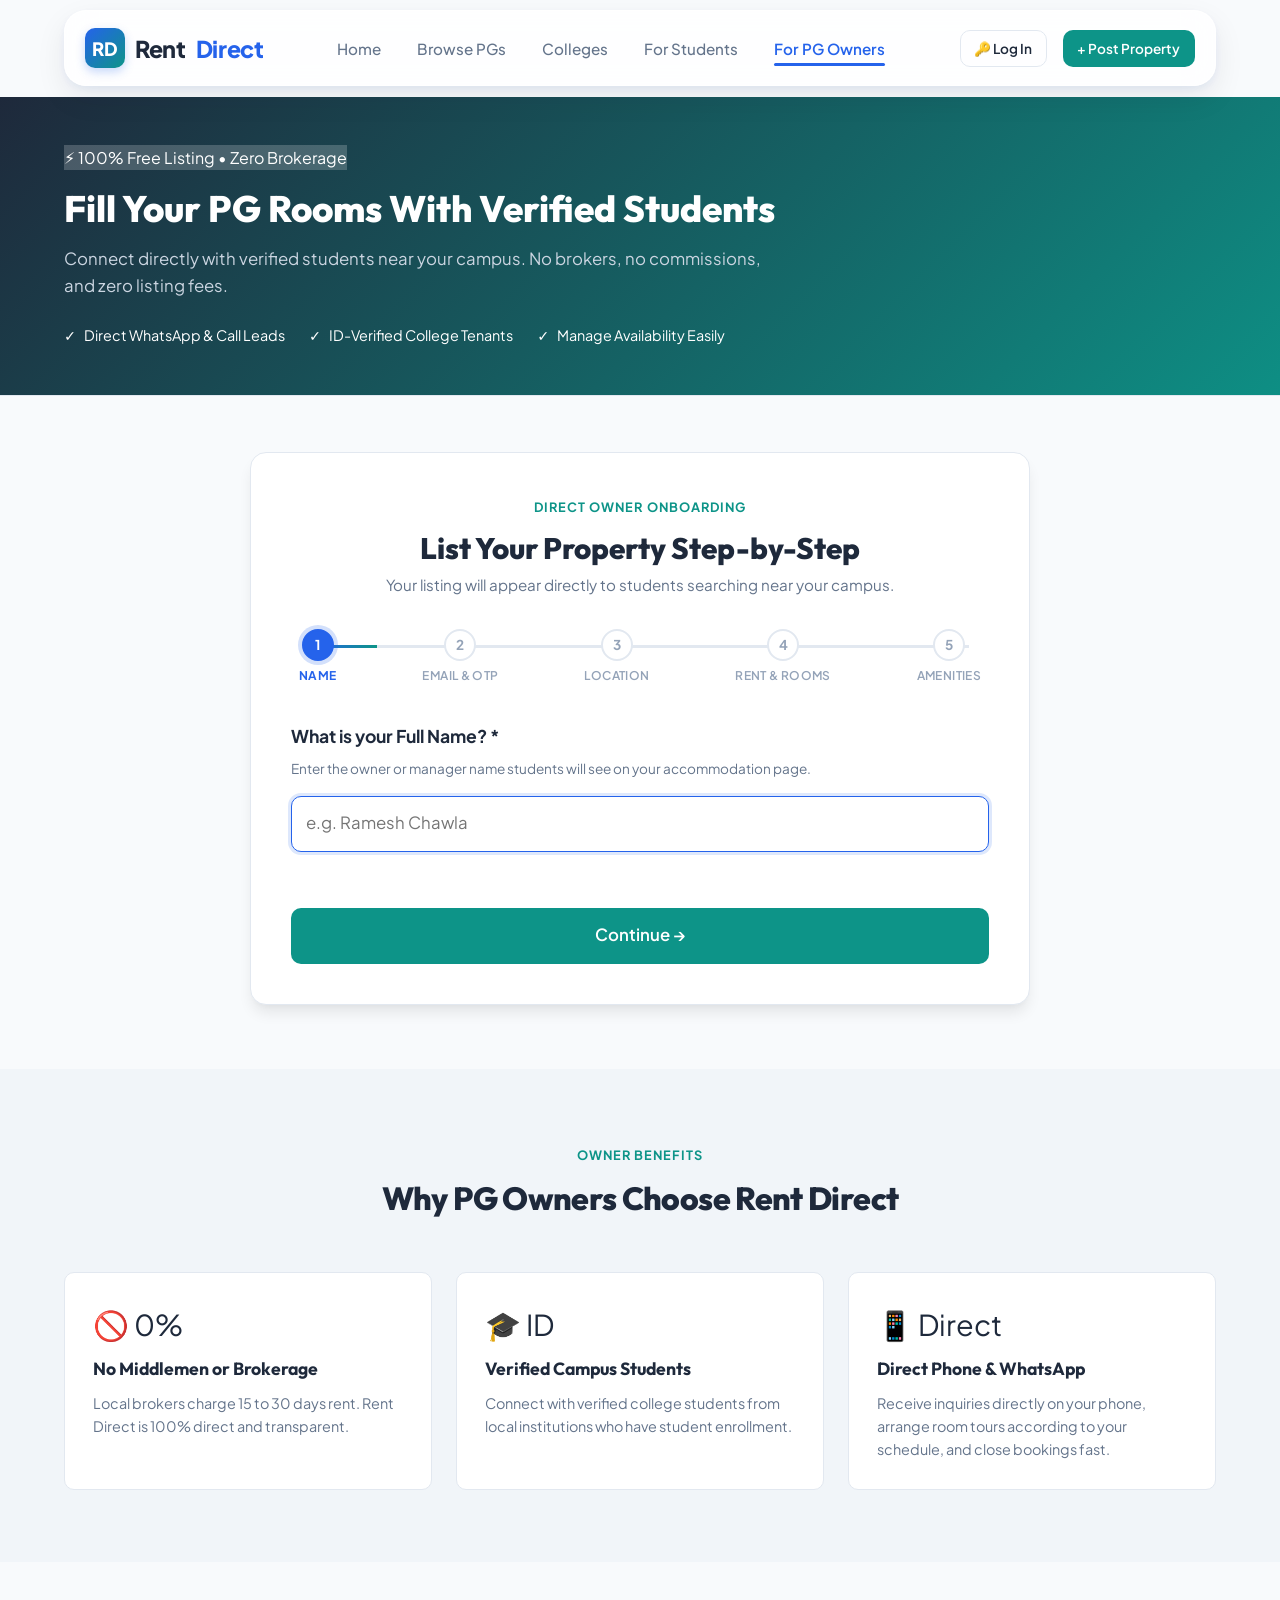
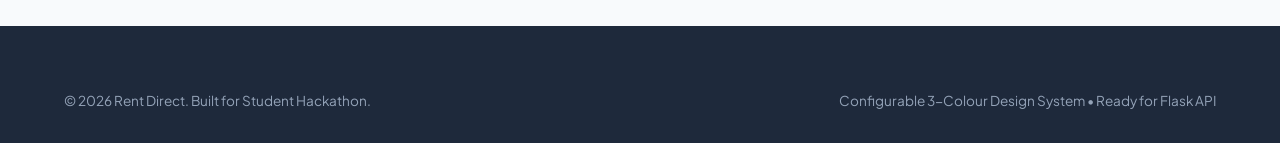
<file: owner-register.html>
<!DOCTYPE html>
<html lang="en">
<head>
  <meta charset="UTF-8">
  <meta name="viewport" content="width=device-width, initial-scale=1.0">
  <title>Rent Direct | PG Owner Registration</title>
  <meta name="description" content="List your student PG step-by-step for free. Connect directly with college students with zero brokerage.">
  <link rel="stylesheet" href="css/style.css">
  <link rel="preconnect" href="https://fonts.googleapis.com">
  <link rel="preconnect" href="https://fonts.gstatic.com" crossorigin>
  <link href="https://fonts.googleapis.com/css2?family=Outfit:wght@500;600;700;800&family=Plus+Jakarta+Sans:wght@400;500;600;700;800&display=swap" rel="stylesheet">
  <style>
    .owner-hero-banner {
      background: linear-gradient(135deg, rgba(30, 41, 59, 0.95), rgba(13, 148, 136, 0.95)), #1e293b;
      color: #fff;
      padding: 3rem 0;
      border-bottom: 1px solid var(--border-color);
    }
  </style>
</head>
<body>

  <!-- ==========================================
       HEADER & NAVIGATION (Un-congested, Clean)
       ========================================== -->
  <header class="site-header">
    <div class="container">
      <nav class="navbar">
        <a href="index.html" class="brand-logo">
          <div class="brand-logo-icon">RD</div>
          Rent <span>Direct</span>
        </a>

        <!-- Clean, Spacious Navigation Links -->
        <ul class="nav-links">
          <li><a href="index.html" class="nav-link">Home</a></li>
          <li><a href="listings.html" class="nav-link">Browse PGs</a></li>
          <li><a href="index.html#colleges" class="nav-link">Colleges</a></li>
          <li><a href="student-register.html" class="nav-link">For Students</a></li>
          <li><a href="owner-register.html" class="nav-link active">For PG Owners</a></li>
        </ul>

        <div class="nav-actions">
          <a href="#owner-wizard-card" class="btn btn-secondary btn-sm">+ Post Property</a>
          <button class="mobile-toggle" aria-label="Toggle navigation">☰</button>
        </div>
      </nav>
    </div>
  </header>

  <!-- ==========================================
       OWNER HERO BANNER
       ========================================== -->
  <section class="owner-hero-banner">
    <div class="container">
      <div style="max-width: 720px;">
        <span class="active-badge-pill" style="background: rgba(255,255,255,0.2); color: #fff; margin-bottom: 1rem; display: inline-block;">
          ⚡ 100% Free Listing • Zero Brokerage
        </span>
        <h1 style="font-size: 2.3rem; font-weight: 800; line-height: 1.25; margin-bottom: 0.85rem;">
          Fill Your PG Rooms With Verified Students
        </h1>
        <p style="font-size: 1.05rem; color: #cbd5e1; line-height: 1.6; margin-bottom: 1.5rem;">
          Connect directly with verified students near your campus. No brokers, no commissions, and zero listing fees.
        </p>
        <div style="display: flex; gap: 1.5rem; flex-wrap: wrap;">
          <div style="display: flex; align-items: center; gap: 0.5rem; font-size: 0.9rem;">
            <span>✓</span> Direct WhatsApp & Call Leads
          </div>
          <div style="display: flex; align-items: center; gap: 0.5rem; font-size: 0.9rem;">
            <span>✓</span> ID-Verified College Tenants
          </div>
          <div style="display: flex; align-items: center; gap: 0.5rem; font-size: 0.9rem;">
            <span>✓</span> Manage Availability Easily
          </div>
        </div>
      </div>
    </div>
  </section>

  <!-- ==========================================
       OWNER ONBOARDING & LISTING STEP-BY-STEP WIZARD
       ========================================== -->
  <main class="container" style="margin-bottom: 4rem;" id="owner-wizard-card">
    <div class="auth-container" style="max-width: 780px;">
      
      <!-- Header -->
      <div class="auth-header">
        <span class="section-tag">Direct Owner Onboarding</span>
        <h2 id="owner-wizard-heading" style="font-size: 1.85rem; font-weight: 800; color: var(--brand-neutral);">
          List Your Property Step-by-Step
        </h2>
        <p id="owner-wizard-subheading" style="color: var(--text-secondary); font-size: 0.95rem;">
          Your listing will appear directly to students searching near your campus.
        </p>
      </div>

      <!-- Step Progress Bar -->
      <div class="wizard-progress-bar" id="owner-progress-bar">
        <div class="wizard-progress-line">
          <div class="wizard-progress-fill" id="owner-progress-fill" style="width: 10%;"></div>
        </div>

        <div class="wizard-step-node active" id="owner-node-1">
          <div class="wizard-node-circle">1</div>
          <span class="wizard-node-label">Name</span>
        </div>

        <div class="wizard-step-node" id="owner-node-2">
          <div class="wizard-node-circle">2</div>
          <span class="wizard-node-label">Email & OTP</span>
        </div>

        <div class="wizard-step-node" id="owner-node-3">
          <div class="wizard-node-circle">3</div>
          <span class="wizard-node-label">Location</span>
        </div>

        <div class="wizard-step-node" id="owner-node-4">
          <div class="wizard-node-circle">4</div>
          <span class="wizard-node-label">Rent & Rooms</span>
        </div>

        <div class="wizard-step-node" id="owner-node-5">
          <div class="wizard-node-circle">5</div>
          <span class="wizard-node-label">Amenities</span>
        </div>
      </div>

      <!-- SUCCESS COMPLETION SCREEN -->
      <div id="owner-success-card" style="display: none; text-align: center; padding: 2.5rem 1rem;">
        <div style="font-size: 3.5rem; margin-bottom: 1rem;">⏳</div>
        <h2 style="font-size: 1.7rem; font-weight: 800; color: var(--brand-neutral); margin-bottom: 0.5rem;">
          Listing Submitted for Admin Verification!
        </h2>
        <div style="display: inline-block; background: #fef3c7; color: #92400e; padding: 0.35rem 0.9rem; border-radius: var(--radius-full); font-weight: 700; font-size: 0.85rem; margin-bottom: 1rem;">
          Status: ⏳ Under Verification Review
        </div>
        <p id="owner-success-desc" style="color: var(--text-secondary); margin-bottom: 2rem; font-size: 1rem; max-width: 540px; margin-left: auto; margin-right: auto; line-height: 1.6;">
          Your accommodation details have been sent to our backend queue. The Rent Direct verification team will send you a campus inspection date range to physically verify your facilities (Wi-Fi, 3 meals, AC backup) before granting the Verified Badge.
        </p>
        <div style="display: flex; gap: 1rem; justify-content: center; flex-wrap: wrap;">
          <a id="view-listing-btn" href="listings.html" class="btn btn-primary btn-lg">
            Preview Your Pending Listing →
          </a>
          <button onclick="window.location.reload()" class="btn btn-outline btn-lg">
            List Another Property
          </button>
        </div>
      </div>

      <!-- WIZARD FORM -->
      <form id="owner-listing-form">

        <!-- ==========================================
             STEP 1: OWNER FULL NAME ONLY
             ========================================== -->
        <div class="wizard-step active" id="owner-step-1">
          <div style="margin-bottom: 1.5rem;">
            <label for="owner-name" style="font-size: 1.1rem; font-weight: 700; color: var(--brand-neutral); display: block; margin-bottom: 0.5rem;">
              What is your Full Name? *
            </label>
            <p style="color: var(--text-secondary); font-size: 0.85rem; margin-bottom: 1rem;">
              Enter the owner or manager name students will see on your accommodation page.
            </p>
            <input 
              type="text" 
              id="owner-name" 
              class="form-control" 
              placeholder="e.g. Ramesh Chawla" 
              style="font-size: 1.05rem; padding: 0.85rem;" 
              autofocus 
              required 
            />
            <div id="owner-name-error" style="color: var(--status-danger); font-size: 0.85rem; margin-top: 0.4rem; display: none;">
              ⚠️ Please enter your name to continue.
            </div>
          </div>

          <button type="button" id="btn-owner-to-2" class="btn btn-secondary btn-block btn-lg" style="margin-top: 2rem;">
            Continue →
          </button>
        </div>

        <!-- ==========================================
             STEP 2: EMAIL & OTP VERIFICATION (Always 123456)
             ========================================== -->
        <div class="wizard-step" id="owner-step-2">
          
          <!-- Sub-view 2A: Enter Email -->
          <div id="owner-email-entry-view">
            <div style="margin-bottom: 1.5rem;">
              <label for="owner-email" style="font-size: 1.1rem; font-weight: 700; color: var(--brand-neutral); display: block; margin-bottom: 0.5rem;">
                Your Email Address *
              </label>
              <p style="color: var(--text-secondary); font-size: 0.85rem; margin-bottom: 1rem;">
                We will send an OTP code to verify your owner account.
              </p>
              <input 
                type="email" 
                id="owner-email" 
                class="form-control" 
                placeholder="e.g. ramesh.pg@example.com" 
                style="font-size: 1.05rem; padding: 0.85rem;" 
                required 
              />
              <div id="owner-email-error" style="color: var(--status-danger); font-size: 0.85rem; margin-top: 0.4rem; display: none;">
                ⚠️ Please enter a valid email address.
              </div>
            </div>

            <div class="wizard-nav-btns">
              <button type="button" id="btn-owner-back-to-1" class="btn btn-outline">
                ← Back
              </button>
              <button type="button" id="btn-owner-send-otp" class="btn btn-secondary">
                Send Verification Code →
              </button>
            </div>
          </div>

          <!-- Sub-view 2B: Enter OTP -->
          <div id="owner-otp-entry-view" style="display: none;">
            <div class="otp-box-wrapper">
              <div style="font-size: 1.8rem; margin-bottom: 0.5rem;">📩</div>
              <h3 style="font-size: 1.15rem; font-weight: 800; color: var(--brand-neutral); margin-bottom: 0.35rem;">
                Enter 6-Digit Owner OTP
              </h3>
              <p style="font-size: 0.9rem; color: var(--text-secondary); margin-bottom: 0.6rem;">
                Verification code sent to <strong id="owner-display-target-email">your email</strong>
              </p>
              <div class="otp-hint-badge">
                ⚡ Test OTP: <strong>123456</strong>
              </div>

              <div style="margin-top: 1.25rem;">
                <input 
                  type="text" 
                  id="owner-otp" 
                  class="otp-digit-input" 
                  placeholder="123456" 
                  maxlength="6" 
                  autocomplete="one-time-code"
                />
                <div id="owner-otp-error" style="color: var(--status-danger); font-size: 0.85rem; margin-top: 0.5rem; display: none;">
                  ❌ Incorrect OTP. Please enter <strong>123456</strong> for demo verification.
                </div>
                <div id="owner-otp-success" style="color: var(--status-success); font-size: 0.9rem; margin-top: 0.5rem; font-weight: 700; display: none;">
                  ✓ Owner email verified successfully!
                </div>
              </div>

              <button type="button" id="btn-owner-change-email" class="btn btn-ghost btn-sm" style="margin-top: 0.75rem; color: var(--brand-secondary);">
                ✏️ Change Email Address
              </button>
            </div>

            <div class="wizard-nav-btns">
              <button type="button" id="btn-owner-back-to-email" class="btn btn-outline">
                ← Back
              </button>
              <button type="button" id="btn-owner-verify-otp" class="btn btn-secondary">
                Verify & Continue →
              </button>
            </div>
          </div>

        </div>

        <!-- ==========================================
             STEP 3: CONTACT & PROPERTY LOCATION
             ========================================== -->
        <div class="wizard-step" id="owner-step-3">
          <div style="margin-bottom: 1.5rem;">
            <h3 style="font-size: 1.15rem; font-weight: 700; color: var(--brand-neutral); margin-bottom: 0.35rem;">
              Contact & Campus Proximity
            </h3>
            <p style="color: var(--text-secondary); font-size: 0.85rem; margin-bottom: 1.25rem;">
              Provide direct contact details and the nearest campus for student matching.
            </p>

            <!-- Direct Phone -->
            <div class="form-field">
              <label for="owner-phone">Direct Mobile / WhatsApp Number *</label>
              <input 
                type="tel" 
                id="owner-phone" 
                class="form-control" 
                placeholder="e.g. 9810123456" 
                pattern="[0-9]{10}" 
                maxlength="10" 
                required 
              />
              <div class="field-hint">Students will contact this number directly via Call & WhatsApp.</div>
            </div>

            <!-- College Selection (Not showing 'in Faridabad') -->
            <div class="form-field">
              <label for="prop-college">Nearest College / University *</label>
              <select id="prop-college" class="form-control" style="font-size: 1rem; padding: 0.75rem;" required>
                <option value="">Select Nearest College</option>
                <option value="mriirs">Manav Rachna (MRIIRS / MRU)</option>
                <option value="ymca">J.C. Bose UST (YMCA)</option>
                <option value="lingayas">Lingaya's Vidyapeeth</option>
                <option value="echelon">Echelon Institute of Technology</option>
                <option value="alfalah">Al-Falah University</option>
                <option value="davim">DAV Institute of Management</option>
                <option value="other">Other College / University</option>
              </select>
            </div>

            <!-- Custom College Name Input (if Other selected) -->
            <div class="form-field" id="custom-owner-college-box" style="display: none;">
              <label for="prop-custom-college">Type College Name *</label>
              <input type="text" id="prop-custom-college" class="form-control" placeholder="e.g. Nearby University or Institute" />
            </div>

            <div class="form-field">
              <label for="prop-distance">Distance from Campus Gate *</label>
              <input 
                type="text" 
                id="prop-distance" 
                class="form-control" 
                placeholder="e.g. 350m from Gate 2 / 5 mins walk" 
                required 
              />
            </div>

            <div class="form-field">
              <label for="prop-address">Full Property Address *</label>
              <input 
                type="text" 
                id="prop-address" 
                class="form-control" 
                placeholder="e.g. Plot 82, Sector 43, Surajkund Road, Faridabad" 
                required 
              />
            </div>

            <div id="owner-step-3-error" style="color: var(--status-danger); font-size: 0.85rem; margin-top: 0.5rem; display: none;">
              ⚠️ Please fill in all required location details to proceed.
            </div>
          </div>

          <div class="wizard-nav-btns">
            <button type="button" id="btn-owner-back-to-2" class="btn btn-outline">
              ← Back
            </button>
            <button type="button" id="btn-owner-to-4" class="btn btn-secondary">
              Continue →
            </button>
          </div>
        </div>

        <!-- ==========================================
             STEP 4: PRICING & ROOM SPECIFICATIONS
             ========================================== -->
        <div class="wizard-step" id="owner-step-4">
          <div style="margin-bottom: 1.5rem;">
            <h3 style="font-size: 1.15rem; font-weight: 700; color: var(--brand-neutral); margin-bottom: 0.35rem;">
              Pricing & Room Types
            </h3>
            <p style="color: var(--text-secondary); font-size: 0.85rem; margin-bottom: 1.25rem;">
              Set your title, rent, and who can stay at your accommodation.
            </p>

            <div class="form-field">
              <label for="prop-title">Listing Title *</label>
              <input 
                type="text" 
                id="prop-title" 
                class="form-control" 
                placeholder="e.g. Aravali Heights Student Living" 
                required 
              />
            </div>

            <div class="form-grid-2">
              <div class="form-field">
                <label for="prop-gender">Allowed Tenant Gender *</label>
                <select id="prop-gender" class="form-control" required>
                  <option value="boys">Boys PG Only</option>
                  <option value="girls">Girls PG Only</option>
                  <option value="unisex">Co-Ed / Unisex PG</option>
                </select>
              </div>

              <div class="form-field">
                <label for="prop-price">Monthly Rent Starts From (₹) *</label>
                <input 
                  type="number" 
                  id="prop-price" 
                  class="form-control" 
                  placeholder="e.g. 7500" 
                  min="2000" 
                  max="50000" 
                  required 
                />
              </div>
            </div>

            <div class="form-grid-2">
              <div class="form-field">
                <label for="prop-mess-charge">Monthly Mess Charge (₹) *</label>
                <input type="number" id="prop-mess-charge" class="form-control" min="0" step="50" value="2500" required />
              </div>
              <div class="form-field">
                <label for="prop-maintenance-charge">Monthly Maintenance (₹) *</label>
                <input type="number" id="prop-maintenance-charge" class="form-control" min="0" step="50" value="500" required />
              </div>
            </div>
            <p class="field-hint" style="margin-top: -0.5rem; margin-bottom: 1rem;">These fixed monthly charges are shown as owner-stated until Rent Direct reviews the listing.</p>

            <div class="form-field">
              <label>Available Room Configurations *</label>
              <div class="checkbox-group">
                <label class="checkbox-label">
                  <input type="checkbox" name="roomType" value="Single Room" checked> Single Room
                </label>
                <label class="checkbox-label">
                  <input type="checkbox" name="roomType" value="Double Sharing" checked> Double Sharing
                </label>
                <label class="checkbox-label">
                  <input type="checkbox" name="roomType" value="Triple Sharing"> Triple Sharing
                </label>
              </div>
            </div>

            <div id="owner-step-4-error" style="color: var(--status-danger); font-size: 0.85rem; margin-top: 0.5rem; display: none;">
              ⚠️ Please enter a listing title and valid starting monthly rent.
            </div>
          </div>

          <div class="wizard-nav-btns">
            <button type="button" id="btn-owner-back-to-3" class="btn btn-outline">
              ← Back
            </button>
            <button type="button" id="btn-owner-to-5" class="btn btn-secondary">
              Continue →
            </button>
          </div>
        </div>

        <!-- ==========================================
             STEP 5: AMENITIES, RULES & PHOTOS
             ========================================== -->
        <div class="wizard-step" id="owner-step-5">
          <div style="margin-bottom: 1.5rem;">
            <h3 style="font-size: 1.15rem; font-weight: 700; color: var(--brand-neutral); margin-bottom: 0.35rem;">
              Amenities, Rules & Photos
            </h3>
            <p style="color: var(--text-secondary); font-size: 0.85rem; margin-bottom: 1.25rem;">
              Showcase the facilities that make your PG comfortable and secure.
            </p>

            <div class="form-field">
              <label>Select Included Amenities</label>
              <div class="checkbox-group">
                <label class="checkbox-label">
                  <input type="checkbox" name="amenity" value="Wi-Fi" checked> High-Speed Wi-Fi
                </label>
                <label class="checkbox-label">
                  <input type="checkbox" name="amenity" value="3 Times Meals" checked> 3 Times Meals
                </label>
                <label class="checkbox-label">
                  <input type="checkbox" name="amenity" value="Air Conditioner (AC)" checked> AC Installed
                </label>
                <label class="checkbox-label">
                  <input type="checkbox" name="amenity" value="Attached Washroom" checked> Attached Washroom
                </label>
                <label class="checkbox-label">
                  <input type="checkbox" name="amenity" value="Power Backup" checked> 24x7 Power Backup
                </label>
                <label class="checkbox-label">
                  <input type="checkbox" name="amenity" value="RO Water" checked> RO Water
                </label>
                <label class="checkbox-label">
                  <input type="checkbox" name="amenity" value="Washing Machine"> Washing Machine
                </label>
                <label class="checkbox-label">
                  <input type="checkbox" name="amenity" value="CCTV Security"> CCTV Security
                </label>
                <label class="checkbox-label">
                  <input type="checkbox" name="amenity" value="Study Table"> Study Table
                </label>
              </div>
            </div>

            <div class="form-field">
              <label for="prop-rules">House Rules & Gate Timings</label>
              <input 
                type="text" 
                id="prop-rules" 
                class="form-control" 
                placeholder="e.g. Gate closes at 10:00 PM. Visitors allowed in lounge only." 
              />
            </div>

            <div class="form-field">
              <label for="prop-desc">Property Description</label>
              <textarea 
                id="prop-desc" 
                class="form-control" 
                rows="3" 
                placeholder="Describe room furnishings, cleanliness, meal timings, and security..."
              ></textarea>
            </div>

            <div class="form-field">
              <label for="prop-image">Photo URL (Optional)</label>
              <input 
                type="url" 
                id="prop-image" 
                class="form-control" 
                placeholder="https://images.unsplash.com/photo-..." 
              />
              <div class="field-hint">Leave blank to use an aesthetic default student accommodation photo.</div>
            </div>
          </div>

          <div class="wizard-nav-btns">
            <button type="button" id="btn-owner-back-to-4" class="btn btn-outline">
              ← Back
            </button>
            <button type="submit" id="owner-submit-btn" class="btn btn-secondary btn-lg">
              Publish Listing on Rent Direct 🎉
            </button>
          </div>
        </div>

      </form>
    </div>
  </main>

  <!-- ==========================================
       OWNER BENEFITS & GUIDELINES
       ========================================== -->
  <section class="section-wrapper alt-bg" id="guidelines">
    <div class="container">
      <div class="section-header">
        <span class="section-tag">Owner Benefits</span>
        <h2 class="section-title">Why PG Owners Choose Rent Direct</h2>
      </div>

      <div style="display: grid; grid-template-columns: repeat(auto-fit, minmax(280px, 1fr)); gap: 1.5rem;">
        <div style="background: #fff; padding: 1.75rem; border-radius: var(--radius-md); border: 1px solid var(--border-color);">
          <div style="font-size: 1.8rem; margin-bottom: 0.5rem;">🚫 0%</div>
          <h4 style="font-size: 1.1rem; font-weight: 700; color: var(--brand-neutral); margin-bottom: 0.5rem;">No Middlemen or Brokerage</h4>
          <p style="font-size: 0.9rem; color: var(--text-secondary);">
            Local brokers charge 15 to 30 days rent. Rent Direct is 100% direct and transparent.
          </p>
        </div>

        <div style="background: #fff; padding: 1.75rem; border-radius: var(--radius-md); border: 1px solid var(--border-color);">
          <div style="font-size: 1.8rem; margin-bottom: 0.5rem;">🎓 ID</div>
          <h4 style="font-size: 1.1rem; font-weight: 700; color: var(--brand-neutral); margin-bottom: 0.5rem;">Verified Campus Students</h4>
          <p style="font-size: 0.9rem; color: var(--text-secondary);">
            Connect with verified college students from local institutions who have student enrollment.
          </p>
        </div>

        <div style="background: #fff; padding: 1.75rem; border-radius: var(--radius-md); border: 1px solid var(--border-color);">
          <div style="font-size: 1.8rem; margin-bottom: 0.5rem;">📱 Direct</div>
          <h4 style="font-size: 1.1rem; font-weight: 700; color: var(--brand-neutral); margin-bottom: 0.5rem;">Direct Phone & WhatsApp</h4>
          <p style="font-size: 0.9rem; color: var(--text-secondary);">
            Receive inquiries directly on your phone, arrange room tours according to your schedule, and close bookings fast.
          </p>
        </div>
      </div>
    </div>
  </section>

  <!-- ==========================================
       FOOTER
       ========================================== -->
  <footer class="site-footer">
    <div class="container">
      <div class="footer-bottom" style="border-top: none; padding-top: 0;">
        <div>&copy; 2026 Rent Direct. Built for Student Hackathon.</div>
        <div>Configurable 3-Colour Design System • Ready for Flask API</div>
      </div>
    </div>
  </footer>

  <!-- Scripts -->
  <script src="js/config.js"></script>
  <script src="js/mock-data.js"></script>
  <script src="js/api.js"></script>
  <script src="js/app.js"></script>

  <script>
    // State Tracking
    let ownerCurrentStep = 1;
    let isOwnerEmailVerified = false;

    const ownerProgressFill = document.getElementById('owner-progress-fill');
    const ownerNodes = [
      document.getElementById('owner-node-1'),
      document.getElementById('owner-node-2'),
      document.getElementById('owner-node-3'),
      document.getElementById('owner-node-4'),
      document.getElementById('owner-node-5')
    ];

    function setOwnerStep(step) {
      ownerCurrentStep = step;

      // Update wizard steps visibility
      document.querySelectorAll('#owner-listing-form .wizard-step').forEach((el, index) => {
        el.classList.toggle('active', index + 1 === step);
      });

      // Update progress bar
      const percentages = [10, 32, 55, 78, 100];
      if (ownerProgressFill) ownerProgressFill.style.width = percentages[step - 1] + '%';

      ownerNodes.forEach((node, idx) => {
        if (!node) return;
        node.classList.remove('active', 'completed');
        if (idx + 1 === step) {
          node.classList.add('active');
        } else if (idx + 1 < step) {
          node.classList.add('completed');
        }
      });

      window.scrollTo({ top: document.getElementById('owner-wizard-card').offsetTop - 80, behavior: 'smooth' });
    }

    // Toggle custom college input if 'Other' selected
    document.getElementById('prop-college').addEventListener('change', (e) => {
      const customBox = document.getElementById('custom-owner-college-box');
      if (customBox) {
        customBox.style.display = (e.target.value === 'other') ? 'block' : 'none';
      }
    });

    // STEP 1 -> STEP 2 (Name only)
    document.getElementById('btn-owner-to-2').addEventListener('click', () => {
      const nameInput = document.getElementById('owner-name');
      const nameError = document.getElementById('owner-name-error');
      const val = (nameInput.value || '').trim();

      if (!val || val.length < 2) {
        nameError.style.display = 'block';
        nameInput.focus();
        return;
      }
      nameError.style.display = 'none';
      setOwnerStep(2);
    });

    // STEP 2: Send OTP via Centralized API Service
    document.getElementById('btn-owner-send-otp').addEventListener('click', async () => {
      const emailInput = document.getElementById('owner-email');
      const emailError = document.getElementById('owner-email-error');
      const val = (emailInput.value || '').trim();

      if (!val || !val.includes('@') || !val.includes('.')) {
        emailError.style.display = 'block';
        emailInput.focus();
        return;
      }
      emailError.style.display = 'none';

      // Centralized API call
      await RentDirectAPI.sendOtp(val, 'owner');

      document.getElementById('owner-display-target-email').textContent = val;
      document.getElementById('owner-email-entry-view').style.display = 'none';
      document.getElementById('owner-otp-entry-view').style.display = 'block';

      const otpInput = document.getElementById('owner-otp');
      otpInput.value = '';
      otpInput.focus();
    });

    // STEP 2: Change Email
    document.getElementById('btn-owner-change-email').addEventListener('click', () => {
      document.getElementById('owner-otp-entry-view').style.display = 'none';
      document.getElementById('owner-email-entry-view').style.display = 'block';
      document.getElementById('owner-email').focus();
    });

    document.getElementById('btn-owner-back-to-email').addEventListener('click', () => {
      document.getElementById('owner-otp-entry-view').style.display = 'none';
      document.getElementById('owner-email-entry-view').style.display = 'block';
    });

    // STEP 2: Verify OTP via Centralized API Service
    document.getElementById('btn-owner-verify-otp').addEventListener('click', async () => {
      const email = (document.getElementById('owner-email').value || '').trim();
      const otpInput = document.getElementById('owner-otp');
      const otpError = document.getElementById('owner-otp-error');
      const otpSuccess = document.getElementById('owner-otp-success');
      const val = (otpInput.value || '').trim();

      // Centralized API call
      const result = await RentDirectAPI.verifyOtp(email, val);

      if (result.success) {
        isOwnerEmailVerified = true;
        otpError.style.display = 'none';
        otpSuccess.style.display = 'block';

        setTimeout(() => {
          setOwnerStep(3);
        }, 600);
      } else {
        otpError.style.display = 'block';
        otpSuccess.style.display = 'none';
        otpInput.focus();
      }
    });

    // Back to Step 1
    document.getElementById('btn-owner-back-to-1').addEventListener('click', () => {
      setOwnerStep(1);
    });

    // STEP 3 -> STEP 4 (Contact & Location)
    document.getElementById('btn-owner-to-4').addEventListener('click', () => {
      const phoneInput = document.getElementById('owner-phone');
      const collegeSelect = document.getElementById('prop-college');
      const customCollege = document.getElementById('prop-custom-college');
      const distInput = document.getElementById('prop-distance');
      const addrInput = document.getElementById('prop-address');
      const err = document.getElementById('owner-step-3-error');

      const phoneVal = (phoneInput.value || '').trim();
      if (!phoneVal || phoneVal.length < 10) {
        err.textContent = '⚠️ Please enter a valid 10-digit mobile number.';
        err.style.display = 'block';
        phoneInput.focus();
        return;
      }

      if (!collegeSelect.value) {
        err.textContent = '⚠️ Please select the nearest college/university.';
        err.style.display = 'block';
        collegeSelect.focus();
        return;
      }

      if (collegeSelect.value === 'other' && !customCollege.value.trim()) {
        err.textContent = '⚠️ Please enter the college name.';
        err.style.display = 'block';
        customCollege.focus();
        return;
      }

      if (!distInput.value.trim() || !addrInput.value.trim()) {
        err.textContent = '⚠️ Please provide distance and full address.';
        err.style.display = 'block';
        distInput.focus();
        return;
      }

      err.style.display = 'none';
      setOwnerStep(4);
    });

    // Back to Step 2
    document.getElementById('btn-owner-back-to-2').addEventListener('click', () => {
      setOwnerStep(2);
    });

    // STEP 4 -> STEP 5 (Rent & Specifications)
    document.getElementById('btn-owner-to-5').addEventListener('click', () => {
      const titleInput = document.getElementById('prop-title');
      const priceInput = document.getElementById('prop-price');
      const err = document.getElementById('owner-step-4-error');

      if (!titleInput.value.trim()) {
        err.textContent = '⚠️ Please enter a listing title for your accommodation.';
        err.style.display = 'block';
        titleInput.focus();
        return;
      }

      const priceVal = parseInt(priceInput.value, 10);
      if (isNaN(priceVal) || priceVal < 1000) {
        err.textContent = '⚠️ Please enter a valid starting monthly rent.';
        err.style.display = 'block';
        priceInput.focus();
        return;
      }

      err.style.display = 'none';
      setOwnerStep(5);
    });

    // Back to Step 3
    document.getElementById('btn-owner-back-to-3').addEventListener('click', () => {
      setOwnerStep(3);
    });

    // Back to Step 4
    document.getElementById('btn-owner-back-to-4').addEventListener('click', () => {
      setOwnerStep(4);
    });

    // FINAL SUBMIT (Step 5)
    document.getElementById('owner-listing-form').addEventListener('submit', async (e) => {
      e.preventDefault();
      const submitBtn = document.getElementById('owner-submit-btn');
      submitBtn.disabled = true;
      submitBtn.textContent = 'Publishing listing...';

      const selectedAmenities = Array.from(document.querySelectorAll('input[name="amenity"]:checked')).map(c => c.value);
      const selectedRoomTypes = Array.from(document.querySelectorAll('input[name="roomType"]:checked')).map(c => c.value);
      
      const collegeSelect = document.getElementById('prop-college');
      const customCollege = document.getElementById('prop-custom-college')?.value.trim();
      const collegeName = (collegeSelect.value === 'other' && customCollege)
        ? customCollege
        : (collegeSelect.options[collegeSelect.selectedIndex]?.text || 'Nearby College');

      const customImg = document.getElementById('prop-image').value.trim();
      const images = customImg 
        ? [customImg, 'https://images.unsplash.com/photo-1555854877-bab0e564b8d5?auto=format&fit=crop&w=800&q=80']
        : [
            'https://images.unsplash.com/photo-1595526114035-0d45ed16cfbf?auto=format&fit=crop&w=800&q=80',
            'https://images.unsplash.com/photo-1522771739844-6a9f6d5f14af?auto=format&fit=crop&w=800&q=80'
          ];

      const propertyData = {
        title: document.getElementById('prop-title').value.trim(),
        collegeId: collegeSelect.value,
        collegeName: collegeName,
        distanceToCollege: document.getElementById('prop-distance').value.trim(),
        address: document.getElementById('prop-address').value.trim(),
        gender: document.getElementById('prop-gender').value,
        price: parseInt(document.getElementById('prop-price').value, 10),
        messCharge: parseInt(document.getElementById('prop-mess-charge').value, 10),
        maintenanceCharge: parseInt(document.getElementById('prop-maintenance-charge').value, 10),
        roomTypes: selectedRoomTypes.length > 0 ? selectedRoomTypes : ['Single', 'Double Sharing'],
        amenities: selectedAmenities,
        rules: document.getElementById('prop-rules').value.trim() || 'Gate closes at 10:00 PM. No loud noise after 11 PM.',
        description: document.getElementById('prop-desc').value.trim() || 'Clean, comfortable student accommodation close to campus.',
        images: images,
        owner: {
          name: document.getElementById('owner-name').value.trim(),
          phone: document.getElementById('owner-phone').value.trim(),
          email: document.getElementById('owner-email').value.trim(),
          verified: true
        }
      };

      try {
        await RentDirectAPI.registerOwner(propertyData.owner);
        const result = await RentDirectAPI.createProperty(propertyData);
        RentDirectUI.showToast('Listing published successfully!', 'success');

        // Hide form and progress
        document.getElementById('owner-listing-form').style.display = 'none';
        document.getElementById('owner-progress-bar').style.display = 'none';
        document.getElementById('owner-wizard-heading').textContent = 'Submitted for Verification';
        document.getElementById('owner-wizard-subheading').textContent = 'Admin notification sent. Property is currently under review.';

        const successCard = document.getElementById('owner-success-card');
        const viewListingBtn = document.getElementById('view-listing-btn');

        if (result.property?.id) {
          viewListingBtn.href = `property-details.html?id=${result.property.id}`;
        }
        successCard.style.display = 'block';
        window.scrollTo({ top: document.getElementById('owner-wizard-card').offsetTop - 80, behavior: 'smooth' });
      } catch (err) {
        console.error('Failed to create listing', err);
        RentDirectUI.showToast('Failed to publish listing. Please try again.', 'danger');
        submitBtn.disabled = false;
        submitBtn.textContent = 'Publish Listing on Rent Direct 🎉';
      }
    });
  </script>
</body>
</html>
</file>
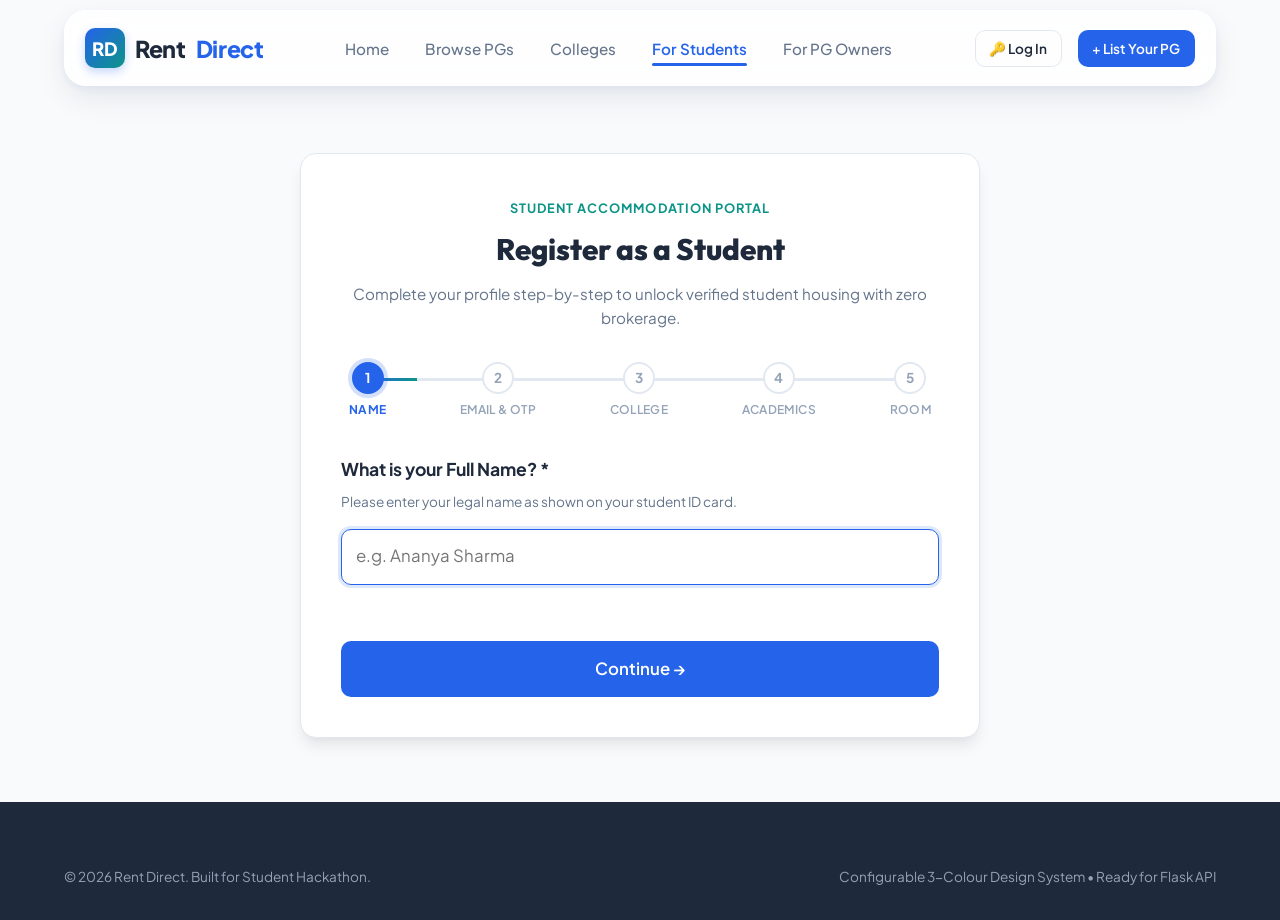
<file: student-register.html>
<!DOCTYPE html>
<html lang="en">
<head>
  <meta charset="UTF-8">
  <meta name="viewport" content="width=device-width, initial-scale=1.0">
  <title>Rent Direct | Student Registration</title>
  <meta name="description" content="Register as a student step-by-step to find verified PGs near your college with zero brokerage.">
  <link rel="stylesheet" href="css/style.css">
  <link rel="preconnect" href="https://fonts.googleapis.com">
  <link rel="preconnect" href="https://fonts.gstatic.com" crossorigin>
  <link href="https://fonts.googleapis.com/css2?family=Outfit:wght@500;600;700;800&family=Plus+Jakarta+Sans:wght@400;500;600;700;800&display=swap" rel="stylesheet">
</head>
<body>

  <!-- ==========================================
       HEADER & NAVIGATION (Un-congested, Clean)
       ========================================== -->
  <header class="site-header">
    <div class="container">
      <nav class="navbar">
        <a href="index.html" class="brand-logo">
          <div class="brand-logo-icon">RD</div>
          Rent <span>Direct</span>
        </a>

        <!-- Clean, Spacious Navigation Links -->
        <ul class="nav-links">
          <li><a href="index.html" class="nav-link">Home</a></li>
          <li><a href="listings.html" class="nav-link">Browse PGs</a></li>
          <li><a href="index.html#colleges" class="nav-link">Colleges</a></li>
          <li><a href="student-register.html" class="nav-link active">For Students</a></li>
          <li><a href="owner-register.html" class="nav-link">For PG Owners</a></li>
        </ul>

        <div class="nav-actions">
          <a href="owner-register.html" class="btn btn-primary btn-sm">+ List Your PG</a>
          <button class="mobile-toggle" aria-label="Toggle navigation">☰</button>
        </div>
      </nav>
    </div>
  </header>

  <!-- ==========================================
       STUDENT STEP-BY-STEP REGISTRATION WIZARD
       ========================================== -->
  <main class="container">
    <div class="auth-container">

      <!-- Header -->
      <div class="auth-header">
        <span class="section-tag">Student Accommodation Portal</span>
        <h1 id="wizard-heading">Register as a Student</h1>
        <p id="wizard-subheading" style="color: var(--text-secondary); font-size: 0.95rem;">
          Complete your profile step-by-step to unlock verified student housing with zero brokerage.
        </p>
      </div>

      <!-- Step Progress Bar -->
      <div class="wizard-progress-bar" id="wizard-progress-bar">
        <div class="wizard-progress-line">
          <div class="wizard-progress-fill" id="progress-fill" style="width: 10%;"></div>
        </div>

        <div class="wizard-step-node active" id="node-1">
          <div class="wizard-node-circle">1</div>
          <span class="wizard-node-label">Name</span>
        </div>

        <div class="wizard-step-node" id="node-2">
          <div class="wizard-node-circle">2</div>
          <span class="wizard-node-label">Email & OTP</span>
        </div>

        <div class="wizard-step-node" id="node-3">
          <div class="wizard-node-circle">3</div>
          <span class="wizard-node-label">College</span>
        </div>

        <div class="wizard-step-node" id="node-4">
          <div class="wizard-node-circle">4</div>
          <span class="wizard-node-label">Academics</span>
        </div>

        <div class="wizard-step-node" id="node-5">
          <div class="wizard-node-circle">5</div>
          <span class="wizard-node-label">Room</span>
        </div>
      </div>

      <!-- SUCCESS COMPLETION SCREEN -->
      <div id="reg-success-box" style="display: none; text-align: center; padding: 2.5rem 1rem;">
        <div style="font-size: 3.5rem; margin-bottom: 1rem;">🎉</div>
        <h2 style="font-size: 1.7rem; font-weight: 800; color: var(--brand-neutral); margin-bottom: 0.5rem;">
          Welcome to RentDirect!
        </h2>
        <p id="reg-success-msg" style="color: var(--text-secondary); margin-bottom: 2rem; font-size: 1.05rem;">
          Your student profile and email verification are complete.
        </p>
        <div style="display: flex; gap: 1rem; justify-content: center; flex-wrap: wrap;">
          <a id="reg-redirect-btn" href="listings.html" class="btn btn-primary btn-lg">
            Explore PGs Near Your College →
          </a>
          <a href="index.html" class="btn btn-outline btn-lg">
            Back to Home
          </a>
        </div>
      </div>

      <!-- FORM WIZARD STEPS -->
      <form id="student-reg-form">

        <!-- ==========================================
             STEP 1: FULL NAME ONLY (Marked 3)
             ========================================== -->
        <div class="wizard-step active" id="step-1">
          <div style="margin-bottom: 1.5rem;">
            <label for="std-name" style="font-size: 1.1rem; font-weight: 700; color: var(--brand-neutral); display: block; margin-bottom: 0.5rem;">
              What is your Full Name? *
            </label>
            <p style="color: var(--text-secondary); font-size: 0.85rem; margin-bottom: 1rem;">
              Please enter your legal name as shown on your student ID card.
            </p>
            <input 
              type="text" 
              id="std-name" 
              class="form-control" 
              placeholder="e.g. Ananya Sharma" 
              style="font-size: 1.05rem; padding: 0.85rem;" 
              autofocus 
              required 
            />
            <div id="name-error" style="color: var(--status-danger); font-size: 0.85rem; margin-top: 0.4rem; display: none;">
              ⚠️ Please enter your name to continue.
            </div>
          </div>

          <button type="button" id="btn-to-step-2" class="btn btn-primary btn-block btn-lg" style="margin-top: 2rem;">
            Continue →
          </button>
        </div>

        <!-- ==========================================
             STEP 2: EMAIL & OTP VERIFICATION (Marked 4)
             ========================================== -->
        <div class="wizard-step" id="step-2">
          
          <!-- Sub-view 2A: Enter Email -->
          <div id="email-entry-view">
            <div style="margin-bottom: 1.5rem;">
              <label for="std-email" style="font-size: 1.1rem; font-weight: 700; color: var(--brand-neutral); display: block; margin-bottom: 0.5rem;">
                Your College or Personal Email Address *
              </label>
              <p style="color: var(--text-secondary); font-size: 0.85rem; margin-bottom: 1rem;">
                We will send a 6-digit OTP to verify your student email.
              </p>
              <input 
                type="email" 
                id="std-email" 
                class="form-control" 
                placeholder="e.g. ananya@mru.edu.in" 
                style="font-size: 1.05rem; padding: 0.85rem;" 
                required 
              />
              <div id="email-error" style="color: var(--status-danger); font-size: 0.85rem; margin-top: 0.4rem; display: none;">
                ⚠️ Please enter a valid email address.
              </div>
            </div>

            <div class="wizard-nav-btns">
              <button type="button" id="btn-back-to-1" class="btn btn-outline">
                ← Back
              </button>
              <button type="button" id="btn-send-otp" class="btn btn-primary">
                Send Verification Code →
              </button>
            </div>
          </div>

          <!-- Sub-view 2B: Enter OTP (Always 123456) -->
          <div id="otp-entry-view" style="display: none;">
            <div class="otp-box-wrapper">
              <div style="font-size: 1.8rem; margin-bottom: 0.5rem;">📩</div>
              <h3 style="font-size: 1.15rem; font-weight: 800; color: var(--brand-neutral); margin-bottom: 0.35rem;">
                Enter 6-Digit OTP
              </h3>
              <p style="font-size: 0.9rem; color: var(--text-secondary); margin-bottom: 0.6rem;">
                Verification code sent to <strong id="display-target-email">your email</strong>
              </p>
              <div class="otp-hint-badge">
                ⚡ Test OTP: <strong>123456</strong>
              </div>

              <div style="margin-top: 1.25rem;">
                <input 
                  type="text" 
                  id="std-otp" 
                  class="otp-digit-input" 
                  placeholder="123456" 
                  maxlength="6" 
                  autocomplete="one-time-code"
                />
                <div id="otp-error" style="color: var(--status-danger); font-size: 0.85rem; margin-top: 0.5rem; display: none;">
                  ❌ Incorrect OTP. Please enter <strong>123456</strong> for demo verification.
                </div>
                <div id="otp-success" style="color: var(--status-success); font-size: 0.9rem; margin-top: 0.5rem; font-weight: 700; display: none;">
                  ✓ Email verified successfully!
                </div>
              </div>

              <button type="button" id="btn-change-email" class="btn btn-ghost btn-sm" style="margin-top: 0.75rem; color: var(--brand-primary);">
                ✏️ Change Email Address
              </button>
            </div>

            <div class="wizard-nav-btns">
              <button type="button" id="btn-back-to-email" class="btn btn-outline">
                ← Back
              </button>
              <button type="button" id="btn-verify-otp" class="btn btn-primary">
                Verify & Continue →
              </button>
            </div>
          </div>

        </div>

        <!-- ==========================================
             STEP 3: COLLEGE & GENDER (Marked 5 & 6)
             ========================================== -->
        <div class="wizard-step" id="step-3">
          <div style="margin-bottom: 1.5rem;">
            <h3 style="font-size: 1.15rem; font-weight: 700; color: var(--brand-neutral); margin-bottom: 0.35rem;">
              Your College & Gender
            </h3>
            <p style="color: var(--text-secondary); font-size: 0.85rem; margin-bottom: 1.25rem;">
              This helps us filter accommodations situated closest to your campus gate.
            </p>

            <!-- College Name Selection (Not showing 'in Faridabad') -->
            <div class="form-field">
              <label for="std-college">Select College / University *</label>
              <select id="std-college" class="form-control" style="font-size: 1rem; padding: 0.75rem;" required>
                <option value="">Select your College</option>
                <option value="mriirs">Manav Rachna (MRIIRS / MRU)</option>
                <option value="ymca">J.C. Bose UST (YMCA)</option>
                <option value="lingayas">Lingaya's Vidyapeeth</option>
                <option value="echelon">Echelon Institute of Technology</option>
                <option value="alfalah">Al-Falah University</option>
                <option value="davim">DAV Institute of Management</option>
                <option value="other">Other College / University</option>
              </select>
            </div>

            <!-- Custom College Name Input (if Other selected) -->
            <div class="form-field" id="custom-college-box" style="display: none;">
              <label for="std-custom-college">Type College Name *</label>
              <input type="text" id="std-custom-college" class="form-control" placeholder="e.g. Bennett University, Amity, DU..." />
            </div>

            <!-- Gender Selection on Same Page -->
            <div class="form-field">
              <label for="std-gender">Gender *</label>
              <select id="std-gender" class="form-control" style="font-size: 1rem; padding: 0.75rem;" required>
                <option value="">Select Gender</option>
                <option value="female">Female (Looking for Girls / Co-ed PG)</option>
                <option value="male">Male (Looking for Boys / Co-ed PG)</option>
                <option value="other">Other / Flexible</option>
              </select>
            </div>

            <!-- Phone / WhatsApp -->
            <div class="form-field">
              <label for="std-phone">Phone / WhatsApp Number *</label>
              <input 
                type="tel" 
                id="std-phone" 
                class="form-control" 
                placeholder="e.g. 9811223344" 
                pattern="[0-9]{10}" 
                maxlength="10" 
                title="Please enter a 10-digit mobile number" 
                required 
              />
              <div class="field-hint">Used for receiving direct owner contact and room visit confirmation.</div>
            </div>

            <div id="step-3-error" style="color: var(--status-danger); font-size: 0.85rem; margin-top: 0.5rem; display: none;">
              ⚠️ Please fill in all required fields to proceed.
            </div>
          </div>

          <div class="wizard-nav-btns">
            <button type="button" id="btn-back-to-2" class="btn btn-outline">
              ← Back
            </button>
            <button type="button" id="btn-to-step-4" class="btn btn-primary">
              Continue →
            </button>
          </div>
        </div>

        <!-- ==========================================
             STEP 4: ACADEMIC DETAILS (Marked 7)
             ========================================== -->
        <div class="wizard-step" id="step-4">
          <div style="margin-bottom: 1.5rem;">
            <h3 style="font-size: 1.15rem; font-weight: 700; color: var(--brand-neutral); margin-bottom: 0.35rem;">
              Academic Information
            </h3>
            <p style="color: var(--text-secondary); font-size: 0.85rem; margin-bottom: 1.25rem;">
              Helps PG owners understand your daily schedule and campus calendar.
            </p>

            <div class="form-field">
              <label for="std-course">Course of Study</label>
              <input type="text" id="std-course" class="form-control" placeholder="e.g. B.Tech Computer Science / BBA / Law" />
            </div>

            <div class="form-field">
              <label for="std-year">Year of Study</label>
              <select id="std-year" class="form-control">
                <option value="1st Year (Fresher)">1st Year (Fresher)</option>
                <option value="2nd Year">2nd Year</option>
                <option value="3rd Year">3rd Year</option>
                <option value="4th Year">4th Year</option>
                <option value="Postgraduate">Postgraduate</option>
              </select>
            </div>
          </div>

          <div class="wizard-nav-btns">
            <button type="button" id="btn-back-to-3" class="btn btn-outline">
              ← Back
            </button>
            <button type="button" id="btn-to-step-5" class="btn btn-primary">
              Continue →
            </button>
          </div>
        </div>

        <!-- ==========================================
             STEP 5: ROOM & AMENITIES PREFERENCES (Marked 8)
             ========================================== -->
        <div class="wizard-step" id="step-5">
          <div style="margin-bottom: 1.5rem;">
            <h3 style="font-size: 1.15rem; font-weight: 700; color: var(--brand-neutral); margin-bottom: 0.35rem;">
              Accommodation Preferences
            </h3>
            <p style="color: var(--text-secondary); font-size: 0.85rem; margin-bottom: 1.25rem;">
              Tell us your ideal room setup, budget, and essentials.
            </p>

            <div class="form-grid-2">
              <div class="form-field">
                <label for="std-sharing">Preferred Room Sharing *</label>
                <select id="std-sharing" class="form-control" required>
                  <option value="Double Sharing">Double Sharing (Most Popular)</option>
                  <option value="Single Room">Single Room (Private)</option>
                  <option value="Triple Sharing">Triple Sharing (Budget)</option>
                  <option value="Any">Flexible / Any</option>
                </select>
              </div>

              <div class="form-field">
                <label for="std-budget">Monthly Budget Range *</label>
                <select id="std-budget" class="form-control" required>
                  <option value="6000-8000">₹6,000 - ₹8,000 / month</option>
                  <option value="8000-12000" selected>₹8,000 - ₹12,000 / month</option>
                  <option value="12000-16000">₹12,000 - ₹16,000 / month</option>
                  <option value="16000+">₹16,000+ / month (Luxury)</option>
                </select>
              </div>
            </div>

            <div class="form-field">
              <label>Must-Have Amenities</label>
              <div class="checkbox-group">
                <label class="checkbox-label">
                  <input type="checkbox" name="amenity" value="Wi-Fi" checked> High-Speed Wi-Fi
                </label>
                <label class="checkbox-label">
                  <input type="checkbox" name="amenity" value="3 Times Meals" checked> 3 Meals Included
                </label>
                <label class="checkbox-label">
                  <input type="checkbox" name="amenity" value="Air Conditioner (AC)" checked> AC Room
                </label>
                <label class="checkbox-label">
                  <input type="checkbox" name="amenity" value="Attached Washroom"> Attached Washroom
                </label>
                <label class="checkbox-label">
                  <input type="checkbox" name="amenity" value="Power Backup"> Power Backup
                </label>
                <label class="checkbox-label">
                  <input type="checkbox" name="amenity" value="Washing Machine"> Laundry / Washing
                </label>
              </div>
            </div>
          </div>

          <div class="wizard-nav-btns">
            <button type="button" id="btn-back-to-4" class="btn btn-outline">
              ← Back
            </button>
            <button type="submit" id="btn-complete-reg" class="btn btn-primary btn-lg">
              Complete Registration 🎉
            </button>
          </div>
        </div>

      </form>
    </div>
  </main>

  <!-- ==========================================
       FOOTER
       ========================================== -->
  <footer class="site-footer">
    <div class="container">
      <div class="footer-bottom" style="border-top: none; padding-top: 0;">
        <div>&copy; 2026 Rent Direct. Built for Student Hackathon.</div>
        <div>Configurable 3-Colour Design System • Ready for Flask API</div>
      </div>
    </div>
  </footer>

  <!-- Scripts -->
  <script src="js/config.js"></script>
  <script src="js/mock-data.js"></script>
  <script src="js/api.js"></script>
  <script src="js/app.js"></script>

  <script>
    // State Tracking
    let currentStep = 1;
    let isEmailVerified = false;

    const progressFill = document.getElementById('progress-fill');
    const nodes = [
      document.getElementById('node-1'),
      document.getElementById('node-2'),
      document.getElementById('node-3'),
      document.getElementById('node-4'),
      document.getElementById('node-5')
    ];

    function setStep(step) {
      currentStep = step;

      // Update wizard steps visibility
      document.querySelectorAll('.wizard-step').forEach((el, index) => {
        el.classList.toggle('active', index + 1 === step);
      });

      // Update progress bar
      const percentages = [10, 32, 55, 78, 100];
      if (progressFill) progressFill.style.width = percentages[step - 1] + '%';

      nodes.forEach((node, idx) => {
        if (!node) return;
        node.classList.remove('active', 'completed');
        if (idx + 1 === step) {
          node.classList.add('active');
        } else if (idx + 1 < step) {
          node.classList.add('completed');
        }
      });

      window.scrollTo({ top: 120, behavior: 'smooth' });
    }

    // Toggle custom college input if 'Other' selected
    document.getElementById('std-college').addEventListener('change', (e) => {
      const customBox = document.getElementById('custom-college-box');
      if (customBox) {
        customBox.style.display = (e.target.value === 'other') ? 'block' : 'none';
      }
    });

    // STEP 1 -> STEP 2 (Marked 3: Name only)
    document.getElementById('btn-to-step-2').addEventListener('click', () => {
      const nameInput = document.getElementById('std-name');
      const nameError = document.getElementById('name-error');
      const val = (nameInput.value || '').trim();

      if (!val || val.length < 2) {
        nameError.style.display = 'block';
        nameInput.focus();
        return;
      }
      nameError.style.display = 'none';
      setStep(2);
    });

    // STEP 2: Send OTP via Centralized API Service
    document.getElementById('btn-send-otp').addEventListener('click', async () => {
      const emailInput = document.getElementById('std-email');
      const emailError = document.getElementById('email-error');
      const val = (emailInput.value || '').trim();

      if (!val || !val.includes('@') || !val.includes('.')) {
        emailError.style.display = 'block';
        emailInput.focus();
        return;
      }
      emailError.style.display = 'none';

      // Centralized API call
      await RentDirectAPI.sendOtp(val, 'student');

      document.getElementById('display-target-email').textContent = val;
      document.getElementById('email-entry-view').style.display = 'none';
      document.getElementById('otp-entry-view').style.display = 'block';

      // Auto focus OTP
      const otpInput = document.getElementById('std-otp');
      otpInput.value = '';
      otpInput.focus();
    });

    // STEP 2: Change Email
    document.getElementById('btn-change-email').addEventListener('click', () => {
      document.getElementById('otp-entry-view').style.display = 'none';
      document.getElementById('email-entry-view').style.display = 'block';
      document.getElementById('std-email').focus();
    });

    document.getElementById('btn-back-to-email').addEventListener('click', () => {
      document.getElementById('otp-entry-view').style.display = 'none';
      document.getElementById('email-entry-view').style.display = 'block';
    });

    // STEP 2: Verify OTP via Centralized API Service
    document.getElementById('btn-verify-otp').addEventListener('click', async () => {
      const email = (document.getElementById('std-email').value || '').trim();
      const otpInput = document.getElementById('std-otp');
      const otpError = document.getElementById('otp-error');
      const otpSuccess = document.getElementById('otp-success');
      const val = (otpInput.value || '').trim();

      // Centralized API call
      const result = await RentDirectAPI.verifyOtp(email, val);

      if (result.success) {
        isEmailVerified = true;
        otpError.style.display = 'none';
        otpSuccess.style.display = 'block';

        setTimeout(() => {
          setStep(3);
        }, 600);
      } else {
        otpError.style.display = 'block';
        otpSuccess.style.display = 'none';
        otpInput.focus();
      }
    });

    // Back to Step 1
    document.getElementById('btn-back-to-1').addEventListener('click', () => {
      setStep(1);
    });

    // STEP 3 -> STEP 4 (College & Gender)
    document.getElementById('btn-to-step-4').addEventListener('click', () => {
      const collegeSelect = document.getElementById('std-college');
      const customCollege = document.getElementById('std-custom-college');
      const genderSelect = document.getElementById('std-gender');
      const phoneInput = document.getElementById('std-phone');
      const err = document.getElementById('step-3-error');

      if (!collegeSelect.value) {
        err.textContent = '⚠️ Please select your college/university.';
        err.style.display = 'block';
        collegeSelect.focus();
        return;
      }

      if (collegeSelect.value === 'other' && !customCollege.value.trim()) {
        err.textContent = '⚠️ Please enter your college name.';
        err.style.display = 'block';
        customCollege.focus();
        return;
      }

      if (!genderSelect.value) {
        err.textContent = '⚠️ Please select your gender preference.';
        err.style.display = 'block';
        genderSelect.focus();
        return;
      }

      const phoneVal = (phoneInput.value || '').trim();
      if (!phoneVal || phoneVal.length < 10) {
        err.textContent = '⚠️ Please enter a valid 10-digit phone number.';
        err.style.display = 'block';
        phoneInput.focus();
        return;
      }

      err.style.display = 'none';
      setStep(4);
    });

    // Back to Step 2
    document.getElementById('btn-back-to-2').addEventListener('click', () => {
      setStep(2);
    });

    // STEP 4 -> STEP 5 (Academics)
    document.getElementById('btn-to-step-5').addEventListener('click', () => {
      setStep(5);
    });

    // Back to Step 3
    document.getElementById('btn-back-to-3').addEventListener('click', () => {
      setStep(3);
    });

    // Back to Step 4
    document.getElementById('btn-back-to-4').addEventListener('click', () => {
      setStep(4);
    });

    // FINAL SUBMIT (Step 5 - Marked 8)
    document.getElementById('student-reg-form').addEventListener('submit', async (e) => {
      e.preventDefault();
      const submitBtn = document.getElementById('btn-complete-reg');
      submitBtn.disabled = true;
      submitBtn.textContent = 'Completing registration...';

      const collegeSelect = document.getElementById('std-college');
      const collegeId = collegeSelect.value;
      const customCollege = document.getElementById('std-custom-college')?.value.trim();
      const collegeName = (collegeId === 'other' && customCollege)
        ? customCollege
        : (collegeSelect.options[collegeSelect.selectedIndex]?.text || 'Nearby College');

      const amenities = Array.from(document.querySelectorAll('input[name="amenity"]:checked')).map(c => c.value);

      const studentData = {
        name: document.getElementById('std-name').value.trim(),
        email: document.getElementById('std-email').value.trim(),
        phone: document.getElementById('std-phone').value.trim(),
        gender: document.getElementById('std-gender').value,
        collegeId: collegeId,
        collegeName: collegeName,
        course: document.getElementById('std-course').value.trim(),
        year: document.getElementById('std-year').value,
        roomSharing: document.getElementById('std-sharing').value,
        budget: document.getElementById('std-budget').value,
        amenities: amenities,
        emailVerified: true
      };

      try {
        const response = await RentDirectAPI.registerStudent(studentData);
        RentDirectUI.showToast('Registration successful! Welcome to RentDirect.', 'success');

        // Hide wizard and progress
        document.getElementById('student-reg-form').style.display = 'none';
        document.getElementById('wizard-progress-bar').style.display = 'none';
        document.getElementById('wizard-heading').textContent = 'Registration Complete';
        document.getElementById('wizard-subheading').textContent = 'Your student profile is active and verified.';

        const successBox = document.getElementById('reg-success-box');
        const successMsg = document.getElementById('reg-success-msg');
        const redirectBtn = document.getElementById('reg-redirect-btn');

        successMsg.textContent = `Welcome ${studentData.name}! We've saved your room preferences for ${collegeName}.`;
        
        if (studentData.collegeId && studentData.collegeId !== 'other') {
          redirectBtn.href = `listings.html?college=${studentData.collegeId}`;
          redirectBtn.textContent = `View PGs near ${collegeName} →`;
        } else {
          redirectBtn.href = `listings.html`;
          redirectBtn.textContent = `Browse All Accommodations →`;
        }

        successBox.style.display = 'block';
      } catch (err) {
        console.error('Registration failed', err);
        RentDirectUI.showToast('Registration failed. Please try again.', 'danger');
        submitBtn.disabled = false;
        submitBtn.textContent = 'Complete Registration 🎉';
      }
    });
  </script>
</body>
</html>
</file>
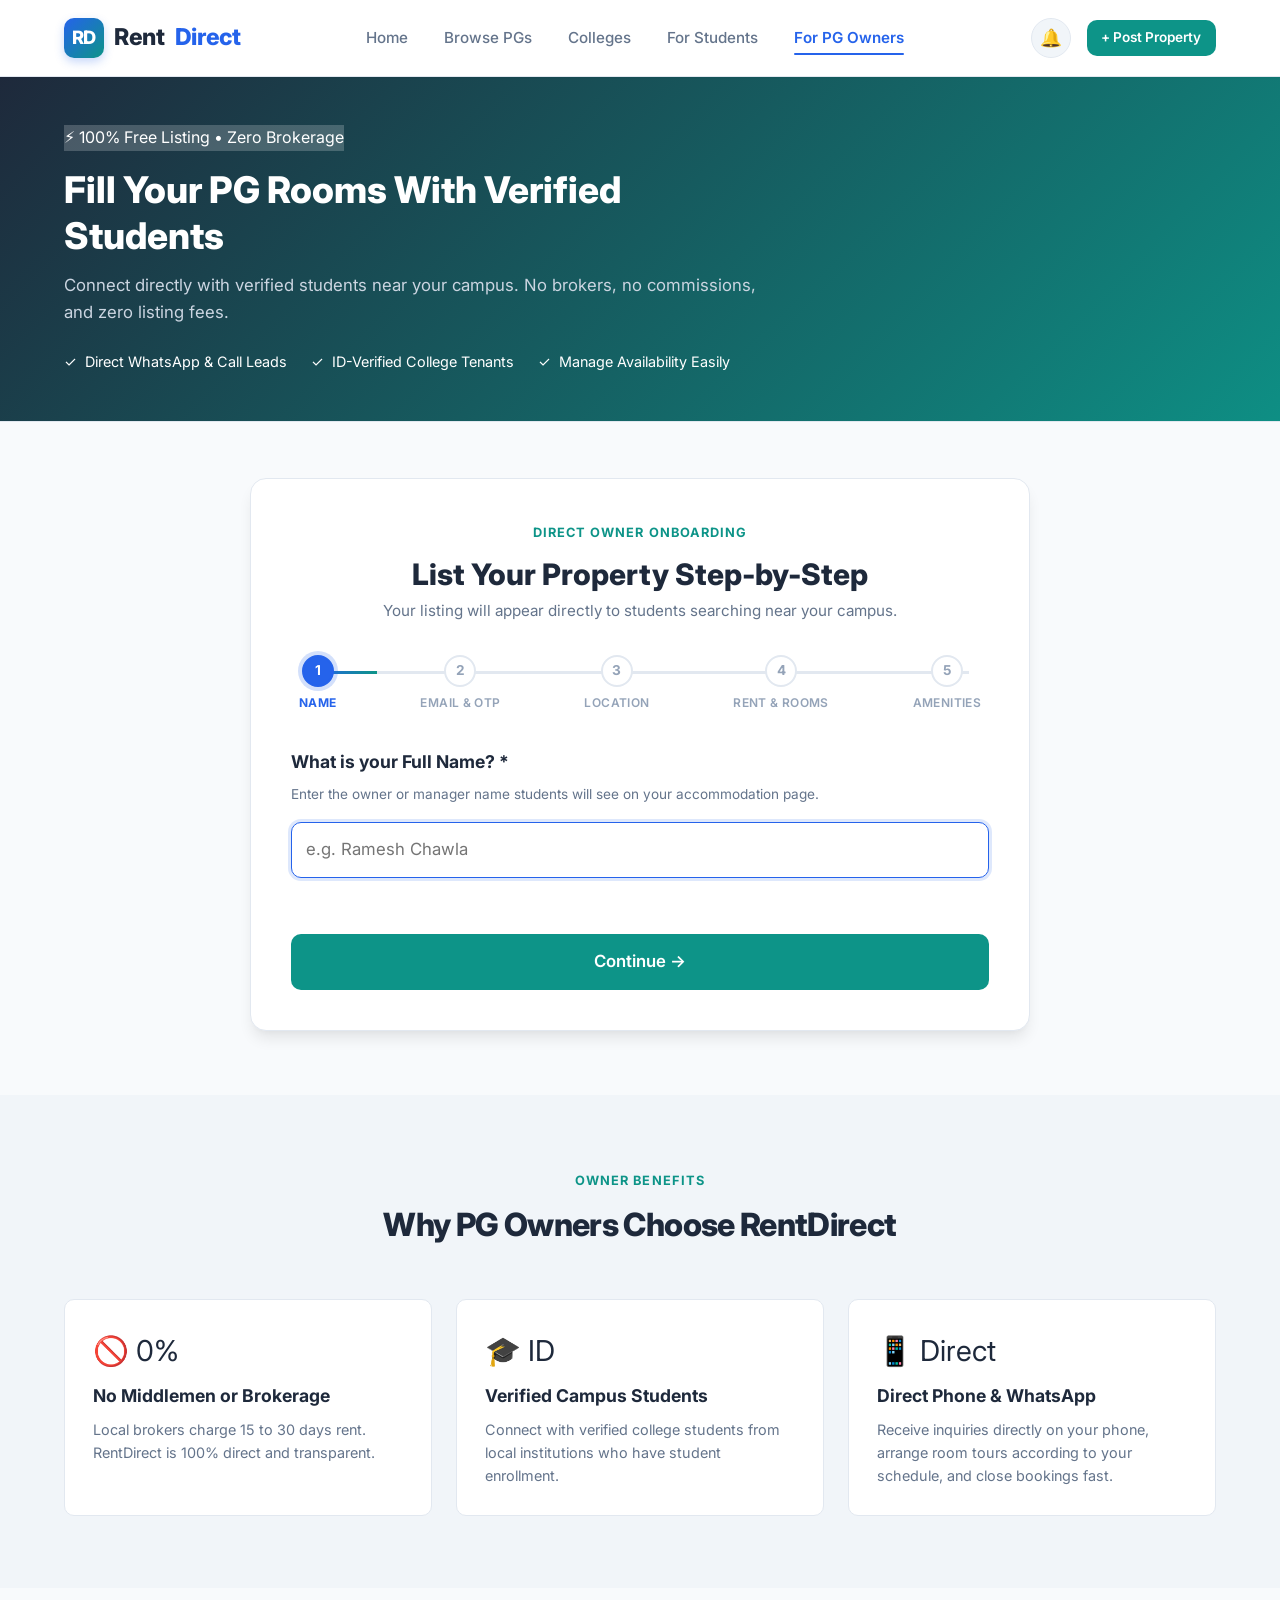
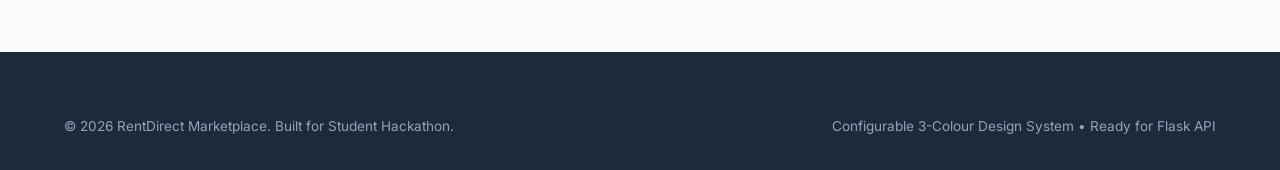
<file: RentDirect/owner-register.html>
<!DOCTYPE html>
<html lang="en">
<head>
  <meta charset="UTF-8">
  <meta name="viewport" content="width=device-width, initial-scale=1.0">
  <title>PG Owner Registration & Listing | RentDirect</title>
  <meta name="description" content="List your student PG step-by-step for free. Connect directly with college students with zero brokerage.">
  <link rel="stylesheet" href="css/style.css">
  <link rel="preconnect" href="https://fonts.googleapis.com">
  <link rel="preconnect" href="https://fonts.gstatic.com" crossorigin>
  <link href="https://fonts.googleapis.com/css2?family=Inter:wght@400;500;600;700;800&display=swap" rel="stylesheet">
  <style>
    .owner-hero-banner {
      background: linear-gradient(135deg, rgba(30, 41, 59, 0.95), rgba(13, 148, 136, 0.95)), #1e293b;
      color: #fff;
      padding: 3rem 0;
      border-bottom: 1px solid var(--border-color);
    }
  </style>
</head>
<body>

  <!-- ==========================================
       HEADER & NAVIGATION (Un-congested, Clean)
       ========================================== -->
  <header class="site-header">
    <div class="container">
      <nav class="navbar">
        <a href="index.html" class="brand-logo">
          <div class="brand-logo-icon">RD</div>
          Rent<span>Direct</span>
        </a>

        <!-- Clean, Spacious Navigation Links -->
        <ul class="nav-links">
          <li><a href="index.html" class="nav-link">Home</a></li>
          <li><a href="listings.html" class="nav-link">Browse PGs</a></li>
          <li><a href="index.html#colleges" class="nav-link">Colleges</a></li>
          <li><a href="student-register.html" class="nav-link">For Students</a></li>
          <li><a href="owner-register.html" class="nav-link active">For PG Owners</a></li>
        </ul>

        <div class="nav-actions">
          <a href="#owner-wizard-card" class="btn btn-secondary btn-sm">+ Post Property</a>
          <button class="mobile-toggle" aria-label="Toggle navigation">☰</button>
        </div>
      </nav>
    </div>
  </header>

  <!-- ==========================================
       OWNER HERO BANNER
       ========================================== -->
  <section class="owner-hero-banner">
    <div class="container">
      <div style="max-width: 720px;">
        <span class="active-badge-pill" style="background: rgba(255,255,255,0.2); color: #fff; margin-bottom: 1rem; display: inline-block;">
          ⚡ 100% Free Listing • Zero Brokerage
        </span>
        <h1 style="font-size: 2.3rem; font-weight: 800; line-height: 1.25; margin-bottom: 0.85rem;">
          Fill Your PG Rooms With Verified Students
        </h1>
        <p style="font-size: 1.05rem; color: #cbd5e1; line-height: 1.6; margin-bottom: 1.5rem;">
          Connect directly with verified students near your campus. No brokers, no commissions, and zero listing fees.
        </p>
        <div style="display: flex; gap: 1.5rem; flex-wrap: wrap;">
          <div style="display: flex; align-items: center; gap: 0.5rem; font-size: 0.9rem;">
            <span>✓</span> Direct WhatsApp & Call Leads
          </div>
          <div style="display: flex; align-items: center; gap: 0.5rem; font-size: 0.9rem;">
            <span>✓</span> ID-Verified College Tenants
          </div>
          <div style="display: flex; align-items: center; gap: 0.5rem; font-size: 0.9rem;">
            <span>✓</span> Manage Availability Easily
          </div>
        </div>
      </div>
    </div>
  </section>

  <!-- ==========================================
       OWNER ONBOARDING & LISTING STEP-BY-STEP WIZARD
       ========================================== -->
  <main class="container" style="margin-bottom: 4rem;" id="owner-wizard-card">
    <div class="auth-container" style="max-width: 780px;">
      
      <!-- Header -->
      <div class="auth-header">
        <span class="section-tag">Direct Owner Onboarding</span>
        <h2 id="owner-wizard-heading" style="font-size: 1.85rem; font-weight: 800; color: var(--brand-neutral);">
          List Your Property Step-by-Step
        </h2>
        <p id="owner-wizard-subheading" style="color: var(--text-secondary); font-size: 0.95rem;">
          Your listing will appear directly to students searching near your campus.
        </p>
      </div>

      <!-- Step Progress Bar -->
      <div class="wizard-progress-bar" id="owner-progress-bar">
        <div class="wizard-progress-line">
          <div class="wizard-progress-fill" id="owner-progress-fill" style="width: 10%;"></div>
        </div>

        <div class="wizard-step-node active" id="owner-node-1">
          <div class="wizard-node-circle">1</div>
          <span class="wizard-node-label">Name</span>
        </div>

        <div class="wizard-step-node" id="owner-node-2">
          <div class="wizard-node-circle">2</div>
          <span class="wizard-node-label">Email & OTP</span>
        </div>

        <div class="wizard-step-node" id="owner-node-3">
          <div class="wizard-node-circle">3</div>
          <span class="wizard-node-label">Location</span>
        </div>

        <div class="wizard-step-node" id="owner-node-4">
          <div class="wizard-node-circle">4</div>
          <span class="wizard-node-label">Rent & Rooms</span>
        </div>

        <div class="wizard-step-node" id="owner-node-5">
          <div class="wizard-node-circle">5</div>
          <span class="wizard-node-label">Amenities</span>
        </div>
      </div>

      <!-- SUCCESS COMPLETION SCREEN -->
      <div id="owner-success-card" style="display: none; text-align: center; padding: 2.5rem 1rem;">
        <div style="font-size: 3.5rem; margin-bottom: 1rem;">⏳</div>
        <h2 style="font-size: 1.7rem; font-weight: 800; color: var(--brand-neutral); margin-bottom: 0.5rem;">
          Listing Submitted for Admin Verification!
        </h2>
        <div style="display: inline-block; background: #fef3c7; color: #92400e; padding: 0.35rem 0.9rem; border-radius: var(--radius-full); font-weight: 700; font-size: 0.85rem; margin-bottom: 1rem;">
          Status: ⏳ Under Verification Review
        </div>
        <p id="owner-success-desc" style="color: var(--text-secondary); margin-bottom: 2rem; font-size: 1rem; max-width: 520px; margin-left: auto; margin-right: auto; line-height: 1.6;">
          Your accommodation details have been sent to our backend verification queue. The RentDirect admin team has received a notification to review campus proximity and owner identity.
        </p>
        <div style="display: flex; gap: 1rem; justify-content: center; flex-wrap: wrap;">
          <a id="view-listing-btn" href="listings.html" class="btn btn-primary btn-lg">
            Preview Your Pending Listing →
          </a>
          <button onclick="window.location.reload()" class="btn btn-outline btn-lg">
            List Another Property
          </button>
        </div>
      </div>

      <!-- WIZARD FORM -->
      <form id="owner-listing-form">

        <!-- ==========================================
             STEP 1: OWNER FULL NAME ONLY
             ========================================== -->
        <div class="wizard-step active" id="owner-step-1">
          <div style="margin-bottom: 1.5rem;">
            <label for="owner-name" style="font-size: 1.1rem; font-weight: 700; color: var(--brand-neutral); display: block; margin-bottom: 0.5rem;">
              What is your Full Name? *
            </label>
            <p style="color: var(--text-secondary); font-size: 0.85rem; margin-bottom: 1rem;">
              Enter the owner or manager name students will see on your accommodation page.
            </p>
            <input 
              type="text" 
              id="owner-name" 
              class="form-control" 
              placeholder="e.g. Ramesh Chawla" 
              style="font-size: 1.05rem; padding: 0.85rem;" 
              autofocus 
              required 
            />
            <div id="owner-name-error" style="color: var(--status-danger); font-size: 0.85rem; margin-top: 0.4rem; display: none;">
              ⚠️ Please enter your name to continue.
            </div>
          </div>

          <button type="button" id="btn-owner-to-2" class="btn btn-secondary btn-block btn-lg" style="margin-top: 2rem;">
            Continue →
          </button>
        </div>

        <!-- ==========================================
             STEP 2: EMAIL & OTP VERIFICATION (Always 123456)
             ========================================== -->
        <div class="wizard-step" id="owner-step-2">
          
          <!-- Sub-view 2A: Enter Email -->
          <div id="owner-email-entry-view">
            <div style="margin-bottom: 1.5rem;">
              <label for="owner-email" style="font-size: 1.1rem; font-weight: 700; color: var(--brand-neutral); display: block; margin-bottom: 0.5rem;">
                Your Email Address *
              </label>
              <p style="color: var(--text-secondary); font-size: 0.85rem; margin-bottom: 1rem;">
                We will send an OTP code to verify your owner account.
              </p>
              <input 
                type="email" 
                id="owner-email" 
                class="form-control" 
                placeholder="e.g. ramesh.pg@example.com" 
                style="font-size: 1.05rem; padding: 0.85rem;" 
                required 
              />
              <div id="owner-email-error" style="color: var(--status-danger); font-size: 0.85rem; margin-top: 0.4rem; display: none;">
                ⚠️ Please enter a valid email address.
              </div>
            </div>

            <div class="wizard-nav-btns">
              <button type="button" id="btn-owner-back-to-1" class="btn btn-outline">
                ← Back
              </button>
              <button type="button" id="btn-owner-send-otp" class="btn btn-secondary">
                Send Verification Code →
              </button>
            </div>
          </div>

          <!-- Sub-view 2B: Enter OTP -->
          <div id="owner-otp-entry-view" style="display: none;">
            <div class="otp-box-wrapper">
              <div style="font-size: 1.8rem; margin-bottom: 0.5rem;">📩</div>
              <h3 style="font-size: 1.15rem; font-weight: 800; color: var(--brand-neutral); margin-bottom: 0.35rem;">
                Enter 6-Digit Owner OTP
              </h3>
              <p style="font-size: 0.9rem; color: var(--text-secondary); margin-bottom: 0.6rem;">
                Verification code sent to <strong id="owner-display-target-email">your email</strong>
              </p>
              <div class="otp-hint-badge">
                ⚡ Test OTP: <strong>123456</strong>
              </div>

              <div style="margin-top: 1.25rem;">
                <input 
                  type="text" 
                  id="owner-otp" 
                  class="otp-digit-input" 
                  placeholder="123456" 
                  maxlength="6" 
                  autocomplete="one-time-code"
                />
                <div id="owner-otp-error" style="color: var(--status-danger); font-size: 0.85rem; margin-top: 0.5rem; display: none;">
                  ❌ Incorrect OTP. Please enter <strong>123456</strong> for demo verification.
                </div>
                <div id="owner-otp-success" style="color: var(--status-success); font-size: 0.9rem; margin-top: 0.5rem; font-weight: 700; display: none;">
                  ✓ Owner email verified successfully!
                </div>
              </div>

              <button type="button" id="btn-owner-change-email" class="btn btn-ghost btn-sm" style="margin-top: 0.75rem; color: var(--brand-secondary);">
                ✏️ Change Email Address
              </button>
            </div>

            <div class="wizard-nav-btns">
              <button type="button" id="btn-owner-back-to-email" class="btn btn-outline">
                ← Back
              </button>
              <button type="button" id="btn-owner-verify-otp" class="btn btn-secondary">
                Verify & Continue →
              </button>
            </div>
          </div>

        </div>

        <!-- ==========================================
             STEP 3: CONTACT & PROPERTY LOCATION
             ========================================== -->
        <div class="wizard-step" id="owner-step-3">
          <div style="margin-bottom: 1.5rem;">
            <h3 style="font-size: 1.15rem; font-weight: 700; color: var(--brand-neutral); margin-bottom: 0.35rem;">
              Contact & Campus Proximity
            </h3>
            <p style="color: var(--text-secondary); font-size: 0.85rem; margin-bottom: 1.25rem;">
              Provide direct contact details and the nearest campus for student matching.
            </p>

            <!-- Direct Phone -->
            <div class="form-field">
              <label for="owner-phone">Direct Mobile / WhatsApp Number *</label>
              <input 
                type="tel" 
                id="owner-phone" 
                class="form-control" 
                placeholder="e.g. 9810123456" 
                pattern="[0-9]{10}" 
                maxlength="10" 
                required 
              />
              <div class="field-hint">Students will contact this number directly via Call & WhatsApp.</div>
            </div>

            <!-- College Selection (Not showing 'in Faridabad') -->
            <div class="form-field">
              <label for="prop-college">Nearest College / University *</label>
              <select id="prop-college" class="form-control" style="font-size: 1rem; padding: 0.75rem;" required>
                <option value="">Select Nearest College</option>
                <option value="mriirs">Manav Rachna (MRIIRS / MRU)</option>
                <option value="ymca">J.C. Bose UST (YMCA)</option>
                <option value="lingayas">Lingaya's Vidyapeeth</option>
                <option value="echelon">Echelon Institute of Technology</option>
                <option value="alfalah">Al-Falah University</option>
                <option value="davim">DAV Institute of Management</option>
                <option value="other">Other College / University</option>
              </select>
            </div>

            <!-- Custom College Name Input (if Other selected) -->
            <div class="form-field" id="custom-owner-college-box" style="display: none;">
              <label for="prop-custom-college">Type College Name *</label>
              <input type="text" id="prop-custom-college" class="form-control" placeholder="e.g. Nearby University or Institute" />
            </div>

            <div class="form-field">
              <label for="prop-distance">Distance from Campus Gate *</label>
              <input 
                type="text" 
                id="prop-distance" 
                class="form-control" 
                placeholder="e.g. 350m from Gate 2 / 5 mins walk" 
                required 
              />
            </div>

            <div class="form-field">
              <label for="prop-address">Full Property Address *</label>
              <input 
                type="text" 
                id="prop-address" 
                class="form-control" 
                placeholder="e.g. Plot 82, Sector 43, Surajkund Road, Faridabad" 
                required 
              />
            </div>

            <div id="owner-step-3-error" style="color: var(--status-danger); font-size: 0.85rem; margin-top: 0.5rem; display: none;">
              ⚠️ Please fill in all required location details to proceed.
            </div>
          </div>

          <div class="wizard-nav-btns">
            <button type="button" id="btn-owner-back-to-2" class="btn btn-outline">
              ← Back
            </button>
            <button type="button" id="btn-owner-to-4" class="btn btn-secondary">
              Continue →
            </button>
          </div>
        </div>

        <!-- ==========================================
             STEP 4: PRICING & ROOM SPECIFICATIONS
             ========================================== -->
        <div class="wizard-step" id="owner-step-4">
          <div style="margin-bottom: 1.5rem;">
            <h3 style="font-size: 1.15rem; font-weight: 700; color: var(--brand-neutral); margin-bottom: 0.35rem;">
              Pricing & Room Types
            </h3>
            <p style="color: var(--text-secondary); font-size: 0.85rem; margin-bottom: 1.25rem;">
              Set your title, rent, and who can stay at your accommodation.
            </p>

            <div class="form-field">
              <label for="prop-title">Listing Title *</label>
              <input 
                type="text" 
                id="prop-title" 
                class="form-control" 
                placeholder="e.g. Aravali Heights Student Living" 
                required 
              />
            </div>

            <div class="form-grid-2">
              <div class="form-field">
                <label for="prop-gender">Allowed Tenant Gender *</label>
                <select id="prop-gender" class="form-control" required>
                  <option value="boys">Boys PG Only</option>
                  <option value="girls">Girls PG Only</option>
                  <option value="unisex">Co-Ed / Unisex PG</option>
                </select>
              </div>

              <div class="form-field">
                <label for="prop-price">Monthly Rent Starts From (₹) *</label>
                <input 
                  type="number" 
                  id="prop-price" 
                  class="form-control" 
                  placeholder="e.g. 7500" 
                  min="2000" 
                  max="50000" 
                  required 
                />
              </div>
            </div>

            <div class="form-field">
              <label>Available Room Configurations *</label>
              <div class="checkbox-group">
                <label class="checkbox-label">
                  <input type="checkbox" name="roomType" value="Single Room" checked> Single Room
                </label>
                <label class="checkbox-label">
                  <input type="checkbox" name="roomType" value="Double Sharing" checked> Double Sharing
                </label>
                <label class="checkbox-label">
                  <input type="checkbox" name="roomType" value="Triple Sharing"> Triple Sharing
                </label>
              </div>
            </div>

            <div id="owner-step-4-error" style="color: var(--status-danger); font-size: 0.85rem; margin-top: 0.5rem; display: none;">
              ⚠️ Please enter a listing title and valid starting monthly rent.
            </div>
          </div>

          <div class="wizard-nav-btns">
            <button type="button" id="btn-owner-back-to-3" class="btn btn-outline">
              ← Back
            </button>
            <button type="button" id="btn-owner-to-5" class="btn btn-secondary">
              Continue →
            </button>
          </div>
        </div>

        <!-- ==========================================
             STEP 5: AMENITIES, RULES & PHOTOS
             ========================================== -->
        <div class="wizard-step" id="owner-step-5">
          <div style="margin-bottom: 1.5rem;">
            <h3 style="font-size: 1.15rem; font-weight: 700; color: var(--brand-neutral); margin-bottom: 0.35rem;">
              Amenities, Rules & Photos
            </h3>
            <p style="color: var(--text-secondary); font-size: 0.85rem; margin-bottom: 1.25rem;">
              Showcase the facilities that make your PG comfortable and secure.
            </p>

            <div class="form-field">
              <label>Select Included Amenities</label>
              <div class="checkbox-group">
                <label class="checkbox-label">
                  <input type="checkbox" name="amenity" value="Wi-Fi" checked> High-Speed Wi-Fi
                </label>
                <label class="checkbox-label">
                  <input type="checkbox" name="amenity" value="3 Times Meals" checked> 3 Times Meals
                </label>
                <label class="checkbox-label">
                  <input type="checkbox" name="amenity" value="Air Conditioner (AC)" checked> AC Installed
                </label>
                <label class="checkbox-label">
                  <input type="checkbox" name="amenity" value="Attached Washroom" checked> Attached Washroom
                </label>
                <label class="checkbox-label">
                  <input type="checkbox" name="amenity" value="Power Backup" checked> 24x7 Power Backup
                </label>
                <label class="checkbox-label">
                  <input type="checkbox" name="amenity" value="RO Water" checked> RO Water
                </label>
                <label class="checkbox-label">
                  <input type="checkbox" name="amenity" value="Washing Machine"> Washing Machine
                </label>
                <label class="checkbox-label">
                  <input type="checkbox" name="amenity" value="CCTV Security"> CCTV Security
                </label>
                <label class="checkbox-label">
                  <input type="checkbox" name="amenity" value="Study Table"> Study Table
                </label>
              </div>
            </div>

            <div class="form-field">
              <label for="prop-rules">House Rules & Gate Timings</label>
              <input 
                type="text" 
                id="prop-rules" 
                class="form-control" 
                placeholder="e.g. Gate closes at 10:00 PM. Visitors allowed in lounge only." 
              />
            </div>

            <div class="form-field">
              <label for="prop-desc">Property Description</label>
              <textarea 
                id="prop-desc" 
                class="form-control" 
                rows="3" 
                placeholder="Describe room furnishings, cleanliness, meal timings, and security..."
              ></textarea>
            </div>

            <div class="form-field">
              <label for="prop-image">Photo URL (Optional)</label>
              <input 
                type="url" 
                id="prop-image" 
                class="form-control" 
                placeholder="https://images.unsplash.com/photo-..." 
              />
              <div class="field-hint">Leave blank to use an aesthetic default student accommodation photo.</div>
            </div>
          </div>

          <div class="wizard-nav-btns">
            <button type="button" id="btn-owner-back-to-4" class="btn btn-outline">
              ← Back
            </button>
            <button type="submit" id="owner-submit-btn" class="btn btn-secondary btn-lg">
              Publish Listing on RentDirect 🎉
            </button>
          </div>
        </div>

      </form>
    </div>
  </main>

  <!-- ==========================================
       OWNER BENEFITS & GUIDELINES
       ========================================== -->
  <section class="section-wrapper alt-bg" id="guidelines">
    <div class="container">
      <div class="section-header">
        <span class="section-tag">Owner Benefits</span>
        <h2 class="section-title">Why PG Owners Choose RentDirect</h2>
      </div>

      <div style="display: grid; grid-template-columns: repeat(auto-fit, minmax(280px, 1fr)); gap: 1.5rem;">
        <div style="background: #fff; padding: 1.75rem; border-radius: var(--radius-md); border: 1px solid var(--border-color);">
          <div style="font-size: 1.8rem; margin-bottom: 0.5rem;">🚫 0%</div>
          <h4 style="font-size: 1.1rem; font-weight: 700; color: var(--brand-neutral); margin-bottom: 0.5rem;">No Middlemen or Brokerage</h4>
          <p style="font-size: 0.9rem; color: var(--text-secondary);">
            Local brokers charge 15 to 30 days rent. RentDirect is 100% direct and transparent.
          </p>
        </div>

        <div style="background: #fff; padding: 1.75rem; border-radius: var(--radius-md); border: 1px solid var(--border-color);">
          <div style="font-size: 1.8rem; margin-bottom: 0.5rem;">🎓 ID</div>
          <h4 style="font-size: 1.1rem; font-weight: 700; color: var(--brand-neutral); margin-bottom: 0.5rem;">Verified Campus Students</h4>
          <p style="font-size: 0.9rem; color: var(--text-secondary);">
            Connect with verified college students from local institutions who have student enrollment.
          </p>
        </div>

        <div style="background: #fff; padding: 1.75rem; border-radius: var(--radius-md); border: 1px solid var(--border-color);">
          <div style="font-size: 1.8rem; margin-bottom: 0.5rem;">📱 Direct</div>
          <h4 style="font-size: 1.1rem; font-weight: 700; color: var(--brand-neutral); margin-bottom: 0.5rem;">Direct Phone & WhatsApp</h4>
          <p style="font-size: 0.9rem; color: var(--text-secondary);">
            Receive inquiries directly on your phone, arrange room tours according to your schedule, and close bookings fast.
          </p>
        </div>
      </div>
    </div>
  </section>

  <!-- ==========================================
       FOOTER
       ========================================== -->
  <footer class="site-footer">
    <div class="container">
      <div class="footer-bottom" style="border-top: none; padding-top: 0;">
        <div>&copy; 2026 RentDirect Marketplace. Built for Student Hackathon.</div>
        <div>Configurable 3-Colour Design System • Ready for Flask API</div>
      </div>
    </div>
  </footer>

  <!-- Scripts -->
  <script src="js/config.js"></script>
  <script src="js/mock-data.js"></script>
  <script src="js/api.js"></script>
  <script src="js/app.js"></script>

  <script>
    // State Tracking
    let ownerCurrentStep = 1;
    let isOwnerEmailVerified = false;

    const ownerProgressFill = document.getElementById('owner-progress-fill');
    const ownerNodes = [
      document.getElementById('owner-node-1'),
      document.getElementById('owner-node-2'),
      document.getElementById('owner-node-3'),
      document.getElementById('owner-node-4'),
      document.getElementById('owner-node-5')
    ];

    function setOwnerStep(step) {
      ownerCurrentStep = step;

      // Update wizard steps visibility
      document.querySelectorAll('#owner-listing-form .wizard-step').forEach((el, index) => {
        el.classList.toggle('active', index + 1 === step);
      });

      // Update progress bar
      const percentages = [10, 32, 55, 78, 100];
      if (ownerProgressFill) ownerProgressFill.style.width = percentages[step - 1] + '%';

      ownerNodes.forEach((node, idx) => {
        if (!node) return;
        node.classList.remove('active', 'completed');
        if (idx + 1 === step) {
          node.classList.add('active');
        } else if (idx + 1 < step) {
          node.classList.add('completed');
        }
      });

      window.scrollTo({ top: document.getElementById('owner-wizard-card').offsetTop - 80, behavior: 'smooth' });
    }

    // Toggle custom college input if 'Other' selected
    document.getElementById('prop-college').addEventListener('change', (e) => {
      const customBox = document.getElementById('custom-owner-college-box');
      if (customBox) {
        customBox.style.display = (e.target.value === 'other') ? 'block' : 'none';
      }
    });

    // STEP 1 -> STEP 2 (Name only)
    document.getElementById('btn-owner-to-2').addEventListener('click', () => {
      const nameInput = document.getElementById('owner-name');
      const nameError = document.getElementById('owner-name-error');
      const val = (nameInput.value || '').trim();

      if (!val || val.length < 2) {
        nameError.style.display = 'block';
        nameInput.focus();
        return;
      }
      nameError.style.display = 'none';
      setOwnerStep(2);
    });

    // STEP 2: Send OTP via Centralized API Service
    document.getElementById('btn-owner-send-otp').addEventListener('click', async () => {
      const emailInput = document.getElementById('owner-email');
      const emailError = document.getElementById('owner-email-error');
      const val = (emailInput.value || '').trim();

      if (!val || !val.includes('@') || !val.includes('.')) {
        emailError.style.display = 'block';
        emailInput.focus();
        return;
      }
      emailError.style.display = 'none';

      // Centralized API call
      await RentDirectAPI.sendOtp(val, 'owner');

      document.getElementById('owner-display-target-email').textContent = val;
      document.getElementById('owner-email-entry-view').style.display = 'none';
      document.getElementById('owner-otp-entry-view').style.display = 'block';

      const otpInput = document.getElementById('owner-otp');
      otpInput.value = '';
      otpInput.focus();
    });

    // STEP 2: Change Email
    document.getElementById('btn-owner-change-email').addEventListener('click', () => {
      document.getElementById('owner-otp-entry-view').style.display = 'none';
      document.getElementById('owner-email-entry-view').style.display = 'block';
      document.getElementById('owner-email').focus();
    });

    document.getElementById('btn-owner-back-to-email').addEventListener('click', () => {
      document.getElementById('owner-otp-entry-view').style.display = 'none';
      document.getElementById('owner-email-entry-view').style.display = 'block';
    });

    // STEP 2: Verify OTP via Centralized API Service
    document.getElementById('btn-owner-verify-otp').addEventListener('click', async () => {
      const email = (document.getElementById('owner-email').value || '').trim();
      const otpInput = document.getElementById('owner-otp');
      const otpError = document.getElementById('owner-otp-error');
      const otpSuccess = document.getElementById('owner-otp-success');
      const val = (otpInput.value || '').trim();

      // Centralized API call
      const result = await RentDirectAPI.verifyOtp(email, val);

      if (result.success) {
        isOwnerEmailVerified = true;
        otpError.style.display = 'none';
        otpSuccess.style.display = 'block';

        setTimeout(() => {
          setOwnerStep(3);
        }, 600);
      } else {
        otpError.style.display = 'block';
        otpSuccess.style.display = 'none';
        otpInput.focus();
      }
    });

    // Back to Step 1
    document.getElementById('btn-owner-back-to-1').addEventListener('click', () => {
      setOwnerStep(1);
    });

    // STEP 3 -> STEP 4 (Contact & Location)
    document.getElementById('btn-owner-to-4').addEventListener('click', () => {
      const phoneInput = document.getElementById('owner-phone');
      const collegeSelect = document.getElementById('prop-college');
      const customCollege = document.getElementById('prop-custom-college');
      const distInput = document.getElementById('prop-distance');
      const addrInput = document.getElementById('prop-address');
      const err = document.getElementById('owner-step-3-error');

      const phoneVal = (phoneInput.value || '').trim();
      if (!phoneVal || phoneVal.length < 10) {
        err.textContent = '⚠️ Please enter a valid 10-digit mobile number.';
        err.style.display = 'block';
        phoneInput.focus();
        return;
      }

      if (!collegeSelect.value) {
        err.textContent = '⚠️ Please select the nearest college/university.';
        err.style.display = 'block';
        collegeSelect.focus();
        return;
      }

      if (collegeSelect.value === 'other' && !customCollege.value.trim()) {
        err.textContent = '⚠️ Please enter the college name.';
        err.style.display = 'block';
        customCollege.focus();
        return;
      }

      if (!distInput.value.trim() || !addrInput.value.trim()) {
        err.textContent = '⚠️ Please provide distance and full address.';
        err.style.display = 'block';
        distInput.focus();
        return;
      }

      err.style.display = 'none';
      setOwnerStep(4);
    });

    // Back to Step 2
    document.getElementById('btn-owner-back-to-2').addEventListener('click', () => {
      setOwnerStep(2);
    });

    // STEP 4 -> STEP 5 (Rent & Specifications)
    document.getElementById('btn-owner-to-5').addEventListener('click', () => {
      const titleInput = document.getElementById('prop-title');
      const priceInput = document.getElementById('prop-price');
      const err = document.getElementById('owner-step-4-error');

      if (!titleInput.value.trim()) {
        err.textContent = '⚠️ Please enter a listing title for your accommodation.';
        err.style.display = 'block';
        titleInput.focus();
        return;
      }

      const priceVal = parseInt(priceInput.value, 10);
      if (isNaN(priceVal) || priceVal < 1000) {
        err.textContent = '⚠️ Please enter a valid starting monthly rent.';
        err.style.display = 'block';
        priceInput.focus();
        return;
      }

      err.style.display = 'none';
      setOwnerStep(5);
    });

    // Back to Step 3
    document.getElementById('btn-owner-back-to-3').addEventListener('click', () => {
      setOwnerStep(3);
    });

    // Back to Step 4
    document.getElementById('btn-owner-back-to-4').addEventListener('click', () => {
      setOwnerStep(4);
    });

    // FINAL SUBMIT (Step 5)
    document.getElementById('owner-listing-form').addEventListener('submit', async (e) => {
      e.preventDefault();
      const submitBtn = document.getElementById('owner-submit-btn');
      submitBtn.disabled = true;
      submitBtn.textContent = 'Publishing listing...';

      const selectedAmenities = Array.from(document.querySelectorAll('input[name="amenity"]:checked')).map(c => c.value);
      const selectedRoomTypes = Array.from(document.querySelectorAll('input[name="roomType"]:checked')).map(c => c.value);
      
      const collegeSelect = document.getElementById('prop-college');
      const customCollege = document.getElementById('prop-custom-college')?.value.trim();
      const collegeName = (collegeSelect.value === 'other' && customCollege)
        ? customCollege
        : (collegeSelect.options[collegeSelect.selectedIndex]?.text || 'Nearby College');

      const customImg = document.getElementById('prop-image').value.trim();
      const images = customImg 
        ? [customImg, 'https://images.unsplash.com/photo-1555854877-bab0e564b8d5?auto=format&fit=crop&w=800&q=80']
        : [
            'https://images.unsplash.com/photo-1595526114035-0d45ed16cfbf?auto=format&fit=crop&w=800&q=80',
            'https://images.unsplash.com/photo-1522771739844-6a9f6d5f14af?auto=format&fit=crop&w=800&q=80'
          ];

      const propertyData = {
        title: document.getElementById('prop-title').value.trim(),
        collegeId: collegeSelect.value,
        collegeName: collegeName,
        distanceToCollege: document.getElementById('prop-distance').value.trim(),
        address: document.getElementById('prop-address').value.trim(),
        gender: document.getElementById('prop-gender').value,
        price: parseInt(document.getElementById('prop-price').value, 10),
        roomTypes: selectedRoomTypes.length > 0 ? selectedRoomTypes : ['Single', 'Double Sharing'],
        amenities: selectedAmenities,
        rules: document.getElementById('prop-rules').value.trim() || 'Gate closes at 10:00 PM. No loud noise after 11 PM.',
        description: document.getElementById('prop-desc').value.trim() || 'Clean, comfortable student accommodation close to campus.',
        images: images,
        owner: {
          name: document.getElementById('owner-name').value.trim(),
          phone: document.getElementById('owner-phone').value.trim(),
          email: document.getElementById('owner-email').value.trim(),
          verified: true
        }
      };

      try {
        const result = await RentDirectAPI.createProperty(propertyData);
        RentDirectUI.showToast('Listing published successfully!', 'success');

        // Hide form and progress
        document.getElementById('owner-listing-form').style.display = 'none';
        document.getElementById('owner-progress-bar').style.display = 'none';
        document.getElementById('owner-wizard-heading').textContent = 'Submitted for Verification';
        document.getElementById('owner-wizard-subheading').textContent = 'Admin notification sent. Property is currently under review.';

        const successCard = document.getElementById('owner-success-card');
        const viewListingBtn = document.getElementById('view-listing-btn');

        if (result.property?.id) {
          viewListingBtn.href = `property-details.html?id=${result.property.id}`;
        }
        successCard.style.display = 'block';
        window.scrollTo({ top: document.getElementById('owner-wizard-card').offsetTop - 80, behavior: 'smooth' });
      } catch (err) {
        console.error('Failed to create listing', err);
        RentDirectUI.showToast('Failed to publish listing. Please try again.', 'danger');
        submitBtn.disabled = false;
        submitBtn.textContent = 'Publish Listing on RentDirect 🎉';
      }
    });
  </script>
</body>
</html>
</file>
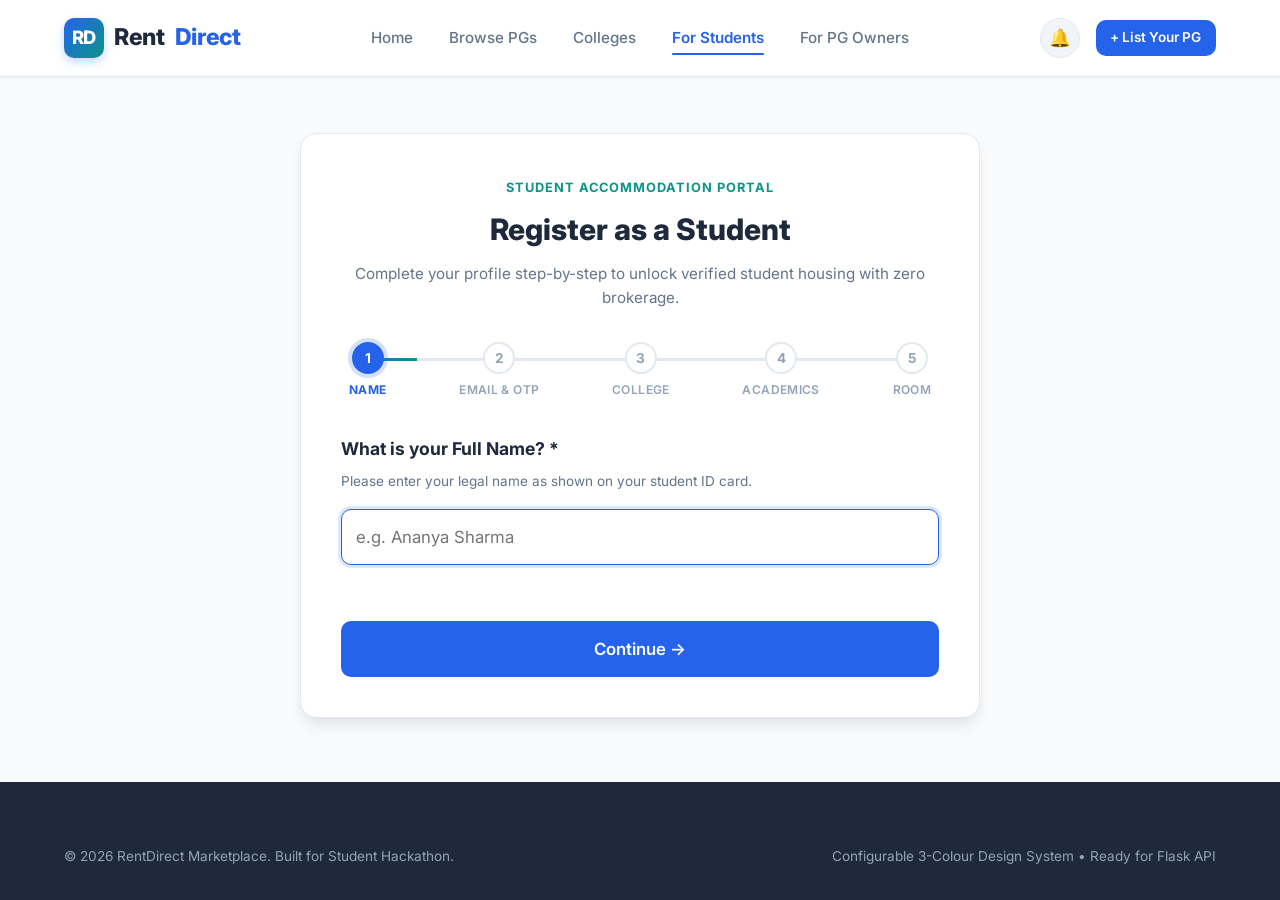
<file: RentDirect/student-register.html>
<!DOCTYPE html>
<html lang="en">
<head>
  <meta charset="UTF-8">
  <meta name="viewport" content="width=device-width, initial-scale=1.0">
  <title>Student Registration | RentDirect</title>
  <meta name="description" content="Register as a student step-by-step to find verified PGs near your college with zero brokerage.">
  <link rel="stylesheet" href="css/style.css">
  <link rel="preconnect" href="https://fonts.googleapis.com">
  <link rel="preconnect" href="https://fonts.gstatic.com" crossorigin>
  <link href="https://fonts.googleapis.com/css2?family=Inter:wght@400;500;600;700;800&display=swap" rel="stylesheet">
</head>
<body>

  <!-- ==========================================
       HEADER & NAVIGATION (Un-congested, Clean)
       ========================================== -->
  <header class="site-header">
    <div class="container">
      <nav class="navbar">
        <a href="index.html" class="brand-logo">
          <div class="brand-logo-icon">RD</div>
          Rent<span>Direct</span>
        </a>

        <!-- Clean, Spacious Navigation Links -->
        <ul class="nav-links">
          <li><a href="index.html" class="nav-link">Home</a></li>
          <li><a href="listings.html" class="nav-link">Browse PGs</a></li>
          <li><a href="index.html#colleges" class="nav-link">Colleges</a></li>
          <li><a href="student-register.html" class="nav-link active">For Students</a></li>
          <li><a href="owner-register.html" class="nav-link">For PG Owners</a></li>
        </ul>

        <div class="nav-actions">
          <a href="owner-register.html" class="btn btn-primary btn-sm">+ List Your PG</a>
          <button class="mobile-toggle" aria-label="Toggle navigation">☰</button>
        </div>
      </nav>
    </div>
  </header>

  <!-- ==========================================
       STUDENT STEP-BY-STEP REGISTRATION WIZARD
       ========================================== -->
  <main class="container">
    <div class="auth-container">

      <!-- Header -->
      <div class="auth-header">
        <span class="section-tag">Student Accommodation Portal</span>
        <h1 id="wizard-heading">Register as a Student</h1>
        <p id="wizard-subheading" style="color: var(--text-secondary); font-size: 0.95rem;">
          Complete your profile step-by-step to unlock verified student housing with zero brokerage.
        </p>
      </div>

      <!-- Step Progress Bar -->
      <div class="wizard-progress-bar" id="wizard-progress-bar">
        <div class="wizard-progress-line">
          <div class="wizard-progress-fill" id="progress-fill" style="width: 10%;"></div>
        </div>

        <div class="wizard-step-node active" id="node-1">
          <div class="wizard-node-circle">1</div>
          <span class="wizard-node-label">Name</span>
        </div>

        <div class="wizard-step-node" id="node-2">
          <div class="wizard-node-circle">2</div>
          <span class="wizard-node-label">Email & OTP</span>
        </div>

        <div class="wizard-step-node" id="node-3">
          <div class="wizard-node-circle">3</div>
          <span class="wizard-node-label">College</span>
        </div>

        <div class="wizard-step-node" id="node-4">
          <div class="wizard-node-circle">4</div>
          <span class="wizard-node-label">Academics</span>
        </div>

        <div class="wizard-step-node" id="node-5">
          <div class="wizard-node-circle">5</div>
          <span class="wizard-node-label">Room</span>
        </div>
      </div>

      <!-- SUCCESS COMPLETION SCREEN -->
      <div id="reg-success-box" style="display: none; text-align: center; padding: 2.5rem 1rem;">
        <div style="font-size: 3.5rem; margin-bottom: 1rem;">🎉</div>
        <h2 style="font-size: 1.7rem; font-weight: 800; color: var(--brand-neutral); margin-bottom: 0.5rem;">
          Welcome to RentDirect!
        </h2>
        <p id="reg-success-msg" style="color: var(--text-secondary); margin-bottom: 2rem; font-size: 1.05rem;">
          Your student profile and email verification are complete.
        </p>
        <div style="display: flex; gap: 1rem; justify-content: center; flex-wrap: wrap;">
          <a id="reg-redirect-btn" href="listings.html" class="btn btn-primary btn-lg">
            Explore PGs Near Your College →
          </a>
          <a href="index.html" class="btn btn-outline btn-lg">
            Back to Home
          </a>
        </div>
      </div>

      <!-- FORM WIZARD STEPS -->
      <form id="student-reg-form">

        <!-- ==========================================
             STEP 1: FULL NAME ONLY (Marked 3)
             ========================================== -->
        <div class="wizard-step active" id="step-1">
          <div style="margin-bottom: 1.5rem;">
            <label for="std-name" style="font-size: 1.1rem; font-weight: 700; color: var(--brand-neutral); display: block; margin-bottom: 0.5rem;">
              What is your Full Name? *
            </label>
            <p style="color: var(--text-secondary); font-size: 0.85rem; margin-bottom: 1rem;">
              Please enter your legal name as shown on your student ID card.
            </p>
            <input 
              type="text" 
              id="std-name" 
              class="form-control" 
              placeholder="e.g. Ananya Sharma" 
              style="font-size: 1.05rem; padding: 0.85rem;" 
              autofocus 
              required 
            />
            <div id="name-error" style="color: var(--status-danger); font-size: 0.85rem; margin-top: 0.4rem; display: none;">
              ⚠️ Please enter your name to continue.
            </div>
          </div>

          <button type="button" id="btn-to-step-2" class="btn btn-primary btn-block btn-lg" style="margin-top: 2rem;">
            Continue →
          </button>
        </div>

        <!-- ==========================================
             STEP 2: EMAIL & OTP VERIFICATION (Marked 4)
             ========================================== -->
        <div class="wizard-step" id="step-2">
          
          <!-- Sub-view 2A: Enter Email -->
          <div id="email-entry-view">
            <div style="margin-bottom: 1.5rem;">
              <label for="std-email" style="font-size: 1.1rem; font-weight: 700; color: var(--brand-neutral); display: block; margin-bottom: 0.5rem;">
                Your College or Personal Email Address *
              </label>
              <p style="color: var(--text-secondary); font-size: 0.85rem; margin-bottom: 1rem;">
                We will send a 6-digit OTP to verify your student email.
              </p>
              <input 
                type="email" 
                id="std-email" 
                class="form-control" 
                placeholder="e.g. ananya@mru.edu.in" 
                style="font-size: 1.05rem; padding: 0.85rem;" 
                required 
              />
              <div id="email-error" style="color: var(--status-danger); font-size: 0.85rem; margin-top: 0.4rem; display: none;">
                ⚠️ Please enter a valid email address.
              </div>
            </div>

            <div class="wizard-nav-btns">
              <button type="button" id="btn-back-to-1" class="btn btn-outline">
                ← Back
              </button>
              <button type="button" id="btn-send-otp" class="btn btn-primary">
                Send Verification Code →
              </button>
            </div>
          </div>

          <!-- Sub-view 2B: Enter OTP (Always 123456) -->
          <div id="otp-entry-view" style="display: none;">
            <div class="otp-box-wrapper">
              <div style="font-size: 1.8rem; margin-bottom: 0.5rem;">📩</div>
              <h3 style="font-size: 1.15rem; font-weight: 800; color: var(--brand-neutral); margin-bottom: 0.35rem;">
                Enter 6-Digit OTP
              </h3>
              <p style="font-size: 0.9rem; color: var(--text-secondary); margin-bottom: 0.6rem;">
                Verification code sent to <strong id="display-target-email">your email</strong>
              </p>
              <div class="otp-hint-badge">
                ⚡ Test OTP: <strong>123456</strong>
              </div>

              <div style="margin-top: 1.25rem;">
                <input 
                  type="text" 
                  id="std-otp" 
                  class="otp-digit-input" 
                  placeholder="123456" 
                  maxlength="6" 
                  autocomplete="one-time-code"
                />
                <div id="otp-error" style="color: var(--status-danger); font-size: 0.85rem; margin-top: 0.5rem; display: none;">
                  ❌ Incorrect OTP. Please enter <strong>123456</strong> for demo verification.
                </div>
                <div id="otp-success" style="color: var(--status-success); font-size: 0.9rem; margin-top: 0.5rem; font-weight: 700; display: none;">
                  ✓ Email verified successfully!
                </div>
              </div>

              <button type="button" id="btn-change-email" class="btn btn-ghost btn-sm" style="margin-top: 0.75rem; color: var(--brand-primary);">
                ✏️ Change Email Address
              </button>
            </div>

            <div class="wizard-nav-btns">
              <button type="button" id="btn-back-to-email" class="btn btn-outline">
                ← Back
              </button>
              <button type="button" id="btn-verify-otp" class="btn btn-primary">
                Verify & Continue →
              </button>
            </div>
          </div>

        </div>

        <!-- ==========================================
             STEP 3: COLLEGE & GENDER (Marked 5 & 6)
             ========================================== -->
        <div class="wizard-step" id="step-3">
          <div style="margin-bottom: 1.5rem;">
            <h3 style="font-size: 1.15rem; font-weight: 700; color: var(--brand-neutral); margin-bottom: 0.35rem;">
              Your College & Gender
            </h3>
            <p style="color: var(--text-secondary); font-size: 0.85rem; margin-bottom: 1.25rem;">
              This helps us filter accommodations situated closest to your campus gate.
            </p>

            <!-- College Name Selection (Not showing 'in Faridabad') -->
            <div class="form-field">
              <label for="std-college">Select College / University *</label>
              <select id="std-college" class="form-control" style="font-size: 1rem; padding: 0.75rem;" required>
                <option value="">Select your College</option>
                <option value="mriirs">Manav Rachna (MRIIRS / MRU)</option>
                <option value="ymca">J.C. Bose UST (YMCA)</option>
                <option value="lingayas">Lingaya's Vidyapeeth</option>
                <option value="echelon">Echelon Institute of Technology</option>
                <option value="alfalah">Al-Falah University</option>
                <option value="davim">DAV Institute of Management</option>
                <option value="other">Other College / University</option>
              </select>
            </div>

            <!-- Custom College Name Input (if Other selected) -->
            <div class="form-field" id="custom-college-box" style="display: none;">
              <label for="std-custom-college">Type College Name *</label>
              <input type="text" id="std-custom-college" class="form-control" placeholder="e.g. Bennett University, Amity, DU..." />
            </div>

            <!-- Gender Selection on Same Page -->
            <div class="form-field">
              <label for="std-gender">Gender *</label>
              <select id="std-gender" class="form-control" style="font-size: 1rem; padding: 0.75rem;" required>
                <option value="">Select Gender</option>
                <option value="female">Female (Looking for Girls / Co-ed PG)</option>
                <option value="male">Male (Looking for Boys / Co-ed PG)</option>
                <option value="other">Other / Flexible</option>
              </select>
            </div>

            <!-- Phone / WhatsApp -->
            <div class="form-field">
              <label for="std-phone">Phone / WhatsApp Number *</label>
              <input 
                type="tel" 
                id="std-phone" 
                class="form-control" 
                placeholder="e.g. 9811223344" 
                pattern="[0-9]{10}" 
                maxlength="10" 
                title="Please enter a 10-digit mobile number" 
                required 
              />
              <div class="field-hint">Used for receiving direct owner contact and room visit confirmation.</div>
            </div>

            <div id="step-3-error" style="color: var(--status-danger); font-size: 0.85rem; margin-top: 0.5rem; display: none;">
              ⚠️ Please fill in all required fields to proceed.
            </div>
          </div>

          <div class="wizard-nav-btns">
            <button type="button" id="btn-back-to-2" class="btn btn-outline">
              ← Back
            </button>
            <button type="button" id="btn-to-step-4" class="btn btn-primary">
              Continue →
            </button>
          </div>
        </div>

        <!-- ==========================================
             STEP 4: ACADEMIC DETAILS (Marked 7)
             ========================================== -->
        <div class="wizard-step" id="step-4">
          <div style="margin-bottom: 1.5rem;">
            <h3 style="font-size: 1.15rem; font-weight: 700; color: var(--brand-neutral); margin-bottom: 0.35rem;">
              Academic Information
            </h3>
            <p style="color: var(--text-secondary); font-size: 0.85rem; margin-bottom: 1.25rem;">
              Helps PG owners understand your daily schedule and campus calendar.
            </p>

            <div class="form-field">
              <label for="std-course">Course of Study</label>
              <input type="text" id="std-course" class="form-control" placeholder="e.g. B.Tech Computer Science / BBA / Law" />
            </div>

            <div class="form-field">
              <label for="std-year">Year of Study</label>
              <select id="std-year" class="form-control">
                <option value="1st Year (Fresher)">1st Year (Fresher)</option>
                <option value="2nd Year">2nd Year</option>
                <option value="3rd Year">3rd Year</option>
                <option value="4th Year">4th Year</option>
                <option value="Postgraduate">Postgraduate</option>
              </select>
            </div>
          </div>

          <div class="wizard-nav-btns">
            <button type="button" id="btn-back-to-3" class="btn btn-outline">
              ← Back
            </button>
            <button type="button" id="btn-to-step-5" class="btn btn-primary">
              Continue →
            </button>
          </div>
        </div>

        <!-- ==========================================
             STEP 5: ROOM & AMENITIES PREFERENCES (Marked 8)
             ========================================== -->
        <div class="wizard-step" id="step-5">
          <div style="margin-bottom: 1.5rem;">
            <h3 style="font-size: 1.15rem; font-weight: 700; color: var(--brand-neutral); margin-bottom: 0.35rem;">
              Accommodation Preferences
            </h3>
            <p style="color: var(--text-secondary); font-size: 0.85rem; margin-bottom: 1.25rem;">
              Tell us your ideal room setup, budget, and essentials.
            </p>

            <div class="form-grid-2">
              <div class="form-field">
                <label for="std-sharing">Preferred Room Sharing *</label>
                <select id="std-sharing" class="form-control" required>
                  <option value="Double Sharing">Double Sharing (Most Popular)</option>
                  <option value="Single Room">Single Room (Private)</option>
                  <option value="Triple Sharing">Triple Sharing (Budget)</option>
                  <option value="Any">Flexible / Any</option>
                </select>
              </div>

              <div class="form-field">
                <label for="std-budget">Monthly Budget Range *</label>
                <select id="std-budget" class="form-control" required>
                  <option value="6000-8000">₹6,000 - ₹8,000 / month</option>
                  <option value="8000-12000" selected>₹8,000 - ₹12,000 / month</option>
                  <option value="12000-16000">₹12,000 - ₹16,000 / month</option>
                  <option value="16000+">₹16,000+ / month (Luxury)</option>
                </select>
              </div>
            </div>

            <div class="form-field">
              <label>Must-Have Amenities</label>
              <div class="checkbox-group">
                <label class="checkbox-label">
                  <input type="checkbox" name="amenity" value="Wi-Fi" checked> High-Speed Wi-Fi
                </label>
                <label class="checkbox-label">
                  <input type="checkbox" name="amenity" value="3 Times Meals" checked> 3 Meals Included
                </label>
                <label class="checkbox-label">
                  <input type="checkbox" name="amenity" value="Air Conditioner (AC)" checked> AC Room
                </label>
                <label class="checkbox-label">
                  <input type="checkbox" name="amenity" value="Attached Washroom"> Attached Washroom
                </label>
                <label class="checkbox-label">
                  <input type="checkbox" name="amenity" value="Power Backup"> Power Backup
                </label>
                <label class="checkbox-label">
                  <input type="checkbox" name="amenity" value="Washing Machine"> Laundry / Washing
                </label>
              </div>
            </div>
          </div>

          <div class="wizard-nav-btns">
            <button type="button" id="btn-back-to-4" class="btn btn-outline">
              ← Back
            </button>
            <button type="submit" id="btn-complete-reg" class="btn btn-primary btn-lg">
              Complete Registration 🎉
            </button>
          </div>
        </div>

      </form>
    </div>
  </main>

  <!-- ==========================================
       FOOTER
       ========================================== -->
  <footer class="site-footer">
    <div class="container">
      <div class="footer-bottom" style="border-top: none; padding-top: 0;">
        <div>&copy; 2026 RentDirect Marketplace. Built for Student Hackathon.</div>
        <div>Configurable 3-Colour Design System • Ready for Flask API</div>
      </div>
    </div>
  </footer>

  <!-- Scripts -->
  <script src="js/config.js"></script>
  <script src="js/mock-data.js"></script>
  <script src="js/api.js"></script>
  <script src="js/app.js"></script>

  <script>
    // State Tracking
    let currentStep = 1;
    let isEmailVerified = false;

    const progressFill = document.getElementById('progress-fill');
    const nodes = [
      document.getElementById('node-1'),
      document.getElementById('node-2'),
      document.getElementById('node-3'),
      document.getElementById('node-4'),
      document.getElementById('node-5')
    ];

    function setStep(step) {
      currentStep = step;

      // Update wizard steps visibility
      document.querySelectorAll('.wizard-step').forEach((el, index) => {
        el.classList.toggle('active', index + 1 === step);
      });

      // Update progress bar
      const percentages = [10, 32, 55, 78, 100];
      if (progressFill) progressFill.style.width = percentages[step - 1] + '%';

      nodes.forEach((node, idx) => {
        if (!node) return;
        node.classList.remove('active', 'completed');
        if (idx + 1 === step) {
          node.classList.add('active');
        } else if (idx + 1 < step) {
          node.classList.add('completed');
        }
      });

      window.scrollTo({ top: 120, behavior: 'smooth' });
    }

    // Toggle custom college input if 'Other' selected
    document.getElementById('std-college').addEventListener('change', (e) => {
      const customBox = document.getElementById('custom-college-box');
      if (customBox) {
        customBox.style.display = (e.target.value === 'other') ? 'block' : 'none';
      }
    });

    // STEP 1 -> STEP 2 (Marked 3: Name only)
    document.getElementById('btn-to-step-2').addEventListener('click', () => {
      const nameInput = document.getElementById('std-name');
      const nameError = document.getElementById('name-error');
      const val = (nameInput.value || '').trim();

      if (!val || val.length < 2) {
        nameError.style.display = 'block';
        nameInput.focus();
        return;
      }
      nameError.style.display = 'none';
      setStep(2);
    });

    // STEP 2: Send OTP via Centralized API Service
    document.getElementById('btn-send-otp').addEventListener('click', async () => {
      const emailInput = document.getElementById('std-email');
      const emailError = document.getElementById('email-error');
      const val = (emailInput.value || '').trim();

      if (!val || !val.includes('@') || !val.includes('.')) {
        emailError.style.display = 'block';
        emailInput.focus();
        return;
      }
      emailError.style.display = 'none';

      // Centralized API call
      await RentDirectAPI.sendOtp(val, 'student');

      document.getElementById('display-target-email').textContent = val;
      document.getElementById('email-entry-view').style.display = 'none';
      document.getElementById('otp-entry-view').style.display = 'block';

      // Auto focus OTP
      const otpInput = document.getElementById('std-otp');
      otpInput.value = '';
      otpInput.focus();
    });

    // STEP 2: Change Email
    document.getElementById('btn-change-email').addEventListener('click', () => {
      document.getElementById('otp-entry-view').style.display = 'none';
      document.getElementById('email-entry-view').style.display = 'block';
      document.getElementById('std-email').focus();
    });

    document.getElementById('btn-back-to-email').addEventListener('click', () => {
      document.getElementById('otp-entry-view').style.display = 'none';
      document.getElementById('email-entry-view').style.display = 'block';
    });

    // STEP 2: Verify OTP via Centralized API Service
    document.getElementById('btn-verify-otp').addEventListener('click', async () => {
      const email = (document.getElementById('std-email').value || '').trim();
      const otpInput = document.getElementById('std-otp');
      const otpError = document.getElementById('otp-error');
      const otpSuccess = document.getElementById('otp-success');
      const val = (otpInput.value || '').trim();

      // Centralized API call
      const result = await RentDirectAPI.verifyOtp(email, val);

      if (result.success) {
        isEmailVerified = true;
        otpError.style.display = 'none';
        otpSuccess.style.display = 'block';

        setTimeout(() => {
          setStep(3);
        }, 600);
      } else {
        otpError.style.display = 'block';
        otpSuccess.style.display = 'none';
        otpInput.focus();
      }
    });

    // Back to Step 1
    document.getElementById('btn-back-to-1').addEventListener('click', () => {
      setStep(1);
    });

    // STEP 3 -> STEP 4 (College & Gender)
    document.getElementById('btn-to-step-4').addEventListener('click', () => {
      const collegeSelect = document.getElementById('std-college');
      const customCollege = document.getElementById('std-custom-college');
      const genderSelect = document.getElementById('std-gender');
      const phoneInput = document.getElementById('std-phone');
      const err = document.getElementById('step-3-error');

      if (!collegeSelect.value) {
        err.textContent = '⚠️ Please select your college/university.';
        err.style.display = 'block';
        collegeSelect.focus();
        return;
      }

      if (collegeSelect.value === 'other' && !customCollege.value.trim()) {
        err.textContent = '⚠️ Please enter your college name.';
        err.style.display = 'block';
        customCollege.focus();
        return;
      }

      if (!genderSelect.value) {
        err.textContent = '⚠️ Please select your gender preference.';
        err.style.display = 'block';
        genderSelect.focus();
        return;
      }

      const phoneVal = (phoneInput.value || '').trim();
      if (!phoneVal || phoneVal.length < 10) {
        err.textContent = '⚠️ Please enter a valid 10-digit phone number.';
        err.style.display = 'block';
        phoneInput.focus();
        return;
      }

      err.style.display = 'none';
      setStep(4);
    });

    // Back to Step 2
    document.getElementById('btn-back-to-2').addEventListener('click', () => {
      setStep(2);
    });

    // STEP 4 -> STEP 5 (Academics)
    document.getElementById('btn-to-step-5').addEventListener('click', () => {
      setStep(5);
    });

    // Back to Step 3
    document.getElementById('btn-back-to-3').addEventListener('click', () => {
      setStep(3);
    });

    // Back to Step 4
    document.getElementById('btn-back-to-4').addEventListener('click', () => {
      setStep(4);
    });

    // FINAL SUBMIT (Step 5 - Marked 8)
    document.getElementById('student-reg-form').addEventListener('submit', async (e) => {
      e.preventDefault();
      const submitBtn = document.getElementById('btn-complete-reg');
      submitBtn.disabled = true;
      submitBtn.textContent = 'Completing registration...';

      const collegeSelect = document.getElementById('std-college');
      const collegeId = collegeSelect.value;
      const customCollege = document.getElementById('std-custom-college')?.value.trim();
      const collegeName = (collegeId === 'other' && customCollege)
        ? customCollege
        : (collegeSelect.options[collegeSelect.selectedIndex]?.text || 'Nearby College');

      const amenities = Array.from(document.querySelectorAll('input[name="amenity"]:checked')).map(c => c.value);

      const studentData = {
        name: document.getElementById('std-name').value.trim(),
        email: document.getElementById('std-email').value.trim(),
        phone: document.getElementById('std-phone').value.trim(),
        gender: document.getElementById('std-gender').value,
        collegeId: collegeId,
        collegeName: collegeName,
        course: document.getElementById('std-course').value.trim(),
        year: document.getElementById('std-year').value,
        roomSharing: document.getElementById('std-sharing').value,
        budget: document.getElementById('std-budget').value,
        amenities: amenities,
        emailVerified: true
      };

      try {
        const response = await RentDirectAPI.registerStudent(studentData);
        RentDirectUI.showToast('Registration successful! Welcome to RentDirect.', 'success');

        // Hide wizard and progress
        document.getElementById('student-reg-form').style.display = 'none';
        document.getElementById('wizard-progress-bar').style.display = 'none';
        document.getElementById('wizard-heading').textContent = 'Registration Complete';
        document.getElementById('wizard-subheading').textContent = 'Your student profile is active and verified.';

        const successBox = document.getElementById('reg-success-box');
        const successMsg = document.getElementById('reg-success-msg');
        const redirectBtn = document.getElementById('reg-redirect-btn');

        successMsg.textContent = `Welcome ${studentData.name}! We've saved your room preferences for ${collegeName}.`;
        
        if (studentData.collegeId && studentData.collegeId !== 'other') {
          redirectBtn.href = `listings.html?college=${studentData.collegeId}`;
          redirectBtn.textContent = `View PGs near ${collegeName} →`;
        } else {
          redirectBtn.href = `listings.html`;
          redirectBtn.textContent = `Browse All Accommodations →`;
        }

        successBox.style.display = 'block';
      } catch (err) {
        console.error('Registration failed', err);
        RentDirectUI.showToast('Registration failed. Please try again.', 'danger');
        submitBtn.disabled = false;
        submitBtn.textContent = 'Complete Registration 🎉';
      }
    });
  </script>
</body>
</html>
</file>
<file: css/style.css>
/* ==========================================================================
   RentDirect - Modern Student Accommodation Marketplace
   Design System & Core Stylesheet
   ========================================================================== */

:root {
  /* ========================================================================
     CONFIGURABLE PRIMARY BRAND COLOURS (Exactly 3 Placeholders)
     Update these 3 hex values anytime to retheme the entire platform.
     ======================================================================== */
  --brand-primary: #2563eb;    /* 1. Primary: Main CTA buttons, active links, primary highlights */
  --brand-secondary: #0d9488;  /* 2. Secondary: Accent badges, student/owner tags, secondary actions */
  --brand-neutral: #1e293b;    /* 3. Neutral: Deep headings, primary text, dark surfaces */

  /* Derived & Utility Shades */
  --brand-primary-hover: #1d4ed8;
  --brand-primary-light: #eff6ff;
  --brand-secondary-hover: #0f766e;
  --brand-secondary-light: #f0fdfa;

  /* UI Neutrals & Surfaces */
  --bg-page: #f8fafc;
  --bg-card: #ffffff;
  --bg-surface-alt: #f1f5f9;
  --text-primary: #1e293b;
  --text-secondary: #64748b;
  --text-muted: #94a3b8;
  --border-color: #e2e8f0;
  --border-light: #f1f5f9;

  /* Status Tokens */
  --status-success: #10b981;
  --status-warning: #f59e0b;
  --status-danger: #ef4444;

  /* Elevation & Shadows */
  --shadow-sm: 0 1px 2px 0 rgba(0, 0, 0, 0.05);
  --shadow-md: 0 4px 6px -1px rgba(0, 0, 0, 0.08), 0 2px 4px -2px rgba(0, 0, 0, 0.04);
  --shadow-lg: 0 10px 15px -3px rgba(0, 0, 0, 0.09), 0 4px 6px -4px rgba(0, 0, 0, 0.04);
  --shadow-xl: 0 20px 25px -5px rgba(0, 0, 0, 0.1), 0 8px 10px -6px rgba(0, 0, 0, 0.04);

  /* Radius & Transitions */
  --radius-sm: 6px;
  --radius-md: 10px;
  --radius-lg: 16px;
  --radius-full: 9999px;
  --transition: all 0.25s ease-in-out;
  --container-max: 1200px;
}

/* Base Reset & Typography */
* {
  margin: 0;
  padding: 0;
  box-sizing: border-box;
}

html {
  scroll-behavior: smooth;
  font-size: 16px;
  overflow-x: hidden;
  width: 100%;
}

body {
  font-family: 'Plus Jakarta Sans', system-ui, -apple-system, BlinkMacSystemFont, 'Segoe UI', Roboto, sans-serif;
  background-color: var(--bg-page);
  color: var(--text-primary);
  line-height: 1.6;
  -webkit-font-smoothing: antialiased;
  overflow-x: hidden;
  width: 100%;
  position: relative;
}

h1, h2, h3, h4, h5, h6,
.property-title,
.price-value {
  font-family: 'Outfit', 'Plus Jakarta Sans', sans-serif;
}

img {
  max-width: 100%;
  height: auto;
  display: block;
}

a {
  color: inherit;
  text-decoration: none;
  transition: var(--transition);
}

ul {
  list-style: none;
}

button, input, select, textarea {
  font: inherit;
}

/* Layout Utilities */
.container {
  width: 100%;
  max-width: var(--container-max);
  margin-left: auto;
  margin-right: auto;
  padding-left: 1.5rem;
  padding-right: 1.5rem;
}

/* ==========================================================================
   Navigation Bar
   ========================================================================== */
.site-header {
  position: sticky;
  top: 0;
  padding: 0.65rem 0;
  background-color: transparent;
  z-index: 1000;
}

.navbar {
  display: flex;
  align-items: center;
  justify-content: space-between;
  height: 76px;
  gap: 2rem;
  padding: 0 1.25rem;
  border: 1px solid rgba(255, 255, 255, 0.85);
  border-radius: 22px;
  background: rgba(255, 255, 255, 0.82);
  backdrop-filter: blur(16px);
  -webkit-backdrop-filter: blur(16px);
  box-shadow: 0 12px 30px rgba(15, 23, 42, 0.08), 0 3px 8px rgba(37, 99, 235, 0.06);
}

.brand-logo {
  display: flex;
  align-items: center;
  gap: 0.65rem;
  font-size: 1.45rem;
  font-weight: 800;
  color: var(--brand-neutral);
  letter-spacing: -0.02em;
  flex-shrink: 0;
}

.brand-logo-icon {
  width: 40px;
  height: 40px;
  background: linear-gradient(135deg, var(--brand-primary), var(--brand-secondary));
  border-radius: var(--radius-md);
  display: flex;
  align-items: center;
  justify-content: center;
  color: #fff;
  font-weight: 800;
  font-size: 1.15rem;
  box-shadow: 0 4px 10px rgba(37, 99, 235, 0.25);
}

.brand-logo span {
  color: var(--brand-primary);
}

.nav-links {
  display: flex;
  align-items: center;
  gap: 2.25rem;
  margin: 0 auto;
}

.nav-link {
  font-weight: 500;
  font-size: 0.95rem;
  color: var(--text-secondary);
  padding: 0.5rem 0;
  position: relative;
  transition: color 0.2s ease;
  white-space: nowrap;
}

.nav-link:hover,
.nav-link.active {
  color: var(--brand-primary);
  font-weight: 600;
}

.nav-link.active::after {
  content: '';
  position: absolute;
  bottom: 0;
  left: 0;
  width: 100%;
  height: 2.5px;
  background-color: var(--brand-primary);
  border-radius: var(--radius-full);
}

.nav-actions {
  display: flex;
  align-items: center;
  gap: 1rem;
  flex-shrink: 0;
}

/* Admin Verification Notification Button & Badge */
.admin-notif-btn {
  display: inline-flex;
  align-items: center;
  justify-content: center;
  position: relative;
  width: 40px;
  height: 40px;
  border-radius: var(--radius-full);
  background-color: var(--bg-surface-alt);
  border: 1px solid var(--border-color);
  color: var(--brand-neutral);
  font-size: 1.1rem;
  cursor: pointer;
  transition: var(--transition);
}

.admin-notif-btn:hover {
  background-color: var(--brand-primary-light);
  border-color: var(--brand-primary);
  transform: translateY(-1px);
}

.notif-count-badge {
  position: absolute;
  top: -4px;
  right: -4px;
  background-color: var(--status-danger);
  color: #fff;
  font-size: 0.7rem;
  font-weight: 800;
  min-width: 18px;
  height: 18px;
  border-radius: var(--radius-full);
  display: flex;
  align-items: center;
  justify-content: center;
  padding: 0 4px;
  box-shadow: 0 2px 4px rgba(239, 68, 68, 0.4);
}

.notif-count-badge.empty {
  display: none;
}

/* Admin Verification Modal */
.admin-modal-overlay,
.auth-modal-overlay {
  position: fixed;
  inset: 0;
  background-color: rgba(15, 23, 42, 0.65);
  backdrop-filter: blur(5px);
  z-index: 9999;
  display: flex;
  align-items: center;
  justify-content: center;
  padding: 1.5rem;
  opacity: 0;
  visibility: hidden;
  transition: all 0.25s ease;
}

.admin-modal-overlay.open,
.auth-modal-overlay.open {
  opacity: 1;
  visibility: visible;
}

.admin-modal-card,
.auth-modal-card {
  background-color: #fff;
  border-radius: var(--radius-lg);
  max-width: 620px;
  width: 100%;
  max-height: 88vh;
  display: flex;
  flex-direction: column;
  box-shadow: var(--shadow-xl);
  border: 1px solid var(--border-color);
  transform: scale(0.96);
  transition: transform 0.25s ease;
}

.admin-modal-overlay.open .admin-modal-card,
.auth-modal-overlay.open .auth-modal-card {
  transform: scale(1);
}

.admin-modal-header,
.auth-modal-header {
  padding: 1.25rem 1.5rem;
  border-bottom: 1px solid var(--border-color);
  display: flex;
  align-items: center;
  justify-content: space-between;
}

.admin-modal-body,
.auth-modal-body {
  padding: 1.5rem;
  overflow-y: auto;
  display: flex;
  flex-direction: column;
  gap: 1.25rem;
}

/* User Profile & Auth Pill */
.user-profile-menu {
  position: relative;
}

.user-pill-btn {
  display: inline-flex;
  align-items: center;
  gap: 0.5rem;
  padding: 0.4rem 0.85rem;
  background: var(--bg-surface-alt);
  border: 1px solid var(--border-color);
  border-radius: var(--radius-full);
  font-size: 0.85rem;
  font-weight: 600;
  color: var(--brand-neutral);
  cursor: pointer;
  transition: var(--transition);
}

.user-pill-btn:hover {
  border-color: var(--brand-primary);
  background-color: #fff;
  box-shadow: var(--shadow-sm);
}

.user-role-tag {
  font-size: 0.7rem;
  padding: 0.15rem 0.5rem;
  border-radius: var(--radius-full);
  text-transform: uppercase;
  font-weight: 700;
}

.user-role-tag.admin {
  background: #fef3c7;
  color: #92400e;
}

.user-role-tag.owner {
  background: var(--brand-secondary-light);
  color: var(--brand-secondary);
}

.user-role-tag.student {
  background: var(--brand-primary-light);
  color: var(--brand-primary);
}

.user-dropdown-menu {
  position: absolute;
  top: calc(100% + 8px);
  right: 0;
  width: 240px;
  background: #fff;
  border: 1px solid var(--border-color);
  border-radius: var(--radius-md);
  box-shadow: var(--shadow-lg);
  padding: 0.75rem;
  display: none;
  flex-direction: column;
  gap: 0.5rem;
  z-index: 1000;
}

.user-dropdown-menu.open {
  display: flex;
}

.user-dropdown-header {
  padding-bottom: 0.5rem;
  border-bottom: 1px solid var(--border-light);
  font-size: 0.8rem;
  color: var(--text-secondary);
}

.user-dropdown-link {
  display: flex;
  align-items: center;
  gap: 0.5rem;
  padding: 0.5rem;
  font-size: 0.85rem;
  color: var(--brand-neutral);
  border-radius: var(--radius-sm);
  background: none;
  border: none;
  text-align: left;
  cursor: pointer;
  width: 100%;
}

.user-dropdown-link:hover {
  background-color: var(--bg-surface-alt);
  color: var(--brand-primary);
}

.logout-btn {
  color: var(--status-danger) !important;
  border-top: 1px solid var(--border-light) !important;
  margin-top: 0.25rem;
  padding-top: 0.6rem;
}

.logout-btn:hover {
  background-color: #fef2f2 !important;
}

/* Auth Modal Role Switcher Tabs */
.auth-role-tabs {
  display: grid;
  grid-template-columns: 1fr 1fr 1fr;
  gap: 0.5rem;
  background: var(--bg-surface-alt);
  padding: 4px;
  border-radius: var(--radius-md);
}

.auth-role-tab {
  padding: 0.5rem 0.25rem;
  text-align: center;
  font-size: 0.825rem;
  font-weight: 700;
  color: var(--text-secondary);
  border-radius: var(--radius-sm);
  cursor: pointer;
  background: none;
  border: none;
  transition: var(--transition);
}

.auth-role-tab.active {
  background-color: #fff;
  color: var(--brand-neutral);
  box-shadow: var(--shadow-sm);
}

.demo-account-box {
  background: #f8fafc;
  border: 1px dashed var(--border-color);
  border-radius: var(--radius-md);
  padding: 0.85rem 1rem;
  display: flex;
  flex-direction: column;
  gap: 0.4rem;
}

.demo-account-header {
  display: flex;
  align-items: center;
  justify-content: space-between;
  font-size: 0.75rem;
  font-weight: 700;
  color: var(--text-muted);
  text-transform: uppercase;
}

.btn-demo-fill {
  background: var(--brand-primary-light);
  color: var(--brand-primary);
  border: none;
  font-size: 0.75rem;
  font-weight: 700;
  padding: 0.2rem 0.6rem;
  border-radius: var(--radius-sm);
  cursor: pointer;
}

.btn-demo-fill:hover {
  background: #dbeafe;
}

/* Date Range Inspection UI for Backend Team */
.inspection-scheduler-box {
  background: #ffffff;
  border: 1px solid #fed7aa;
  border-radius: var(--radius-md);
  padding: 1rem;
  margin-top: 0.5rem;
  display: flex;
  flex-direction: column;
  gap: 0.75rem;
}

.date-range-row {
  display: grid;
  grid-template-columns: 1fr 1fr;
  gap: 0.75rem;
}

.facility-checklist {
  display: flex;
  flex-direction: column;
  gap: 0.5rem;
  background: var(--bg-surface-alt);
  padding: 0.85rem;
  border-radius: var(--radius-md);
  margin: 0.5rem 0;
}

.checklist-label {
  display: flex;
  align-items: center;
  gap: 0.5rem;
  font-size: 0.85rem;
  font-weight: 500;
  color: var(--brand-neutral);
  cursor: pointer;
}

.admin-queue-item {
  background: var(--bg-surface-alt);
  border: 1px solid var(--border-color);
  border-radius: var(--radius-md);
  padding: 1.25rem;
  display: flex;
  flex-direction: column;
  gap: 0.75rem;
}

.queue-item-header {
  display: flex;
  align-items: flex-start;
  justify-content: space-between;
  gap: 0.75rem;
}

.queue-item-actions {
  display: flex;
  gap: 0.75rem;
  margin-top: 0.5rem;
}

.btn-approve {
  background-color: var(--status-success);
  color: #fff;
  font-size: 0.85rem;
  padding: 0.45rem 0.85rem;
  border-radius: var(--radius-sm);
  font-weight: 600;
  border: none;
  cursor: pointer;
  transition: var(--transition);
}

.btn-approve:hover {
  background-color: #059669;
}

.btn-reject {
  background-color: transparent;
  color: var(--status-danger);
  border: 1px solid var(--status-danger);
  font-size: 0.85rem;
  padding: 0.45rem 0.85rem;
  border-radius: var(--radius-sm);
  font-weight: 600;
  cursor: pointer;
  transition: var(--transition);
}

.btn-reject:hover {
  background-color: #fef2f2;
}

/* Buttons */
.btn {
  display: inline-flex;
  align-items: center;
  justify-content: center;
  gap: 0.5rem;
  padding: 0.65rem 1.25rem;
  font-weight: 600;
  font-size: 0.925rem;
  border-radius: var(--radius-md);
  border: 1px solid transparent;
  cursor: pointer;
  transition: var(--transition);
  white-space: nowrap;
}

.btn-primary {
  background-color: var(--brand-primary);
  color: #ffffff;
}

.btn-primary:hover {
  background-color: var(--brand-primary-hover);
  transform: translateY(-2px);
  box-shadow: 0 10px 22px rgba(37, 99, 235, 0.24);
}

.btn-secondary {
  background-color: var(--brand-secondary);
  color: #ffffff;
}

.btn-secondary:hover {
  background-color: var(--brand-secondary-hover);
  transform: translateY(-1px);
}

.btn-outline {
  border-color: var(--border-color);
  background-color: transparent;
  color: var(--brand-neutral);
}

.btn-outline:hover {
  border-color: var(--brand-primary);
  color: var(--brand-primary);
  background-color: var(--brand-primary-light);
}

.btn-ghost {
  background-color: transparent;
  color: var(--text-secondary);
}

.btn-ghost:hover {
  color: var(--brand-primary);
  background-color: var(--brand-primary-light);
}

.btn-sm {
  padding: 0.4rem 0.85rem;
  font-size: 0.85rem;
}

.btn-lg {
  padding: 0.85rem 1.6rem;
  font-size: 1.05rem;
}

.btn-block {
  width: 100%;
}

/* Mobile Nav Toggle */
.mobile-toggle {
  display: none;
  background: none;
  border: none;
  cursor: pointer;
  padding: 0.5rem;
  font-size: 1.4rem;
  color: var(--brand-neutral);
}

/* ==========================================================================
   Hero Section
   ========================================================================== */
.hero-section {
  position: relative;
  isolation: isolate;
  background:
    radial-gradient(ellipse at 12% 18%, rgba(37, 99, 235, 0.12), transparent 42%),
    radial-gradient(ellipse at 88% 78%, rgba(20, 184, 166, 0.1), transparent 44%),
    linear-gradient(135deg, #f8fbff 0%, #f0fdfa 100%);
  padding: 4.5rem 0 3.5rem;
  border-bottom: 1px solid var(--border-color);
  overflow: hidden;
}

.hero-grid {
  display: grid;
  grid-template-columns: 1fr;
  text-align: center;
  max-width: 860px;
  margin: 0 auto;
  position: relative;
  z-index: 1;
}

.hero-pill {
  display: inline-flex;
  align-items: center;
  gap: 0.5rem;
  padding: 0.4rem 1rem;
  background: rgba(255, 255, 255, 0.72);
  color: var(--brand-primary);
  border: 1px solid rgba(37, 99, 235, 0.18);
  border-radius: var(--radius-full);
  font-size: 0.85rem;
  font-weight: 600;
  margin: 0 auto 1.25rem;
  box-shadow: 0 0 0 rgba(37, 99, 235, 0);
  animation: pill-glow 3.2s ease-in-out infinite;
  backdrop-filter: blur(10px);
  -webkit-backdrop-filter: blur(10px);
}

.hero-title {
  font-size: 2.85rem;
  line-height: 1.2;
  font-weight: 800;
  color: var(--brand-neutral);
  letter-spacing: -0.03em;
  margin-bottom: 1.25rem;
}

.hero-title .highlight {
  background: linear-gradient(135deg, var(--brand-primary), #0ea5e9, #14b8a6, var(--brand-primary));
  background-size: 250% 250%;
  background-clip: text;
  -webkit-background-clip: text;
  -webkit-text-fill-color: transparent;
  animation: gradient-shift 7s ease-in-out infinite;
}

@keyframes gradient-shift {
  0%, 100% {
    background-position: 0% 50%;
  }
  50% {
    background-position: 100% 50%;
  }
}

@keyframes pill-glow {
  0%, 100% {
    box-shadow: 0 0 0 0 rgba(37, 99, 235, 0.08), 0 8px 20px rgba(37, 99, 235, 0.06);
  }
  50% {
    box-shadow: 0 0 0 5px rgba(37, 99, 235, 0.08), 0 8px 24px rgba(20, 184, 166, 0.14);
  }
}

.hero-subtitle {
  font-size: 1.15rem;
  color: var(--text-secondary);
  line-height: 1.6;
  margin-bottom: 2.5rem;
}

/* Hero Search Widget */
.search-box-card {
  background: rgba(255, 255, 255, 0.82);
  border-radius: 22px;
  box-shadow: 0 24px 55px rgba(15, 23, 42, 0.12), 0 8px 20px rgba(37, 99, 235, 0.08), inset 0 1px 0 rgba(255, 255, 255, 0.9);
  border: 1px solid rgba(255, 255, 255, 0.9);
  padding: 1.25rem;
  text-align: left;
  backdrop-filter: blur(16px);
  -webkit-backdrop-filter: blur(16px);
  transition: var(--transition);
}

.search-box-card:hover {
  box-shadow: 0 28px 62px rgba(15, 23, 42, 0.14), 0 10px 24px rgba(37, 99, 235, 0.1), inset 0 1px 0 rgba(255, 255, 255, 0.95);
  transform: translateY(-3px);
}

.search-form-grid {
  display: grid;
  grid-template-columns: 2fr 1.2fr 1.2fr auto;
  gap: 0.85rem;
  align-items: center;
}

.form-group-custom {
  position: relative;
}

.form-group-custom label {
  display: block;
  font-size: 0.75rem;
  font-weight: 700;
  text-transform: uppercase;
  letter-spacing: 0.05em;
  color: var(--text-secondary);
  margin-bottom: 0.3rem;
}

.form-control {
  width: 100%;
  padding: 0.65rem 0.85rem;
  border: 1px solid var(--border-color);
  border-radius: var(--radius-md);
  font-size: 0.95rem;
  color: var(--text-primary);
  background-color: #fff;
  transition: var(--transition);
}

.form-control:hover {
  border-color: rgba(37, 99, 235, 0.45);
  box-shadow: 0 6px 16px rgba(37, 99, 235, 0.08);
  transform: translateY(-2px);
}

.form-control:focus {
  outline: none;
  border-color: var(--brand-primary);
  box-shadow: 0 0 0 3px rgba(37, 99, 235, 0.15);
}

/* ==========================================================================
   Section Headers
   ========================================================================== */
.section-wrapper {
  padding: 4.5rem 0;
}

.section-wrapper.alt-bg {
  background-color: var(--bg-surface-alt);
}

.section-header {
  text-align: center;
  max-width: 650px;
  margin: 0 auto 3rem;
}

.section-tag {
  display: inline-block;
  font-size: 0.8rem;
  font-weight: 700;
  text-transform: uppercase;
  letter-spacing: 0.08em;
  color: var(--brand-secondary);
  margin-bottom: 0.5rem;
}

.section-title {
  font-size: 2rem;
  font-weight: 800;
  color: var(--brand-neutral);
  letter-spacing: -0.02em;
  margin-bottom: 0.75rem;
}

.section-subtitle {
  font-size: 1rem;
  color: var(--text-secondary);
}

/* ==========================================================================
   Colleges of Faridabad Grid
   ========================================================================== */
.colleges-grid {
  display: grid;
  grid-template-columns: repeat(auto-fit, minmax(260px, 1fr));
  gap: 1.5rem;
}

.college-card {
  background-color: #fff;
  border: 1px solid var(--border-color);
  border-radius: var(--radius-lg);
  padding: 1.5rem;
  transition: var(--transition);
  cursor: pointer;
  display: flex;
  flex-direction: column;
  position: relative;
  overflow: hidden;
}

.college-card:hover {
  transform: translateY(-4px);
  border-color: var(--brand-primary);
  box-shadow: var(--shadow-lg);
}

.college-card.featured {
  border-color: var(--brand-primary);
  background: linear-gradient(180deg, #ffffff 0%, var(--brand-primary-light) 150%);
}

.college-card .badge-popular {
  position: absolute;
  top: 1rem;
  right: 1rem;
  background-color: var(--brand-primary);
  color: #fff;
  font-size: 0.7rem;
  font-weight: 700;
  padding: 0.2rem 0.6rem;
  border-radius: var(--radius-full);
  text-transform: uppercase;
}

.college-icon {
  width: 50px;
  height: 50px;
  border-radius: var(--radius-md);
  background-color: var(--brand-primary-light);
  color: var(--brand-primary);
  display: flex;
  align-items: center;
  justify-content: center;
  font-size: 1.5rem;
  margin-bottom: 1.25rem;
}

.college-name {
  font-size: 1.15rem;
  font-weight: 700;
  color: var(--brand-neutral);
  margin-bottom: 0.35rem;
}

.college-location {
  font-size: 0.85rem;
  color: var(--text-secondary);
  margin-bottom: 1rem;
  display: flex;
  align-items: center;
  gap: 0.3rem;
}

.college-pg-count {
  margin-top: auto;
  font-size: 0.85rem;
  font-weight: 600;
  color: var(--brand-secondary);
  display: flex;
  align-items: center;
  justify-content: space-between;
  padding-top: 0.75rem;
  border-top: 1px solid var(--border-light);
}

/* ==========================================================================
   Property Listings Cards
   ========================================================================== */
.property-grid {
  display: grid;
  grid-template-columns: repeat(auto-fill, minmax(340px, 1fr));
  gap: 1.75rem;
}

.property-card {
  background-color: var(--bg-card);
  border-radius: var(--radius-lg);
  border: 1px solid var(--border-color);
  overflow: hidden;
  transition: var(--transition);
  display: flex;
  flex-direction: column;
}

.property-card:hover {
  transform: translateY(-6px);
  box-shadow: 0 22px 40px rgba(15, 23, 42, 0.12), 0 8px 18px rgba(37, 99, 235, 0.08);
  border-color: rgba(37, 99, 235, 0.4);
}

.property-image-box {
  position: relative;
  height: 200px;
  background-color: var(--bg-surface-alt);
  overflow: hidden;
}

.property-img {
  width: 100%;
  height: 100%;
  object-fit: cover;
  transition: transform 0.4s ease;
}

.property-card:hover .property-img {
  transform: scale(1.05);
}

.badge-gender {
  position: absolute;
  top: 0.85rem;
  left: 0.85rem;
  padding: 0.25rem 0.65rem;
  border-radius: var(--radius-full);
  font-size: 0.75rem;
  font-weight: 700;
  letter-spacing: 0.03em;
  background-color: rgba(30, 41, 59, 0.85);
  color: #fff;
  backdrop-filter: blur(4px);
  z-index: 2;
}

/* Card Compare Toggle Button (Glassmorphic Pill) */
.compare-toggle-btn {
  position: absolute;
  bottom: 0.75rem;
  right: 0.75rem;
  z-index: 4;
  display: inline-flex;
  align-items: center;
  gap: 0.35rem;
  padding: 0.35rem 0.75rem;
  border-radius: var(--radius-full);
  font-size: 0.76rem;
  font-weight: 700;
  color: var(--brand-neutral);
  background: rgba(255, 255, 255, 0.9);
  backdrop-filter: blur(10px);
  -webkit-backdrop-filter: blur(10px);
  border: 1px solid rgba(255, 255, 255, 0.95);
  box-shadow: 0 4px 12px rgba(15, 23, 42, 0.16);
  cursor: pointer;
  transition: all 0.2s cubic-bezier(0.16, 1, 0.3, 1);
  user-select: none;
  min-height: 32px;
}

.compare-toggle-btn:hover {
  background: #ffffff;
  color: var(--brand-primary);
  border-color: rgba(37, 99, 235, 0.35);
  box-shadow: 0 6px 16px rgba(37, 99, 235, 0.2);
  transform: translateY(-1px);
}

.compare-toggle-btn.active {
  background: var(--brand-primary);
  color: #ffffff;
  border-color: var(--brand-primary);
  box-shadow: 0 4px 14px rgba(37, 99, 235, 0.4);
}

.compare-toggle-btn .compare-icon {
  font-weight: 800;
  font-size: 0.85rem;
  line-height: 1;
}

.badge-gender.boys {
  background-color: rgba(37, 99, 235, 0.9);
}

.badge-gender.girls {
  background-color: rgba(219, 39, 119, 0.9);
}

.badge-gender.unisex {
  background-color: rgba(13, 148, 136, 0.9);
}

.review-status-badge {
  position: absolute;
  top: 0.85rem;
  right: 0.85rem;
  max-width: calc(100% - 1.7rem);
  font-size: 0.7rem;
  font-weight: 700;
  padding: 0.25rem 0.55rem;
  border-radius: var(--radius-full);
  backdrop-filter: blur(4px);
}

.review-status-badge.reviewed {
  background-color: #dcfce7;
  color: #166534;
}

.review-status-badge.pending {
  background-color: #fef3c7;
  color: #92400e;
}

.review-status-badge.unverified {
  background-color: #fee2e2;
  color: #991b1b;
}

.review-note {
  margin-top: 0.25rem;
  color: var(--text-muted);
  font-size: 0.7rem;
  font-style: italic;
}

.property-body {
  padding: 1.25rem;
  display: flex;
  flex-direction: column;
  flex-grow: 1;
}

.property-college-tag {
  display: inline-flex;
  align-items: center;
  width: fit-content;
  font-size: 0.75rem;
  font-weight: 700;
  color: var(--brand-secondary-hover);
  text-transform: uppercase;
  letter-spacing: 0.04em;
  background: var(--brand-secondary-light);
  border: 1px solid rgba(20, 184, 166, 0.16);
  border-radius: var(--radius-full);
  padding: 0.22rem 0.65rem;
  margin-bottom: 0.55rem;
}

.property-title {
  font-size: 1.15rem;
  font-weight: 700;
  color: var(--brand-neutral);
  margin-bottom: 0.35rem;
}

.property-address {
  font-size: 0.85rem;
  color: var(--text-secondary);
  margin-bottom: 0.85rem;
  display: flex;
  align-items: center;
  gap: 0.35rem;
}

.amenities-pills {
  display: flex;
  flex-wrap: wrap;
  gap: 0.4rem;
  margin-bottom: 1.25rem;
}

.amenity-chip {
  background: rgba(241, 245, 249, 0.82);
  color: var(--text-secondary);
  font-size: 0.75rem;
  padding: 0.25rem 0.55rem;
  border: 1px solid rgba(148, 163, 184, 0.18);
  border-radius: var(--radius-full);
  font-weight: 500;
  transition: var(--transition);
}

.amenity-chip:hover {
  color: var(--brand-primary);
  border-color: rgba(37, 99, 235, 0.24);
  background: var(--brand-primary-light);
  transform: translateY(-2px);
}

.property-footer {
  margin-top: auto;
  display: flex;
  flex-direction: column;
  align-items: stretch;
  gap: 1rem;
  padding-top: 1rem;
  border-top: 1px solid var(--border-light);
}

.price-container {
  display: flex;
  flex-direction: column;
  gap: 0.2rem;
}

.price-label {
  font-size: 0.7rem;
  color: var(--text-secondary);
  text-transform: uppercase;
  letter-spacing: 0.12em;
  font-weight: 700;
}

.price-value {
  font-size: 1.75rem;
  font-weight: 800;
  color: var(--brand-primary);
  line-height: 1.15;
  font-variant-numeric: tabular-nums;
  letter-spacing: -0.035em;
}

.price-value span {
  font-family: 'Plus Jakarta Sans', sans-serif;
  font-size: 0.78rem;
  font-weight: 600;
  color: var(--text-secondary);
  letter-spacing: 0;
}

.listing-cost-breakdown {
  display: grid;
  gap: 0.15rem;
  margin-top: 0.6rem;
  padding: 0.65rem 0.75rem;
  border: 1px solid rgba(226, 232, 240, 0.8);
  border-radius: var(--radius-md);
  background: linear-gradient(135deg, rgba(248, 250, 252, 0.9), rgba(239, 246, 255, 0.55));
}

.listing-cost-breakdown > div {
  display: grid;
  grid-template-columns: minmax(0, 1fr) auto minmax(3.75rem, auto);
  align-items: center;
  gap: 0.5rem;
  min-height: 1.8rem;
}

.cost-label {
  min-width: 0;
  color: var(--text-secondary);
  font-size: 0.76rem;
  font-weight: 600;
}

.cost-badge {
  justify-self: start;
  padding: 0.18rem 0.42rem;
  border-radius: var(--radius-full);
  font-size: 0.55rem;
  font-weight: 800;
  line-height: 1.25;
  letter-spacing: 0.035em;
  white-space: nowrap;
}

.cost-badge.confirmed {
  color: #15803d;
  background: #dcfce7;
}

.cost-badge.owner-stated {
  color: #b45309;
  background: #fef3c7;
}

.cost-badge.estimated {
  color: #0369a1;
  background: #e0f2fe;
}

.cost-amount {
  color: var(--brand-neutral);
  font-size: 0.78rem;
  font-weight: 700;
  text-align: right;
  white-space: nowrap;
  font-variant-numeric: tabular-nums;
}

.property-details-button {
  display: flex;
  align-items: center;
  justify-content: center;
  gap: 0.5rem;
  width: 100%;
  min-height: 44px;
  padding: 0.65rem 1rem;
  border: 1px solid rgba(255, 255, 255, 0.65);
  border-radius: var(--radius-md);
  background: linear-gradient(115deg, var(--brand-primary), #0ea5e9 58%, var(--brand-secondary));
  box-shadow: 0 8px 18px rgba(37, 99, 235, 0.2), inset 0 1px 0 rgba(255, 255, 255, 0.28);
  color: #fff;
  font-size: 0.88rem;
  font-weight: 700;
  transition: var(--transition);
}

.property-details-button:hover {
  transform: translateY(-2px);
  box-shadow: 0 12px 22px rgba(37, 99, 235, 0.28), inset 0 1px 0 rgba(255, 255, 255, 0.35);
}

.property-details-button span {
  font-size: 1.1rem;
  line-height: 1;
  transition: transform 0.2s ease;
}

.property-details-button:hover span {
  transform: translateX(3px);
}

.property-commute {
  display: grid;
  grid-template-columns: repeat(3, minmax(0, 1fr));
  gap: 0.45rem;
  margin: 0.1rem 0 0.85rem;
  padding: 0.65rem 0.75rem;
  border: 1px solid rgba(37, 99, 235, 0.14);
  border-radius: var(--radius-md);
  background: linear-gradient(120deg, #eff6ff, #f0fdfa);
}

.property-commute > div {
  display: flex;
  flex-direction: column;
  gap: 0.12rem;
  min-width: 0;
}

.property-commute-note {
  grid-column: 1 / -1;
  color: var(--text-muted);
  font-size: 0.6rem;
  font-weight: 600;
}

.property-commute > div > span {
  color: var(--text-secondary);
  font-size: 0.62rem;
  font-weight: 600;
  line-height: 1.3;
}

.property-commute strong {
  color: var(--brand-neutral);
  font-size: 0.76rem;
  font-variant-numeric: tabular-nums;
  white-space: nowrap;
}

.property-commute small {
  margin-left: 0.18rem;
  color: var(--text-muted);
  font-size: 0.57rem;
  font-weight: 500;
}

.rentdirect-map-pin {
  background: transparent;
  border: 0;
}

.rentdirect-map-pin span {
  display: block;
  width: 18px;
  height: 18px;
  border: 3px solid #fff;
  border-radius: 50%;
  box-shadow: 0 2px 8px rgba(15, 23, 42, 0.4);
}

.rentdirect-map-pin-property span {
  background: #2563eb;
}

.rentdirect-map-pin-college span {
  background: #e11d48;
}

.map-unavailable {
  display: grid;
  min-height: 100%;
  place-items: center;
  padding: 1rem;
  color: var(--text-secondary);
  text-align: center;
}

/* ==========================================================================
   Dual Section Features (Students vs Owners)
   ========================================================================== */
.dual-section {
  display: grid;
  grid-template-columns: 1fr 1fr;
  gap: 2rem;
  margin-top: 2rem;
}

.dual-card {
  background-color: #fff;
  border-radius: var(--radius-lg);
  border: 1px solid var(--border-color);
  padding: 2.25rem;
  display: flex;
  flex-direction: column;
  position: relative;
  overflow: hidden;
}

.dual-card.student-card {
  border-top: 4px solid var(--brand-primary);
}

.dual-card.owner-card {
  border-top: 4px solid var(--brand-secondary);
}

.dual-card-badge {
  font-size: 0.75rem;
  font-weight: 700;
  text-transform: uppercase;
  letter-spacing: 0.05em;
  padding: 0.25rem 0.75rem;
  border-radius: var(--radius-full);
  display: inline-block;
  margin-bottom: 1rem;
  width: fit-content;
}

.student-card .dual-card-badge {
  background-color: var(--brand-primary-light);
  color: var(--brand-primary);
}

.owner-card .dual-card-badge {
  background-color: var(--brand-secondary-light);
  color: var(--brand-secondary);
}

.dual-card h3 {
  font-size: 1.6rem;
  font-weight: 800;
  color: var(--brand-neutral);
  margin-bottom: 0.75rem;
}

.dual-card p {
  color: var(--text-secondary);
  font-size: 0.95rem;
  margin-bottom: 1.5rem;
}

.feature-list {
  display: flex;
  flex-direction: column;
  gap: 0.85rem;
  margin-bottom: 2rem;
}

.feature-item {
  display: flex;
  align-items: flex-start;
  gap: 0.65rem;
  font-size: 0.925rem;
  color: var(--text-primary);
}

.feature-item .icon {
  color: var(--brand-secondary);
  font-weight: 800;
}

/* ==========================================================================
   Forms & Registration Card
   ========================================================================== */
.auth-container {
  max-width: 680px;
  margin: 3.5rem auto;
  background-color: #fff;
  border: 1px solid var(--border-color);
  border-radius: var(--radius-lg);
  padding: 2.5rem;
  box-shadow: var(--shadow-lg);
}

.auth-header {
  text-align: center;
  margin-bottom: 2rem;
}

.auth-header h1 {
  font-size: 1.85rem;
  font-weight: 800;
  color: var(--brand-neutral);
  margin-bottom: 0.5rem;
}

/* Multi-Step Wizard Styles */
.wizard-progress-bar {
  display: flex;
  align-items: center;
  justify-content: space-between;
  position: relative;
  margin-bottom: 2.25rem;
  padding: 0 0.5rem;
}

.wizard-progress-line {
  position: absolute;
  top: 16px;
  left: 20px;
  right: 20px;
  height: 3px;
  background-color: var(--border-color);
  z-index: 1;
}

.wizard-progress-fill {
  height: 100%;
  background: linear-gradient(90deg, var(--brand-primary), var(--brand-secondary));
  transition: width 0.35s ease;
  width: 0%;
}

.wizard-step-node {
  position: relative;
  z-index: 2;
  display: flex;
  flex-direction: column;
  align-items: center;
  gap: 0.35rem;
}

.wizard-node-circle {
  width: 32px;
  height: 32px;
  border-radius: var(--radius-full);
  background-color: #fff;
  border: 2px solid var(--border-color);
  color: var(--text-muted);
  font-size: 0.85rem;
  font-weight: 700;
  display: flex;
  align-items: center;
  justify-content: center;
  transition: var(--transition);
}

.wizard-step-node.active .wizard-node-circle {
  border-color: var(--brand-primary);
  background-color: var(--brand-primary);
  color: #fff;
  box-shadow: 0 0 0 4px rgba(37, 99, 235, 0.2);
}

.wizard-step-node.completed .wizard-node-circle {
  border-color: var(--status-success);
  background-color: var(--status-success);
  color: #fff;
}

.wizard-node-label {
  font-size: 0.75rem;
  font-weight: 600;
  color: var(--text-muted);
  text-transform: uppercase;
  letter-spacing: 0.03em;
}

.wizard-step-node.active .wizard-node-label {
  color: var(--brand-primary);
  font-weight: 700;
}

.wizard-step {
  display: none;
  animation: stepFadeIn 0.3s ease forwards;
}

.wizard-step.active {
  display: block;
}

@keyframes stepFadeIn {
  from {
    opacity: 0;
    transform: translateY(8px);
  }
  to {
    opacity: 1;
    transform: translateY(0);
  }
}

.wizard-nav-btns {
  display: flex;
  align-items: center;
  justify-content: space-between;
  gap: 1rem;
  margin-top: 2rem;
  padding-top: 1.5rem;
  border-top: 1px solid var(--border-light);
}

.otp-box-wrapper {
  background: var(--bg-surface-alt);
  border: 1px solid var(--border-color);
  border-radius: var(--radius-md);
  padding: 1.5rem;
  text-align: center;
  margin: 1.25rem 0;
}

.otp-digit-input {
  max-width: 280px;
  margin: 0.75rem auto;
  font-size: 1.6rem;
  font-weight: 800;
  letter-spacing: 0.4em;
  text-align: center;
  padding: 0.6rem 0.85rem;
  border: 2px solid var(--brand-primary);
  border-radius: var(--radius-md);
  background: #fff;
}

.otp-hint-badge {
  display: inline-flex;
  align-items: center;
  gap: 0.4rem;
  background-color: var(--brand-secondary-light);
  color: var(--brand-secondary);
  font-size: 0.85rem;
  font-weight: 600;
  padding: 0.35rem 0.85rem;
  border-radius: var(--radius-full);
  margin-top: 0.5rem;
}

.form-grid-2 {
  display: grid;
  grid-template-columns: 1fr 1fr;
  gap: 1.25rem;
  margin-bottom: 1.25rem;
}

.form-field {
  margin-bottom: 1.25rem;
}

.form-field label {
  display: block;
  font-size: 0.85rem;
  font-weight: 600;
  color: var(--brand-neutral);
  margin-bottom: 0.4rem;
}

.form-field .field-hint {
  font-size: 0.75rem;
  color: var(--text-muted);
  margin-top: 0.25rem;
}

.checkbox-group {
  display: grid;
  grid-template-columns: repeat(auto-fit, minmax(130px, 1fr));
  gap: 0.6rem;
  margin-top: 0.5rem;
}

.checkbox-label {
  display: flex;
  align-items: center;
  gap: 0.45rem;
  font-size: 0.85rem;
  color: var(--text-primary);
  cursor: pointer;
  background-color: var(--bg-surface-alt);
  padding: 0.5rem 0.75rem;
  border-radius: var(--radius-sm);
  border: 1px solid var(--border-color);
  transition: var(--transition);
}

.checkbox-label:hover {
  border-color: var(--brand-primary);
}

/* ==========================================================================
   Property Detail View Styles
   ========================================================================== */
.details-layout {
  display: grid;
  grid-template-columns: 2fr 1fr;
  gap: 2.5rem;
  margin: 2.5rem 0 4rem;
}

.gallery-grid {
  display: grid;
  grid-template-columns: 2fr 1fr;
  gap: 1rem;
  border-radius: var(--radius-lg);
  overflow: hidden;
  height: 380px;
  margin-bottom: 2rem;
}

.gallery-main {
  height: 100%;
}

.gallery-side {
  display: flex;
  flex-direction: column;
  gap: 1rem;
  height: 100%;
}

.gallery-thumb {
  height: calc(50% - 0.5rem);
}

.gallery-thumb img,
.gallery-main img {
  width: 100%;
  height: 100%;
  object-fit: cover;
}

.details-card {
  background-color: #fff;
  border: 1px solid var(--border-color);
  border-radius: var(--radius-lg);
  padding: 1.75rem;
  margin-bottom: 1.5rem;
}

.sticky-booking-sidebar {
  position: sticky;
  top: 92px;
}

/* ==========================================================================
   Site Footer
   ========================================================================== */
.site-footer {
  background-color: var(--brand-neutral);
  color: #fff;
  padding: 4rem 0 2rem;
  margin-top: 4rem;
}

.footer-grid {
  display: grid;
  grid-template-columns: 2fr 1fr 1fr 1fr;
  gap: 3rem;
  margin-bottom: 3rem;
}

.footer-col h4 {
  font-size: 1rem;
  font-weight: 700;
  margin-bottom: 1.25rem;
  color: #fff;
}

.footer-links {
  display: flex;
  flex-direction: column;
  gap: 0.75rem;
}

.footer-links a {
  color: #94a3b8;
  font-size: 0.9rem;
}

.footer-links a:hover {
  color: #fff;
}

.footer-bottom {
  padding-top: 2rem;
  border-top: 1px solid rgba(255, 255, 255, 0.1);
  display: flex;
  align-items: center;
  justify-content: space-between;
  font-size: 0.85rem;
  color: #94a3b8;
}

/* ==========================================================================
   Alert / Toast Notification
   ========================================================================== */
.alert-banner {
  padding: 0.85rem 1.25rem;
  border-radius: var(--radius-md);
  margin-bottom: 1.25rem;
  font-size: 0.9rem;
  display: flex;
  align-items: center;
  gap: 0.6rem;
}

.alert-success {
  background-color: #d1fae5;
  color: #065f46;
  border: 1px solid #a7f3d0;
}

.alert-info {
  background-color: #e0f2fe;
  color: #0369a1;
  border: 1px solid #bae6fd;
}

/* Quick Filter Card & Glassmorphic Chips (Premium Design) */
.quick-filters-container {
  display: flex;
  align-items: center;
  gap: 0.75rem;
  background: rgba(255, 255, 255, 0.88);
  backdrop-filter: blur(16px);
  -webkit-backdrop-filter: blur(16px);
  border: 1px solid rgba(226, 232, 240, 0.95);
  border-radius: var(--radius-lg, 16px);
  padding: 0.55rem 0.85rem;
  margin-bottom: 1.25rem;
  box-shadow: 0 4px 20px rgba(15, 23, 42, 0.04), 0 1px 3px rgba(15, 23, 42, 0.02);
  position: relative;
  overflow: hidden;
}

.quick-filters-label {
  display: inline-flex;
  align-items: center;
  flex-shrink: 0;
}

.quick-filters-badge {
  display: inline-flex;
  align-items: center;
  gap: 0.35rem;
  font-size: 0.75rem;
  font-weight: 700;
  text-transform: uppercase;
  letter-spacing: 0.05em;
  color: var(--brand-primary, #2563eb);
  background: rgba(37, 99, 235, 0.08);
  border: 1px solid rgba(37, 99, 235, 0.16);
  padding: 0.35rem 0.7rem;
  border-radius: 9999px;
  white-space: nowrap;
}

.quick-filters-track,
.filter-pills-scroll,
.mobile-filter-pills {
  display: flex !important;
  align-items: center !important;
  gap: 0.55rem !important;
  overflow-x: auto !important;
  -webkit-overflow-scrolling: touch !important;
  scrollbar-width: none !important;
  flex-wrap: nowrap !important;
  width: 100% !important;
  padding: 0.2rem 0.1rem !important;
  margin: 0 !important;
}

.quick-filters-track::-webkit-scrollbar,
.filter-pills-scroll::-webkit-scrollbar,
.mobile-filter-pills::-webkit-scrollbar {
  display: none !important;
}

.filter-pill-chip {
  appearance: none !important;
  -webkit-appearance: none !important;
  -moz-appearance: none !important;
  outline: none !important;
  box-sizing: border-box !important;
  flex-shrink: 0 !important;
  display: inline-flex !important;
  align-items: center !important;
  justify-content: center !important;
  gap: 0.45rem !important;
  padding: 0.45rem 1rem !important;
  border-radius: 9999px !important;
  font-family: 'Plus Jakarta Sans', -apple-system, BlinkMacSystemFont, 'Segoe UI', Roboto, sans-serif !important;
  font-size: 0.825rem !important;
  font-weight: 600 !important;
  letter-spacing: 0.01em !important;
  line-height: 1.25 !important;
  color: #334155 !important;
  background: #ffffff !important;
  border: 1px solid rgba(203, 213, 225, 0.9) !important;
  box-shadow: 0 1px 3px rgba(15, 23, 42, 0.05), 0 1px 2px rgba(15, 23, 42, 0.03) !important;
  cursor: pointer !important;
  transition: all 0.22s cubic-bezier(0.16, 1, 0.3, 1) !important;
  user-select: none !important;
  white-space: nowrap !important;
  min-height: 38px !important;
  text-decoration: none !important;
}

.filter-pill-chip .pill-icon {
  font-size: 0.95rem;
  line-height: 1;
  pointer-events: none;
  display: inline-flex;
  align-items: center;
}

.filter-pill-chip .pill-text {
  pointer-events: none;
}

.filter-pill-chip:hover {
  background: #f8fafc !important;
  border-color: rgba(37, 99, 235, 0.45) !important;
  color: #2563eb !important;
  transform: translateY(-1.5px) !important;
  box-shadow: 0 4px 12px rgba(37, 99, 235, 0.14) !important;
}

.filter-pill-chip:active {
  transform: scale(0.97) !important;
}

.filter-pill-chip.active {
  background: linear-gradient(135deg, #2563eb 0%, #1d4ed8 100%) !important;
  color: #ffffff !important;
  border-color: #1d4ed8 !important;
  box-shadow: 0 4px 14px rgba(37, 99, 235, 0.35) !important;
  transform: translateY(-1px) !important;
  font-weight: 700 !important;
}

.filter-pill-chip.active:hover {
  background: linear-gradient(135deg, #1d4ed8 0%, #1e40af 100%) !important;
  box-shadow: 0 6px 18px rgba(37, 99, 235, 0.45) !important;
  color: #ffffff !important;
}

.filter-pill-chip:focus-visible {
  outline: 2px solid #2563eb !important;
  outline-offset: 2px !important;
}

/* Map Scroll Guard Overlay & Controls */
.listings-map-panel,
.property-map-card {
  position: relative;
  overflow: hidden;
  border-radius: var(--radius-lg);
}

#listings-map,
#property-map {
  position: relative;
  border-radius: var(--radius-md);
  touch-action: pan-y !important; /* Never traps vertical page scrolling */
}

#listings-map.map-interacting,
#property-map.map-interacting {
  touch-action: none !important;
}

.map-scroll-guard-btn {
  position: absolute;
  top: 10px;
  right: 10px;
  z-index: 999;
  display: inline-flex;
  align-items: center;
  gap: 0.4rem;
  padding: 0.45rem 0.85rem;
  background: rgba(255, 255, 255, 0.94);
  backdrop-filter: blur(12px);
  -webkit-backdrop-filter: blur(12px);
  border: 1px solid rgba(37, 99, 235, 0.25);
  border-radius: var(--radius-full);
  box-shadow: 0 4px 14px rgba(15, 23, 42, 0.14);
  font-size: 0.78rem;
  font-weight: 700;
  color: var(--brand-neutral);
  cursor: pointer;
  min-height: 38px;
  transition: all 0.2s ease;
  user-select: none;
}

.map-scroll-guard-btn.active {
  background: var(--brand-primary);
  color: #fff;
  border-color: var(--brand-primary);
  box-shadow: 0 4px 16px rgba(37, 99, 235, 0.35);
}

/* ==========================================================================
   Accommodation Comparison Bar & Modal (Glassmorphic)
   ========================================================================== */
.compare-sticky-bar {
  position: fixed;
  bottom: 1.5rem;
  left: 50%;
  transform: translateX(-50%) translateY(140%);
  z-index: 1000;
  width: calc(100% - 2rem);
  max-width: 920px;
  background: rgba(255, 255, 255, 0.9);
  backdrop-filter: blur(20px);
  -webkit-backdrop-filter: blur(20px);
  border: 1px solid rgba(255, 255, 255, 0.95);
  border-radius: var(--radius-full);
  box-shadow: 0 20px 45px rgba(15, 23, 42, 0.16), 0 4px 16px rgba(37, 99, 235, 0.12);
  padding: 0.65rem 1.25rem;
  transition: transform 0.35s cubic-bezier(0.16, 1, 0.3, 1), opacity 0.3s ease;
  opacity: 0;
  pointer-events: none;
}

.compare-sticky-bar.visible {
  transform: translateX(-50%) translateY(0);
  opacity: 1;
  pointer-events: auto;
}

.compare-bar-content {
  display: flex;
  align-items: center;
  justify-content: space-between;
  gap: 1rem;
}

.compare-bar-left {
  display: flex;
  align-items: center;
  gap: 0.75rem;
  overflow: hidden;
  flex: 1;
}

.compare-bar-badge {
  display: inline-flex;
  align-items: center;
  gap: 0.4rem;
  font-size: 0.825rem;
  font-weight: 700;
  color: var(--brand-primary);
  background: var(--brand-primary-light);
  padding: 0.35rem 0.8rem;
  border-radius: var(--radius-full);
  white-space: nowrap;
  flex-shrink: 0;
}

.compare-bar-chips {
  display: flex;
  align-items: center;
  gap: 0.5rem;
  overflow-x: auto;
  -webkit-overflow-scrolling: touch;
  scrollbar-width: none;
  padding: 2px 0;
}

.compare-bar-chips::-webkit-scrollbar {
  display: none;
}

.compare-chip {
  display: inline-flex;
  align-items: center;
  gap: 0.45rem;
  padding: 0.3rem 0.75rem;
  background: rgba(241, 245, 249, 0.95);
  border: 1px solid rgba(148, 163, 184, 0.25);
  border-radius: var(--radius-full);
  font-size: 0.78rem;
  font-weight: 600;
  color: var(--brand-neutral);
  white-space: nowrap;
  max-width: 175px;
  box-shadow: 0 1px 3px rgba(15, 23, 42, 0.05);
}

.compare-chip span {
  overflow: hidden;
  text-overflow: ellipsis;
  white-space: nowrap;
}

.compare-chip-remove {
  background: none;
  border: none;
  color: var(--text-muted);
  cursor: pointer;
  font-size: 1.15rem;
  line-height: 1;
  padding: 0;
  display: inline-flex;
  align-items: center;
  justify-content: center;
  transition: color 0.15s ease;
}

.compare-chip-remove:hover {
  color: #ef4444;
}

.compare-bar-actions {
  display: flex;
  align-items: center;
  gap: 0.5rem;
  flex-shrink: 0;
}

.compare-now-btn {
  border-radius: var(--radius-full);
  padding: 0.5rem 1.25rem;
  font-weight: 700;
  min-height: 40px;
  box-shadow: 0 4px 14px rgba(37, 99, 235, 0.3);
}

.compare-clear-btn {
  border-radius: var(--radius-full);
  min-height: 40px;
  padding: 0.4rem 0.85rem;
  font-size: 0.825rem;
  color: var(--text-secondary);
}

.compare-clear-btn:hover {
  color: #ef4444;
  background: rgba(239, 68, 68, 0.08);
}

/* Comparison Modal Table Styling */
.compare-modal-card {
  max-width: 1040px !important;
  width: 100%;
}

.compare-table-wrapper {
  overflow-x: auto;
  -webkit-overflow-scrolling: touch;
  border-radius: var(--radius-lg);
  border: 1px solid var(--border-color);
  background: #ffffff;
  box-shadow: var(--shadow-sm);
  margin-top: 0.5rem;
}

.compare-table {
  width: 100%;
  min-width: 680px; /* Guarantees smooth horizontal scroll without column squishing on mobile */
  border-collapse: separate;
  border-spacing: 0;
}

.compare-table th,
.compare-table td {
  padding: 1rem 1.15rem;
  border-bottom: 1px solid var(--border-light);
  border-right: 1px solid var(--border-light);
  vertical-align: top;
  font-size: 0.875rem;
}

.compare-table tr:last-child th,
.compare-table tr:last-child td {
  border-bottom: none;
}

.compare-table th:last-child,
.compare-table td:last-child {
  border-right: none;
}

.compare-table th:first-child,
.compare-table td:first-child {
  background: var(--bg-surface-alt);
  font-weight: 700;
  color: var(--brand-neutral);
  width: 175px;
  min-width: 155px;
  position: sticky;
  left: 0;
  z-index: 2;
  box-shadow: 2px 0 8px rgba(15, 23, 42, 0.05);
}

.compare-metric-title {
  display: flex;
  align-items: center;
  gap: 0.4rem;
  font-size: 0.85rem;
  font-weight: 700;
  color: var(--brand-neutral);
}

.compare-metric-desc {
  font-size: 0.72rem;
  color: var(--text-muted);
  font-weight: 400;
  margin-top: 0.2rem;
  line-height: 1.35;
}

.compare-property-header {
  display: flex;
  flex-direction: column;
  gap: 0.5rem;
}

.compare-property-img {
  width: 100%;
  height: 120px;
  object-fit: cover;
  border-radius: var(--radius-md);
}

.compare-property-title {
  font-size: 1rem;
  font-weight: 800;
  color: var(--brand-neutral);
  line-height: 1.3;
}

.compare-table-remove-btn {
  background: none;
  border: 1px solid var(--border-color);
  border-radius: var(--radius-full);
  padding: 0.25rem 0.6rem;
  font-size: 0.72rem;
  color: var(--text-secondary);
  cursor: pointer;
  display: inline-flex;
  align-items: center;
  gap: 0.25rem;
  transition: all 0.2s ease;
  align-self: flex-start;
}

.compare-table-remove-btn:hover {
  background: #fee2e2;
  color: #991b1b;
  border-color: #fca5a5;
}

.compare-highlight-price {
  font-size: 1.25rem;
  font-weight: 800;
  color: var(--brand-primary);
  line-height: 1.2;
}

.compare-pill-tag {
  display: inline-block;
  padding: 0.2rem 0.5rem;
  border-radius: var(--radius-full);
  font-size: 0.75rem;
  font-weight: 700;
}

/* ==========================================================================
   Responsive Breakpoints (Mobile 768px, 480px, and 375px Viewports)
   ========================================================================== */
@media (max-width: 992px) {
  .search-form-grid {
    grid-template-columns: 1fr 1fr;
  }
  .dual-section {
    grid-template-columns: 1fr;
  }
  .details-layout {
    grid-template-columns: 1fr;
  }
  .footer-grid {
    grid-template-columns: 1fr 1fr;
    gap: 2rem;
  }
}

@media (max-width: 768px) {
  .container {
    padding-left: 1.15rem;
    padding-right: 1.15rem;
  }
  .site-header {
    padding: 0.4rem 0;
  }
  .navbar {
    height: auto;
    min-height: 60px;
    padding: 0.45rem 0.85rem;
    gap: 0.5rem;
    position: relative;
    border-radius: 18px;
  }
  .brand-logo {
    font-size: 1.15rem;
    gap: 0.45rem;
    flex-shrink: 0;
  }
  .brand-logo-icon {
    width: 34px;
    height: 34px;
    font-size: 0.95rem;
    border-radius: 9px;
  }
  .nav-actions {
    display: flex;
    align-items: center;
    gap: 0.4rem;
    flex-wrap: nowrap;
    overflow-x: auto;
    -webkit-overflow-scrolling: touch;
    scrollbar-width: none;
    max-width: calc(100% - 130px);
    padding: 2px 0;
  }
  .nav-actions::-webkit-scrollbar {
    display: none;
  }
  .nav-actions .btn-sm {
    padding: 0.35rem 0.65rem;
    font-size: 0.8rem;
    min-height: 38px;
    white-space: nowrap;
    display: inline-flex;
    align-items: center;
  }
  .user-pill-btn {
    padding: 0.35rem 0.65rem;
    font-size: 0.78rem;
    min-height: 38px;
    max-width: 140px;
    white-space: nowrap;
    overflow: hidden;
    text-overflow: ellipsis;
  }
  .user-pill-btn span:nth-child(2) {
    max-width: 65px;
    overflow: hidden;
    text-overflow: ellipsis;
    display: inline-block;
    white-space: nowrap;
  }
  .mobile-toggle {
    display: flex;
    align-items: center;
    justify-content: center;
    width: 38px;
    height: 38px;
    min-width: 38px;
    border-radius: 10px;
    font-size: 1.25rem;
    background: rgba(255, 255, 255, 0.85);
    border: 1px solid var(--border-color);
    cursor: pointer;
    flex-shrink: 0;
    transition: all 0.2s ease;
  }
  .nav-links, .audience-tabs {
    display: none;
  }
  .nav-links.open {
    display: flex;
    flex-direction: column;
    position: absolute;
    top: calc(100% + 8px);
    left: 0;
    width: 100%;
    background: rgba(255, 255, 255, 0.96);
    backdrop-filter: blur(20px);
    -webkit-backdrop-filter: blur(20px);
    border-radius: 18px;
    padding: 0.85rem;
    border: 1px solid rgba(255, 255, 255, 0.9);
    box-shadow: 0 16px 36px rgba(15, 23, 42, 0.15);
    gap: 0.35rem;
    z-index: 1002;
  }
  .nav-links.open .nav-link {
    padding: 0.75rem 1rem;
    min-height: 44px;
    display: flex;
    align-items: center;
    border-radius: 12px;
    font-size: 0.95rem;
  }
  .nav-links.open .nav-link:hover,
  .nav-links.open .nav-link.active {
    background: var(--brand-primary-light);
  }
  .hero-section {
    padding: 3rem 0 2.5rem;
  }
  .hero-title {
    font-size: 1.85rem;
    line-height: 1.25;
  }
  .hero-subtitle {
    font-size: 0.95rem;
    line-height: 1.55;
    margin-bottom: 1.5rem;
  }
  .search-box-card {
    padding: 1rem;
    border-radius: 18px;
  }
  .search-form-grid {
    grid-template-columns: 1fr;
    gap: 0.75rem;
  }
  .form-grid-2 {
    grid-template-columns: 1fr;
  }
  .property-grid {
    grid-template-columns: 1fr;
    gap: 1.25rem;
  }
  .colleges-grid {
    grid-template-columns: 1fr;
    gap: 1rem;
  }
  .section-title {
    font-size: 1.6rem;
  }
  .section-subtitle {
    font-size: 0.9rem;
  }
  .dual-card {
    padding: 1.5rem 1.25rem;
    border-radius: 18px;
  }
  .gallery-grid {
    grid-template-columns: 1fr;
    height: auto;
  }
  .gallery-main {
    aspect-ratio: 16 / 10;
    width: 100%;
    border-radius: var(--radius-md);
    overflow: hidden;
  }
  .gallery-side {
    display: none;
  }
  #listings-map,
  #property-map {
    height: 250px;
  }
  .admin-modal-overlay,
  .auth-modal-overlay {
    padding: 0.65rem;
    align-items: flex-end;
  }
  .admin-modal-card,
  .auth-modal-card {
    width: 100%;
    max-height: 90vh;
    border-radius: 20px 20px 14px 14px;
    margin: 0;
  }
  .admin-modal-header,
  .auth-modal-header {
    padding: 1rem 1.15rem;
  }
  .admin-modal-body,
  .auth-modal-body {
    padding: 1rem 1.15rem;
    gap: 1rem;
  }
  .auth-role-tabs {
    grid-template-columns: 1fr 1fr 1fr;
    gap: 0.25rem;
    padding: 3px;
  }
  .auth-role-tab {
    min-height: 44px;
    padding: 0.5rem 0.2rem;
    font-size: 0.75rem;
  }
  .user-dropdown-menu {
    position: fixed;
    top: auto;
    bottom: 0;
    left: 0;
    right: 0;
    width: 100%;
    border-radius: 20px 20px 0 0;
    box-shadow: 0 -10px 30px rgba(15, 23, 42, 0.2);
    z-index: 1003;
    padding: 1.25rem;
  }
  .footer-grid {
    grid-template-columns: 1fr;
    gap: 1.5rem;
  }
  .footer-bottom {
    flex-direction: column;
    gap: 0.5rem;
    text-align: center;
  }
}

@media (max-width: 480px) {
  .container {
    padding-left: 0.85rem;
    padding-right: 0.85rem;
  }
  .hero-title {
    font-size: 1.65rem;
  }
  .hero-pill {
    font-size: 0.78rem;
    padding: 0.35rem 0.8rem;
  }
  .search-box-card {
    padding: 0.85rem;
    border-radius: 16px;
  }
  .form-control {
    min-height: 46px;
    font-size: 16px !important;
  }
  .btn-lg {
    min-height: 48px;
    font-size: 1rem;
  }
  .property-card {
    border-radius: 16px;
  }
  .property-image-box {
    height: 180px;
  }
  .price-value {
    font-size: 1.45rem;
  }
  .listing-cost-breakdown > div {
    grid-template-columns: 1fr auto auto;
    gap: 0.35rem;
    font-size: 0.78rem;
  }
  #listings-map,
  #property-map {
    height: 215px;
  }
  .map-scroll-guard-btn {
    padding: 0.35rem 0.65rem;
    font-size: 0.72rem;
    top: 8px;
    right: 8px;
    min-height: 34px;
  }
  .quick-filters-container {
    flex-direction: column;
    align-items: flex-start;
    gap: 0.45rem;
    padding: 0.55rem 0.75rem;
    border-radius: var(--radius-md, 12px);
    margin-bottom: 1rem;
  }
  .quick-filters-label {
    margin-bottom: 0.15rem;
  }
  .quick-filters-badge {
    font-size: 0.7rem;
    padding: 0.25rem 0.55rem;
  }
  .filter-pill-chip {
    padding: 0.42rem 0.85rem !important;
    font-size: 0.8rem !important;
    min-height: 36px !important;
  }
}

@media (max-width: 375px) {
  .container {
    padding-left: 0.65rem;
    padding-right: 0.65rem;
  }
  .navbar {
    padding: 0.35rem 0.55rem;
    gap: 0.3rem;
    min-height: 54px;
  }
  .brand-logo {
    font-size: 1.05rem;
    gap: 0.35rem;
  }
  .brand-logo-icon {
    width: 30px;
    height: 30px;
    font-size: 0.85rem;
  }
  .nav-actions {
    max-width: calc(100% - 115px);
    gap: 0.3rem;
  }
  .nav-actions .btn-sm {
    padding: 0.3rem 0.5rem;
    font-size: 0.75rem;
    min-height: 36px;
  }
  .user-pill-btn {
    max-width: 105px;
    padding: 0.25rem 0.45rem;
  }
  .user-pill-btn span:nth-child(2) {
    max-width: 45px;
  }
  .user-role-tag {
    display: none;
  }
  .mobile-toggle {
    width: 36px;
    height: 36px;
    min-width: 36px;
    font-size: 1.15rem;
  }
  .hero-title {
    font-size: 1.45rem;
  }
  .section-title {
    font-size: 1.35rem;
  }
  .dual-card {
    padding: 1.25rem 0.85rem;
  }
  .dual-card h3 {
    font-size: 1.15rem;
  }
  .admin-modal-overlay,
  .auth-modal-overlay {
    padding: 0.35rem;
  }
  .admin-modal-card,
  .auth-modal-card {
    border-radius: 16px;
  }
  .auth-role-tab {
    font-size: 0.68rem;
    padding: 0.4rem 0.15rem;
  }
  .listing-cost-breakdown > div {
    font-size: 0.74rem;
  }
}

@media (prefers-reduced-motion: reduce) {
  *,
  *::before,
  *::after {
    scroll-behavior: auto !important;
    animation-duration: 0.01ms !important;
    animation-iteration-count: 1 !important;
    transition-duration: 0.01ms !important;
  }
}
</file>
<file: RentDirect/css/style.css>
/* ==========================================================================
   RentDirect - Modern Student Accommodation Marketplace
   Design System & Core Stylesheet
   ========================================================================== */

:root {
  /* ========================================================================
     CONFIGURABLE PRIMARY BRAND COLOURS (Exactly 3 Placeholders)
     Update these 3 hex values anytime to retheme the entire platform.
     ======================================================================== */
  --brand-primary: #2563eb;    /* 1. Primary: Main CTA buttons, active links, primary highlights */
  --brand-secondary: #0d9488;  /* 2. Secondary: Accent badges, student/owner tags, secondary actions */
  --brand-neutral: #1e293b;    /* 3. Neutral: Deep headings, primary text, dark surfaces */

  /* Derived & Utility Shades */
  --brand-primary-hover: #1d4ed8;
  --brand-primary-light: #eff6ff;
  --brand-secondary-hover: #0f766e;
  --brand-secondary-light: #f0fdfa;

  /* UI Neutrals & Surfaces */
  --bg-page: #f8fafc;
  --bg-card: #ffffff;
  --bg-surface-alt: #f1f5f9;
  --text-primary: #1e293b;
  --text-secondary: #64748b;
  --text-muted: #94a3b8;
  --border-color: #e2e8f0;
  --border-light: #f1f5f9;

  /* Status Tokens */
  --status-success: #10b981;
  --status-warning: #f59e0b;
  --status-danger: #ef4444;

  /* Elevation & Shadows */
  --shadow-sm: 0 1px 2px 0 rgba(0, 0, 0, 0.05);
  --shadow-md: 0 4px 6px -1px rgba(0, 0, 0, 0.08), 0 2px 4px -2px rgba(0, 0, 0, 0.04);
  --shadow-lg: 0 10px 15px -3px rgba(0, 0, 0, 0.09), 0 4px 6px -4px rgba(0, 0, 0, 0.04);
  --shadow-xl: 0 20px 25px -5px rgba(0, 0, 0, 0.1), 0 8px 10px -6px rgba(0, 0, 0, 0.04);

  /* Radius & Transitions */
  --radius-sm: 6px;
  --radius-md: 10px;
  --radius-lg: 16px;
  --radius-full: 9999px;
  --transition: all 0.25s ease-in-out;
  --container-max: 1200px;
}

/* Base Reset & Typography */
* {
  margin: 0;
  padding: 0;
  box-sizing: border-box;
}

html {
  scroll-behavior: smooth;
  font-size: 16px;
}

body {
  font-family: 'Inter', system-ui, -apple-system, BlinkMacSystemFont, 'Segoe UI', Roboto, sans-serif;
  background-color: var(--bg-page);
  color: var(--text-primary);
  line-height: 1.6;
  -webkit-font-smoothing: antialiased;
}

img {
  max-width: 100%;
  height: auto;
  display: block;
}

a {
  color: inherit;
  text-decoration: none;
  transition: var(--transition);
}

ul {
  list-style: none;
}

button, input, select, textarea {
  font: inherit;
}

/* Layout Utilities */
.container {
  width: 100%;
  max-width: var(--container-max);
  margin-left: auto;
  margin-right: auto;
  padding-left: 1.5rem;
  padding-right: 1.5rem;
}

/* ==========================================================================
   Navigation Bar
   ========================================================================== */
.site-header {
  position: sticky;
  top: 0;
  background-color: rgba(255, 255, 255, 0.98);
  backdrop-filter: blur(12px);
  border-bottom: 1px solid var(--border-color);
  z-index: 1000;
  box-shadow: var(--shadow-sm);
}

.navbar {
  display: flex;
  align-items: center;
  justify-content: space-between;
  height: 76px;
  gap: 2rem;
}

.brand-logo {
  display: flex;
  align-items: center;
  gap: 0.65rem;
  font-size: 1.45rem;
  font-weight: 800;
  color: var(--brand-neutral);
  letter-spacing: -0.02em;
  flex-shrink: 0;
}

.brand-logo-icon {
  width: 40px;
  height: 40px;
  background: linear-gradient(135deg, var(--brand-primary), var(--brand-secondary));
  border-radius: var(--radius-md);
  display: flex;
  align-items: center;
  justify-content: center;
  color: #fff;
  font-weight: 800;
  font-size: 1.15rem;
  box-shadow: 0 4px 10px rgba(37, 99, 235, 0.25);
}

.brand-logo span {
  color: var(--brand-primary);
}

.nav-links {
  display: flex;
  align-items: center;
  gap: 2.25rem;
  margin: 0 auto;
}

.nav-link {
  font-weight: 500;
  font-size: 0.95rem;
  color: var(--text-secondary);
  padding: 0.5rem 0;
  position: relative;
  transition: color 0.2s ease;
  white-space: nowrap;
}

.nav-link:hover,
.nav-link.active {
  color: var(--brand-primary);
  font-weight: 600;
}

.nav-link.active::after {
  content: '';
  position: absolute;
  bottom: 0;
  left: 0;
  width: 100%;
  height: 2.5px;
  background-color: var(--brand-primary);
  border-radius: var(--radius-full);
}

.nav-actions {
  display: flex;
  align-items: center;
  gap: 1rem;
  flex-shrink: 0;
}

/* Admin Verification Notification Button & Badge */
.admin-notif-btn {
  display: inline-flex;
  align-items: center;
  justify-content: center;
  position: relative;
  width: 40px;
  height: 40px;
  border-radius: var(--radius-full);
  background-color: var(--bg-surface-alt);
  border: 1px solid var(--border-color);
  color: var(--brand-neutral);
  font-size: 1.1rem;
  cursor: pointer;
  transition: var(--transition);
}

.admin-notif-btn:hover {
  background-color: var(--brand-primary-light);
  border-color: var(--brand-primary);
  transform: translateY(-1px);
}

.notif-count-badge {
  position: absolute;
  top: -4px;
  right: -4px;
  background-color: var(--status-danger);
  color: #fff;
  font-size: 0.7rem;
  font-weight: 800;
  min-width: 18px;
  height: 18px;
  border-radius: var(--radius-full);
  display: flex;
  align-items: center;
  justify-content: center;
  padding: 0 4px;
  box-shadow: 0 2px 4px rgba(239, 68, 68, 0.4);
}

.notif-count-badge.empty {
  display: none;
}

/* Admin Verification Modal */
.admin-modal-overlay {
  position: fixed;
  inset: 0;
  background-color: rgba(15, 23, 42, 0.6);
  backdrop-filter: blur(4px);
  z-index: 9999;
  display: flex;
  align-items: center;
  justify-content: center;
  padding: 1.5rem;
  opacity: 0;
  visibility: hidden;
  transition: all 0.25s ease;
}

.admin-modal-overlay.open {
  opacity: 1;
  visibility: visible;
}

.admin-modal-card {
  background-color: #fff;
  border-radius: var(--radius-lg);
  max-width: 600px;
  width: 100%;
  max-height: 85vh;
  display: flex;
  flex-direction: column;
  box-shadow: var(--shadow-xl);
  border: 1px solid var(--border-color);
  transform: scale(0.95);
  transition: transform 0.25s ease;
}

.admin-modal-overlay.open .admin-modal-card {
  transform: scale(1);
}

.admin-modal-header {
  padding: 1.25rem 1.5rem;
  border-bottom: 1px solid var(--border-color);
  display: flex;
  align-items: center;
  justify-content: space-between;
}

.admin-modal-body {
  padding: 1.5rem;
  overflow-y: auto;
  display: flex;
  flex-direction: column;
  gap: 1rem;
}

.admin-queue-item {
  background: var(--bg-surface-alt);
  border: 1px solid var(--border-color);
  border-radius: var(--radius-md);
  padding: 1.25rem;
  display: flex;
  flex-direction: column;
  gap: 0.75rem;
}

.queue-item-header {
  display: flex;
  align-items: flex-start;
  justify-content: space-between;
  gap: 0.75rem;
}

.queue-item-actions {
  display: flex;
  gap: 0.75rem;
  margin-top: 0.5rem;
}

.btn-approve {
  background-color: var(--status-success);
  color: #fff;
  font-size: 0.85rem;
  padding: 0.45rem 0.85rem;
  border-radius: var(--radius-sm);
  font-weight: 600;
  border: none;
  cursor: pointer;
  transition: var(--transition);
}

.btn-approve:hover {
  background-color: #059669;
}

.btn-reject {
  background-color: transparent;
  color: var(--status-danger);
  border: 1px solid var(--status-danger);
  font-size: 0.85rem;
  padding: 0.45rem 0.85rem;
  border-radius: var(--radius-sm);
  font-weight: 600;
  cursor: pointer;
  transition: var(--transition);
}

.btn-reject:hover {
  background-color: #fef2f2;
}

/* Buttons */
.btn {
  display: inline-flex;
  align-items: center;
  justify-content: center;
  gap: 0.5rem;
  padding: 0.65rem 1.25rem;
  font-weight: 600;
  font-size: 0.925rem;
  border-radius: var(--radius-md);
  border: 1px solid transparent;
  cursor: pointer;
  transition: var(--transition);
  white-space: nowrap;
}

.btn-primary {
  background-color: var(--brand-primary);
  color: #ffffff;
}

.btn-primary:hover {
  background-color: var(--brand-primary-hover);
  transform: translateY(-1px);
  box-shadow: var(--shadow-md);
}

.btn-secondary {
  background-color: var(--brand-secondary);
  color: #ffffff;
}

.btn-secondary:hover {
  background-color: var(--brand-secondary-hover);
  transform: translateY(-1px);
}

.btn-outline {
  border-color: var(--border-color);
  background-color: transparent;
  color: var(--brand-neutral);
}

.btn-outline:hover {
  border-color: var(--brand-primary);
  color: var(--brand-primary);
  background-color: var(--brand-primary-light);
}

.btn-ghost {
  background-color: transparent;
  color: var(--text-secondary);
}

.btn-ghost:hover {
  color: var(--brand-primary);
  background-color: var(--brand-primary-light);
}

.btn-sm {
  padding: 0.4rem 0.85rem;
  font-size: 0.85rem;
}

.btn-lg {
  padding: 0.85rem 1.6rem;
  font-size: 1.05rem;
}

.btn-block {
  width: 100%;
}

/* Mobile Nav Toggle */
.mobile-toggle {
  display: none;
  background: none;
  border: none;
  cursor: pointer;
  padding: 0.5rem;
  font-size: 1.4rem;
  color: var(--brand-neutral);
}

/* ==========================================================================
   Hero Section
   ========================================================================== */
.hero-section {
  position: relative;
  background: radial-gradient(circle at 10% 20%, rgba(37, 99, 235, 0.05) 0%, rgba(13, 148, 136, 0.05) 90%), #ffffff;
  padding: 4.5rem 0 3.5rem;
  border-bottom: 1px solid var(--border-color);
  overflow: hidden;
}

.hero-grid {
  display: grid;
  grid-template-columns: 1fr;
  text-align: center;
  max-width: 860px;
  margin: 0 auto;
}

.hero-pill {
  display: inline-flex;
  align-items: center;
  gap: 0.5rem;
  padding: 0.4rem 1rem;
  background-color: var(--brand-primary-light);
  color: var(--brand-primary);
  border-radius: var(--radius-full);
  font-size: 0.85rem;
  font-weight: 600;
  margin: 0 auto 1.25rem;
}

.hero-title {
  font-size: 2.85rem;
  line-height: 1.2;
  font-weight: 800;
  color: var(--brand-neutral);
  letter-spacing: -0.03em;
  margin-bottom: 1.25rem;
}

.hero-title .highlight {
  color: var(--brand-primary);
  background: linear-gradient(135deg, var(--brand-primary), var(--brand-secondary));
  background-clip: text;
  -webkit-background-clip: text;
  -webkit-text-fill-color: transparent;
}

.hero-subtitle {
  font-size: 1.15rem;
  color: var(--text-secondary);
  line-height: 1.6;
  margin-bottom: 2.5rem;
}

/* Hero Search Widget */
.search-box-card {
  background-color: #ffffff;
  border-radius: var(--radius-lg);
  box-shadow: var(--shadow-xl);
  border: 1px solid var(--border-color);
  padding: 1.25rem;
  text-align: left;
}

.search-form-grid {
  display: grid;
  grid-template-columns: 2fr 1.2fr 1.2fr auto;
  gap: 0.85rem;
  align-items: center;
}

.form-group-custom {
  position: relative;
}

.form-group-custom label {
  display: block;
  font-size: 0.75rem;
  font-weight: 700;
  text-transform: uppercase;
  letter-spacing: 0.05em;
  color: var(--text-secondary);
  margin-bottom: 0.3rem;
}

.form-control {
  width: 100%;
  padding: 0.65rem 0.85rem;
  border: 1px solid var(--border-color);
  border-radius: var(--radius-md);
  font-size: 0.95rem;
  color: var(--text-primary);
  background-color: #fff;
  transition: var(--transition);
}

.form-control:focus {
  outline: none;
  border-color: var(--brand-primary);
  box-shadow: 0 0 0 3px rgba(37, 99, 235, 0.15);
}

.quick-stats-bar {
  display: flex;
  justify-content: center;
  align-items: center;
  gap: 2.5rem;
  margin-top: 2.5rem;
  flex-wrap: wrap;
}

.stat-item {
  display: flex;
  align-items: center;
  gap: 0.5rem;
  font-size: 0.9rem;
  color: var(--text-secondary);
}

.stat-item strong {
  color: var(--brand-neutral);
  font-weight: 700;
}

/* ==========================================================================
   Section Headers
   ========================================================================== */
.section-wrapper {
  padding: 4.5rem 0;
}

.section-wrapper.alt-bg {
  background-color: var(--bg-surface-alt);
}

.section-header {
  text-align: center;
  max-width: 650px;
  margin: 0 auto 3rem;
}

.section-tag {
  display: inline-block;
  font-size: 0.8rem;
  font-weight: 700;
  text-transform: uppercase;
  letter-spacing: 0.08em;
  color: var(--brand-secondary);
  margin-bottom: 0.5rem;
}

.section-title {
  font-size: 2rem;
  font-weight: 800;
  color: var(--brand-neutral);
  letter-spacing: -0.02em;
  margin-bottom: 0.75rem;
}

.section-subtitle {
  font-size: 1rem;
  color: var(--text-secondary);
}

/* ==========================================================================
   Colleges of Faridabad Grid
   ========================================================================== */
.colleges-grid {
  display: grid;
  grid-template-columns: repeat(auto-fit, minmax(260px, 1fr));
  gap: 1.5rem;
}

.college-card {
  background-color: #fff;
  border: 1px solid var(--border-color);
  border-radius: var(--radius-lg);
  padding: 1.5rem;
  transition: var(--transition);
  cursor: pointer;
  display: flex;
  flex-direction: column;
  position: relative;
  overflow: hidden;
}

.college-card:hover {
  transform: translateY(-4px);
  border-color: var(--brand-primary);
  box-shadow: var(--shadow-lg);
}

.college-card.featured {
  border-color: var(--brand-primary);
  background: linear-gradient(180deg, #ffffff 0%, var(--brand-primary-light) 150%);
}

.college-card .badge-popular {
  position: absolute;
  top: 1rem;
  right: 1rem;
  background-color: var(--brand-primary);
  color: #fff;
  font-size: 0.7rem;
  font-weight: 700;
  padding: 0.2rem 0.6rem;
  border-radius: var(--radius-full);
  text-transform: uppercase;
}

.college-icon {
  width: 50px;
  height: 50px;
  border-radius: var(--radius-md);
  background-color: var(--brand-primary-light);
  color: var(--brand-primary);
  display: flex;
  align-items: center;
  justify-content: center;
  font-size: 1.5rem;
  margin-bottom: 1.25rem;
}

.college-name {
  font-size: 1.15rem;
  font-weight: 700;
  color: var(--brand-neutral);
  margin-bottom: 0.35rem;
}

.college-location {
  font-size: 0.85rem;
  color: var(--text-secondary);
  margin-bottom: 1rem;
  display: flex;
  align-items: center;
  gap: 0.3rem;
}

.college-pg-count {
  margin-top: auto;
  font-size: 0.85rem;
  font-weight: 600;
  color: var(--brand-secondary);
  display: flex;
  align-items: center;
  justify-content: space-between;
  padding-top: 0.75rem;
  border-top: 1px solid var(--border-light);
}

/* ==========================================================================
   Property Listings Cards
   ========================================================================== */
.property-grid {
  display: grid;
  grid-template-columns: repeat(auto-fill, minmax(340px, 1fr));
  gap: 1.75rem;
}

.property-card {
  background-color: var(--bg-card);
  border-radius: var(--radius-lg);
  border: 1px solid var(--border-color);
  overflow: hidden;
  transition: var(--transition);
  display: flex;
  flex-direction: column;
}

.property-card:hover {
  transform: translateY(-4px);
  box-shadow: var(--shadow-lg);
  border-color: rgba(37, 99, 235, 0.4);
}

.property-image-box {
  position: relative;
  height: 200px;
  background-color: var(--bg-surface-alt);
  overflow: hidden;
}

.property-img {
  width: 100%;
  height: 100%;
  object-fit: cover;
  transition: transform 0.4s ease;
}

.property-card:hover .property-img {
  transform: scale(1.05);
}

.badge-gender {
  position: absolute;
  top: 0.85rem;
  left: 0.85rem;
  padding: 0.25rem 0.65rem;
  border-radius: var(--radius-full);
  font-size: 0.75rem;
  font-weight: 700;
  letter-spacing: 0.03em;
  background-color: rgba(30, 41, 59, 0.85);
  color: #fff;
  backdrop-filter: blur(4px);
}

.badge-gender.boys {
  background-color: rgba(37, 99, 235, 0.9);
}

.badge-gender.girls {
  background-color: rgba(219, 39, 119, 0.9);
}

.badge-gender.unisex {
  background-color: rgba(13, 148, 136, 0.9);
}

.badge-verified {
  position: absolute;
  top: 0.85rem;
  right: 0.85rem;
  background-color: var(--status-success);
  color: #fff;
  font-size: 0.7rem;
  font-weight: 700;
  padding: 0.25rem 0.55rem;
  border-radius: var(--radius-full);
  display: flex;
  align-items: center;
  gap: 0.25rem;
}

.property-body {
  padding: 1.25rem;
  display: flex;
  flex-direction: column;
  flex-grow: 1;
}

.property-college-tag {
  font-size: 0.75rem;
  font-weight: 700;
  color: var(--brand-secondary);
  text-transform: uppercase;
  margin-bottom: 0.35rem;
}

.property-title {
  font-size: 1.15rem;
  font-weight: 700;
  color: var(--brand-neutral);
  margin-bottom: 0.35rem;
}

.property-address {
  font-size: 0.85rem;
  color: var(--text-secondary);
  margin-bottom: 0.85rem;
  display: flex;
  align-items: center;
  gap: 0.35rem;
}

.amenities-pills {
  display: flex;
  flex-wrap: wrap;
  gap: 0.4rem;
  margin-bottom: 1.25rem;
}

.amenity-chip {
  background-color: var(--bg-surface-alt);
  color: var(--text-secondary);
  font-size: 0.75rem;
  padding: 0.25rem 0.55rem;
  border-radius: var(--radius-sm);
  font-weight: 500;
}

.property-footer {
  margin-top: auto;
  display: flex;
  align-items: center;
  justify-content: space-between;
  padding-top: 1rem;
  border-top: 1px solid var(--border-light);
}

.price-container {
  display: flex;
  flex-direction: column;
}

.price-label {
  font-size: 0.7rem;
  color: var(--text-muted);
  text-transform: uppercase;
}

.price-value {
  font-size: 1.25rem;
  font-weight: 800;
  color: var(--brand-primary);
}

.price-value span {
  font-size: 0.8rem;
  font-weight: 500;
  color: var(--text-secondary);
}

/* ==========================================================================
   Dual Section Features (Students vs Owners)
   ========================================================================== */
.dual-section {
  display: grid;
  grid-template-columns: 1fr 1fr;
  gap: 2rem;
  margin-top: 2rem;
}

.dual-card {
  background-color: #fff;
  border-radius: var(--radius-lg);
  border: 1px solid var(--border-color);
  padding: 2.25rem;
  display: flex;
  flex-direction: column;
  position: relative;
  overflow: hidden;
}

.dual-card.student-card {
  border-top: 4px solid var(--brand-primary);
}

.dual-card.owner-card {
  border-top: 4px solid var(--brand-secondary);
}

.dual-card-badge {
  font-size: 0.75rem;
  font-weight: 700;
  text-transform: uppercase;
  letter-spacing: 0.05em;
  padding: 0.25rem 0.75rem;
  border-radius: var(--radius-full);
  display: inline-block;
  margin-bottom: 1rem;
  width: fit-content;
}

.student-card .dual-card-badge {
  background-color: var(--brand-primary-light);
  color: var(--brand-primary);
}

.owner-card .dual-card-badge {
  background-color: var(--brand-secondary-light);
  color: var(--brand-secondary);
}

.dual-card h3 {
  font-size: 1.6rem;
  font-weight: 800;
  color: var(--brand-neutral);
  margin-bottom: 0.75rem;
}

.dual-card p {
  color: var(--text-secondary);
  font-size: 0.95rem;
  margin-bottom: 1.5rem;
}

.feature-list {
  display: flex;
  flex-direction: column;
  gap: 0.85rem;
  margin-bottom: 2rem;
}

.feature-item {
  display: flex;
  align-items: flex-start;
  gap: 0.65rem;
  font-size: 0.925rem;
  color: var(--text-primary);
}

.feature-item .icon {
  color: var(--brand-secondary);
  font-weight: 800;
}

/* ==========================================================================
   Forms & Registration Card
   ========================================================================== */
.auth-container {
  max-width: 680px;
  margin: 3.5rem auto;
  background-color: #fff;
  border: 1px solid var(--border-color);
  border-radius: var(--radius-lg);
  padding: 2.5rem;
  box-shadow: var(--shadow-lg);
}

.auth-header {
  text-align: center;
  margin-bottom: 2rem;
}

.auth-header h1 {
  font-size: 1.85rem;
  font-weight: 800;
  color: var(--brand-neutral);
  margin-bottom: 0.5rem;
}

/* Multi-Step Wizard Styles */
.wizard-progress-bar {
  display: flex;
  align-items: center;
  justify-content: space-between;
  position: relative;
  margin-bottom: 2.25rem;
  padding: 0 0.5rem;
}

.wizard-progress-line {
  position: absolute;
  top: 16px;
  left: 20px;
  right: 20px;
  height: 3px;
  background-color: var(--border-color);
  z-index: 1;
}

.wizard-progress-fill {
  height: 100%;
  background: linear-gradient(90deg, var(--brand-primary), var(--brand-secondary));
  transition: width 0.35s ease;
  width: 0%;
}

.wizard-step-node {
  position: relative;
  z-index: 2;
  display: flex;
  flex-direction: column;
  align-items: center;
  gap: 0.35rem;
}

.wizard-node-circle {
  width: 32px;
  height: 32px;
  border-radius: var(--radius-full);
  background-color: #fff;
  border: 2px solid var(--border-color);
  color: var(--text-muted);
  font-size: 0.85rem;
  font-weight: 700;
  display: flex;
  align-items: center;
  justify-content: center;
  transition: var(--transition);
}

.wizard-step-node.active .wizard-node-circle {
  border-color: var(--brand-primary);
  background-color: var(--brand-primary);
  color: #fff;
  box-shadow: 0 0 0 4px rgba(37, 99, 235, 0.2);
}

.wizard-step-node.completed .wizard-node-circle {
  border-color: var(--status-success);
  background-color: var(--status-success);
  color: #fff;
}

.wizard-node-label {
  font-size: 0.75rem;
  font-weight: 600;
  color: var(--text-muted);
  text-transform: uppercase;
  letter-spacing: 0.03em;
}

.wizard-step-node.active .wizard-node-label {
  color: var(--brand-primary);
  font-weight: 700;
}

.wizard-step {
  display: none;
  animation: stepFadeIn 0.3s ease forwards;
}

.wizard-step.active {
  display: block;
}

@keyframes stepFadeIn {
  from {
    opacity: 0;
    transform: translateY(8px);
  }
  to {
    opacity: 1;
    transform: translateY(0);
  }
}

.wizard-nav-btns {
  display: flex;
  align-items: center;
  justify-content: space-between;
  gap: 1rem;
  margin-top: 2rem;
  padding-top: 1.5rem;
  border-top: 1px solid var(--border-light);
}

.otp-box-wrapper {
  background: var(--bg-surface-alt);
  border: 1px solid var(--border-color);
  border-radius: var(--radius-md);
  padding: 1.5rem;
  text-align: center;
  margin: 1.25rem 0;
}

.otp-digit-input {
  max-width: 280px;
  margin: 0.75rem auto;
  font-size: 1.6rem;
  font-weight: 800;
  letter-spacing: 0.4em;
  text-align: center;
  padding: 0.6rem 0.85rem;
  border: 2px solid var(--brand-primary);
  border-radius: var(--radius-md);
  background: #fff;
}

.otp-hint-badge {
  display: inline-flex;
  align-items: center;
  gap: 0.4rem;
  background-color: var(--brand-secondary-light);
  color: var(--brand-secondary);
  font-size: 0.85rem;
  font-weight: 600;
  padding: 0.35rem 0.85rem;
  border-radius: var(--radius-full);
  margin-top: 0.5rem;
}

.form-grid-2 {
  display: grid;
  grid-template-columns: 1fr 1fr;
  gap: 1.25rem;
  margin-bottom: 1.25rem;
}

.form-field {
  margin-bottom: 1.25rem;
}

.form-field label {
  display: block;
  font-size: 0.85rem;
  font-weight: 600;
  color: var(--brand-neutral);
  margin-bottom: 0.4rem;
}

.form-field .field-hint {
  font-size: 0.75rem;
  color: var(--text-muted);
  margin-top: 0.25rem;
}

.checkbox-group {
  display: grid;
  grid-template-columns: repeat(auto-fit, minmax(130px, 1fr));
  gap: 0.6rem;
  margin-top: 0.5rem;
}

.checkbox-label {
  display: flex;
  align-items: center;
  gap: 0.45rem;
  font-size: 0.85rem;
  color: var(--text-primary);
  cursor: pointer;
  background-color: var(--bg-surface-alt);
  padding: 0.5rem 0.75rem;
  border-radius: var(--radius-sm);
  border: 1px solid var(--border-color);
  transition: var(--transition);
}

.checkbox-label:hover {
  border-color: var(--brand-primary);
}

/* ==========================================================================
   Property Detail View Styles
   ========================================================================== */
.details-layout {
  display: grid;
  grid-template-columns: 2fr 1fr;
  gap: 2.5rem;
  margin: 2.5rem 0 4rem;
}

.gallery-grid {
  display: grid;
  grid-template-columns: 2fr 1fr;
  gap: 1rem;
  border-radius: var(--radius-lg);
  overflow: hidden;
  height: 380px;
  margin-bottom: 2rem;
}

.gallery-main {
  height: 100%;
}

.gallery-side {
  display: flex;
  flex-direction: column;
  gap: 1rem;
  height: 100%;
}

.gallery-thumb {
  height: calc(50% - 0.5rem);
}

.gallery-thumb img,
.gallery-main img {
  width: 100%;
  height: 100%;
  object-fit: cover;
}

.details-card {
  background-color: #fff;
  border: 1px solid var(--border-color);
  border-radius: var(--radius-lg);
  padding: 1.75rem;
  margin-bottom: 1.5rem;
}

.sticky-booking-sidebar {
  position: sticky;
  top: 92px;
}

/* ==========================================================================
   Site Footer
   ========================================================================== */
.site-footer {
  background-color: var(--brand-neutral);
  color: #fff;
  padding: 4rem 0 2rem;
  margin-top: 4rem;
}

.footer-grid {
  display: grid;
  grid-template-columns: 2fr 1fr 1fr 1fr;
  gap: 3rem;
  margin-bottom: 3rem;
}

.footer-col h4 {
  font-size: 1rem;
  font-weight: 700;
  margin-bottom: 1.25rem;
  color: #fff;
}

.footer-links {
  display: flex;
  flex-direction: column;
  gap: 0.75rem;
}

.footer-links a {
  color: #94a3b8;
  font-size: 0.9rem;
}

.footer-links a:hover {
  color: #fff;
}

.footer-bottom {
  padding-top: 2rem;
  border-top: 1px solid rgba(255, 255, 255, 0.1);
  display: flex;
  align-items: center;
  justify-content: space-between;
  font-size: 0.85rem;
  color: #94a3b8;
}

/* ==========================================================================
   Alert / Toast Notification
   ========================================================================== */
.alert-banner {
  padding: 0.85rem 1.25rem;
  border-radius: var(--radius-md);
  margin-bottom: 1.25rem;
  font-size: 0.9rem;
  display: flex;
  align-items: center;
  gap: 0.6rem;
}

.alert-success {
  background-color: #d1fae5;
  color: #065f46;
  border: 1px solid #a7f3d0;
}

.alert-info {
  background-color: #e0f2fe;
  color: #0369a1;
  border: 1px solid #bae6fd;
}

/* ==========================================================================
   Responsive Breakpoints
   ========================================================================== */
@media (max-width: 992px) {
  .search-form-grid {
    grid-template-columns: 1fr 1fr;
  }
  .dual-section {
    grid-template-columns: 1fr;
  }
  .details-layout {
    grid-template-columns: 1fr;
  }
  .footer-grid {
    grid-template-columns: 1fr 1fr;
    gap: 2rem;
  }
}

@media (max-width: 768px) {
  .hero-title {
    font-size: 2.1rem;
  }
  .search-form-grid {
    grid-template-columns: 1fr;
  }
  .nav-links, .audience-tabs {
    display: none;
  }
  .nav-links.open {
    display: flex;
    flex-direction: column;
    position: absolute;
    top: 72px;
    left: 0;
    width: 100%;
    background-color: #fff;
    padding: 1.5rem;
    border-bottom: 1px solid var(--border-color);
    box-shadow: var(--shadow-lg);
  }
  .mobile-toggle {
    display: block;
  }
  .form-grid-2 {
    grid-template-columns: 1fr;
  }
  .gallery-grid {
    grid-template-columns: 1fr;
    height: auto;
  }
  .gallery-side {
    display: none;
  }
  .footer-grid {
    grid-template-columns: 1fr;
  }
}
</file>
